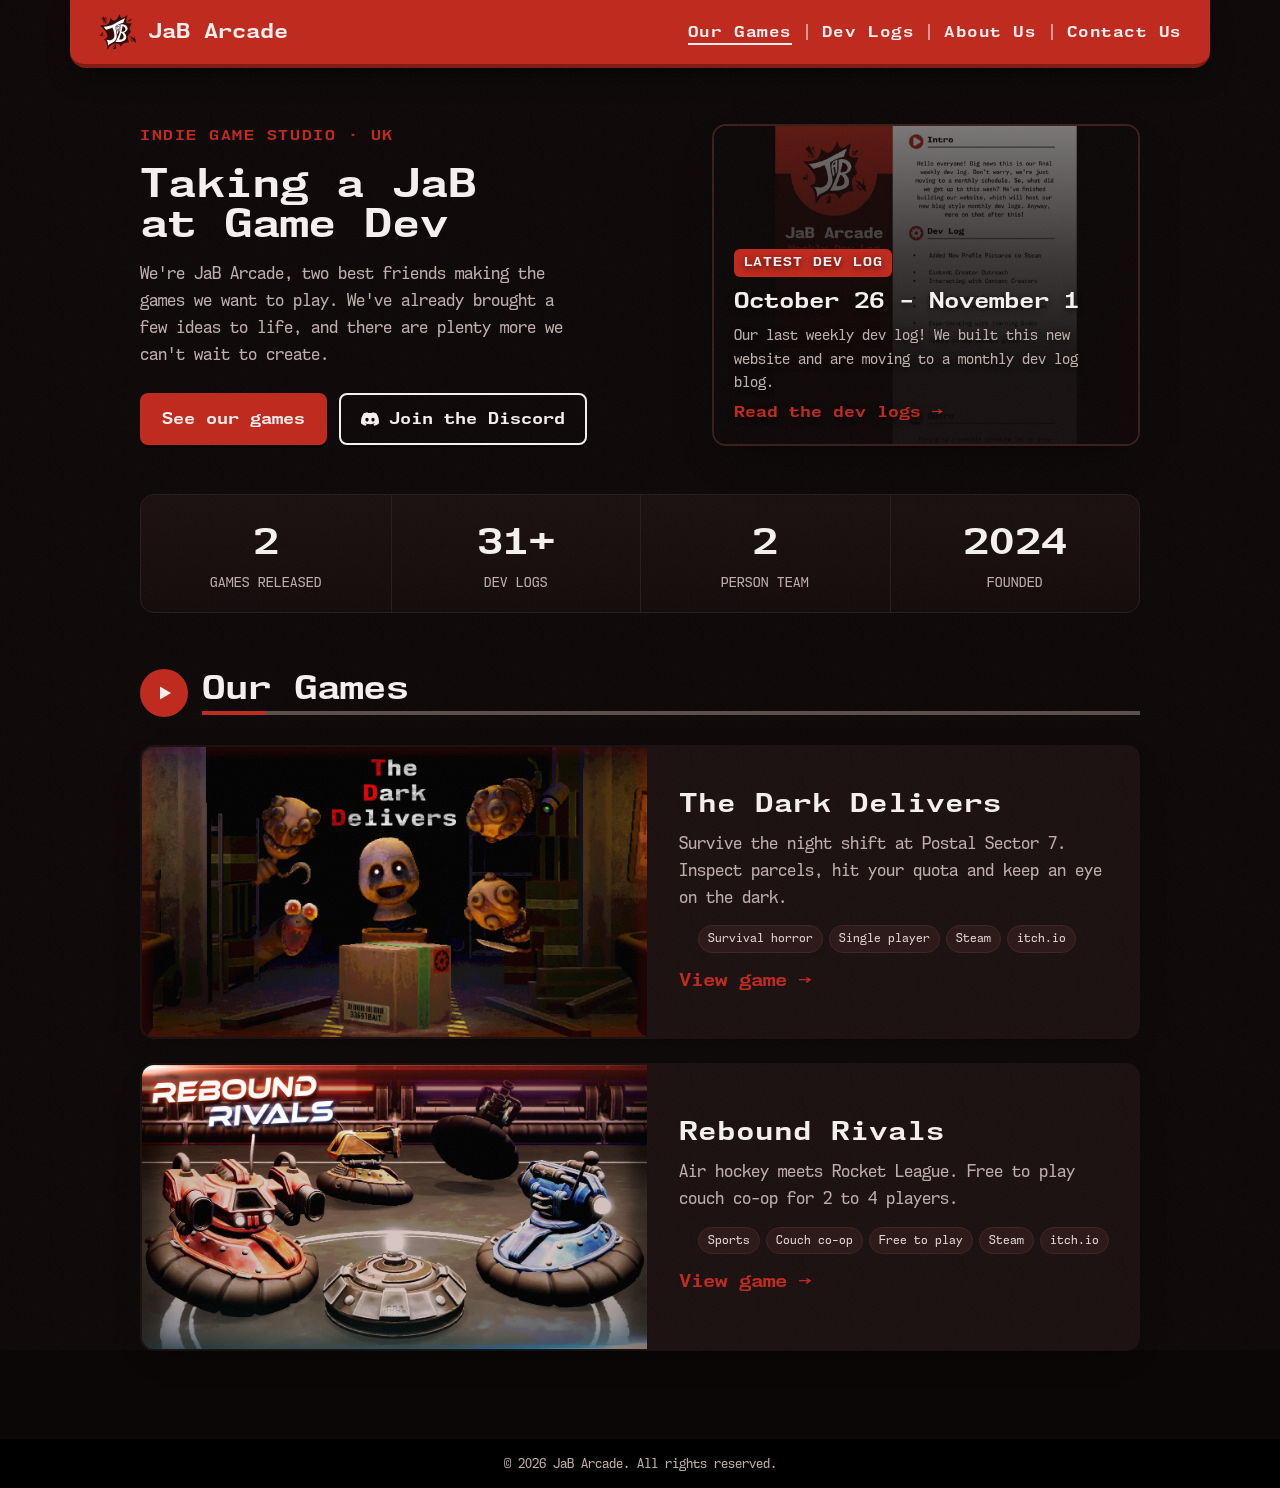
<file: index.html>
<!doctype html>
<html lang="en">
<head>
<meta charset="utf-8">
<meta name="viewport" content="width=device-width, initial-scale=1, viewport-fit=cover">
<title>JaB Arcade | Indie Game Studio</title>
<meta name="description" content="JaB Arcade is a two-person indie game studio from the UK. Creators of The Dark Delivers.">
<link rel="canonical" href="https://jabarcade.com/">
<link rel="icon" href="/img/favicon-32.png" sizes="32x32" type="image/png">
<link rel="apple-touch-icon" href="/img/apple-touch-icon.png">
<meta name="theme-color" content="#c0281c">
<meta property="og:type" content="website">
<meta property="og:site_name" content="JaB Arcade">
<meta property="og:title" content="JaB Arcade">
<meta property="og:description" content="JaB Arcade is a two-person indie game studio from the UK. Creators of The Dark Delivers.">
<meta property="og:url" content="https://jabarcade.com/">
<meta property="og:image" content="https://jabarcade.com/img/og-jab.jpg">
<meta property="og:image:width" content="1200">
<meta property="og:image:height" content="630">
<meta name="twitter:card" content="summary_large_image">
<link rel="stylesheet" href="/style.css">
<style>html{padding-block:env(safe-area-inset-top,0px) env(safe-area-inset-bottom,0px);background:#0c0707;color:#f6f1f0;font-family:Consolas,"Courier New",monospace}body{margin:0}a{color:inherit}svg{width:1.25em;height:1.25em}</style>
</head>
<body>
<header>
  <div class="wrap hd">
    <a class="brand" href="/"><img src="/img/logo.svg" alt="" width="40" height="40">JaB Arcade</a>
    <button type="button" class="menu-btn" aria-label="Open menu" aria-expanded="false"><span></span><span></span><span></span></button>
    <nav class="nav" aria-label="Main">
      <a href="/#games" aria-current="page">Our Games</a>
      <a href="/devlogs/">Dev Logs</a>
      <a href="/about/">About Us</a>
      <a href="/contact/">Contact Us</a>
    </nav>
  </div>
</header>

<main class="wrap">
  <section class="home-intro">
    <div class="intro-text">
      <span class="eyebrow">Indie game studio · UK</span>
      <h1>Taking a JaB at Game Dev</h1>
      <p>We're JaB Arcade, two best friends making the games we want to play. We've already brought a few ideas to life, and there are plenty more we can't wait to create.</p>
      <div class="cta">
        <a class="btn" href="#games">See our games</a>
        <a class="btn line" href="https://discord.gg/TVny644Y8V" target="_blank" rel="noopener"><svg class="bi" viewBox="0 0 24 24" aria-hidden="true"><path d="M20.317 4.3698a19.7913 19.7913 0 00-4.8851-1.5152.0741.0741 0 00-.0785.0371c-.211.3753-.4447.8648-.6083 1.2495-1.8447-.2762-3.68-.2762-5.4868 0-.1636-.3933-.4058-.8742-.6177-1.2495a.077.077 0 00-.0785-.037 19.7363 19.7363 0 00-4.8852 1.515.0699.0699 0 00-.0321.0277C.5334 9.0458-.319 13.5799.0992 18.0578a.0824.0824 0 00.0312.0561c2.0528 1.5076 4.0413 2.4228 5.9929 3.0294a.0777.0777 0 00.0842-.0276c.4616-.6304.8731-1.2952 1.226-1.9942a.076.076 0 00-.0416-.1057c-.6528-.2476-1.2743-.5495-1.8722-.8923a.077.077 0 01-.0076-.1277c.1258-.0943.2517-.1923.3718-.2914a.0743.0743 0 01.0776-.0105c3.9278 1.7933 8.18 1.7933 12.0614 0a.0739.0739 0 01.0785.0095c.1202.099.246.1981.3728.2924a.077.077 0 01-.0066.1276 12.2986 12.2986 0 01-1.873.8914.0766.0766 0 00-.0407.1067c.3604.698.7719 1.3628 1.225 1.9932a.076.076 0 00.0842.0286c1.961-.6067 3.9495-1.5219 6.0023-3.0294a.077.077 0 00.0313-.0552c.5004-5.177-.8382-9.6739-3.5485-13.6604a.061.061 0 00-.0312-.0286zM8.02 15.3312c-1.1825 0-2.1569-1.0857-2.1569-2.419 0-1.3332.9555-2.4189 2.157-2.4189 1.2108 0 2.1757 1.0952 2.1568 2.419 0 1.3332-.9555 2.4189-2.1569 2.4189zm7.9748 0c-1.1825 0-2.1569-1.0857-2.1569-2.419 0-1.3332.9554-2.4189 2.1569-2.4189 1.2108 0 2.1757 1.0952 2.1568 2.419 0 1.3332-.946 2.4189-2.1568 2.4189Z"/></svg>Join the Discord</a>
      </div>
    </div>
    <a class="news" href="/devlogs/">
      <img src="/img/devlogs/2026-11-02-t.webp" alt="" width="640" height="640" style="object-position:center 12%">
      <span class="news-body">
        <span class="tag">Latest dev log</span>
        <strong>October 26 - November 1</strong>
        <span class="ds">Our last weekly dev log! We built this new website and are moving to a monthly dev log blog.</span>
        <span class="go">Read the dev logs &rarr;</span>
      </span>
    </a>
  </section>

  <section class="stats" aria-label="JaB Arcade in numbers">
    <div><strong data-count="2">2</strong><span>games released</span></div>
    <div><strong data-count="31" data-suffix="+">31+</strong><span>dev logs</span></div>
    <div><strong data-count="2">2</strong><span>person team</span></div>
    <div><strong data-count="2024">2024</strong><span>founded</span></div>
  </section>

  <section class="section" id="games">
    <div class="sh">
      <span class="ico"><svg viewBox="0 0 24 24"><path d="M8 5.5v13l11-6.5z"/></svg></span>
      <div><h2>Our Games</h2></div>
    </div>

    <a class="game" href="/the-dark-delivers/">
      <div class="media"><img src="/img/tdd-capsule.webp" alt="The Dark Delivers key art" width="1232" height="706"></div>
      <div class="info">
        <h3>The Dark Delivers</h3>
        <p>Survive the night shift at Postal Sector 7. Inspect parcels, hit your quota and keep an eye on the dark.</p>
        <ul class="chips"><li>Survival horror</li><li>Single player</li><li>Steam</li><li>itch.io</li></ul>
        <span class="go">View game &rarr;</span>
      </div>
    </a>

    <a class="game" href="/rebound-rivals/">
      <div class="media"><img src="/img/rr-cover.webp" alt="Rebound Rivals cover art" width="1232" height="693"></div>
      <div class="info">
        <h3>Rebound Rivals</h3>
        <p>Air hockey meets Rocket League. Free to play couch co-op for 2 to 4 players.</p>
        <ul class="chips"><li>Sports</li><li>Couch co-op</li><li>Free to play</li><li>Steam</li><li>itch.io</li></ul>
        <span class="go">View game &rarr;</span>
      </div>
    </a>
  </section>
</main>

<footer>
  <div class="wrap">&copy; 2026 JaB Arcade. All rights reserved.</div>
</footer>
<script src="/site.js"></script>
</body>
</html>
</file>
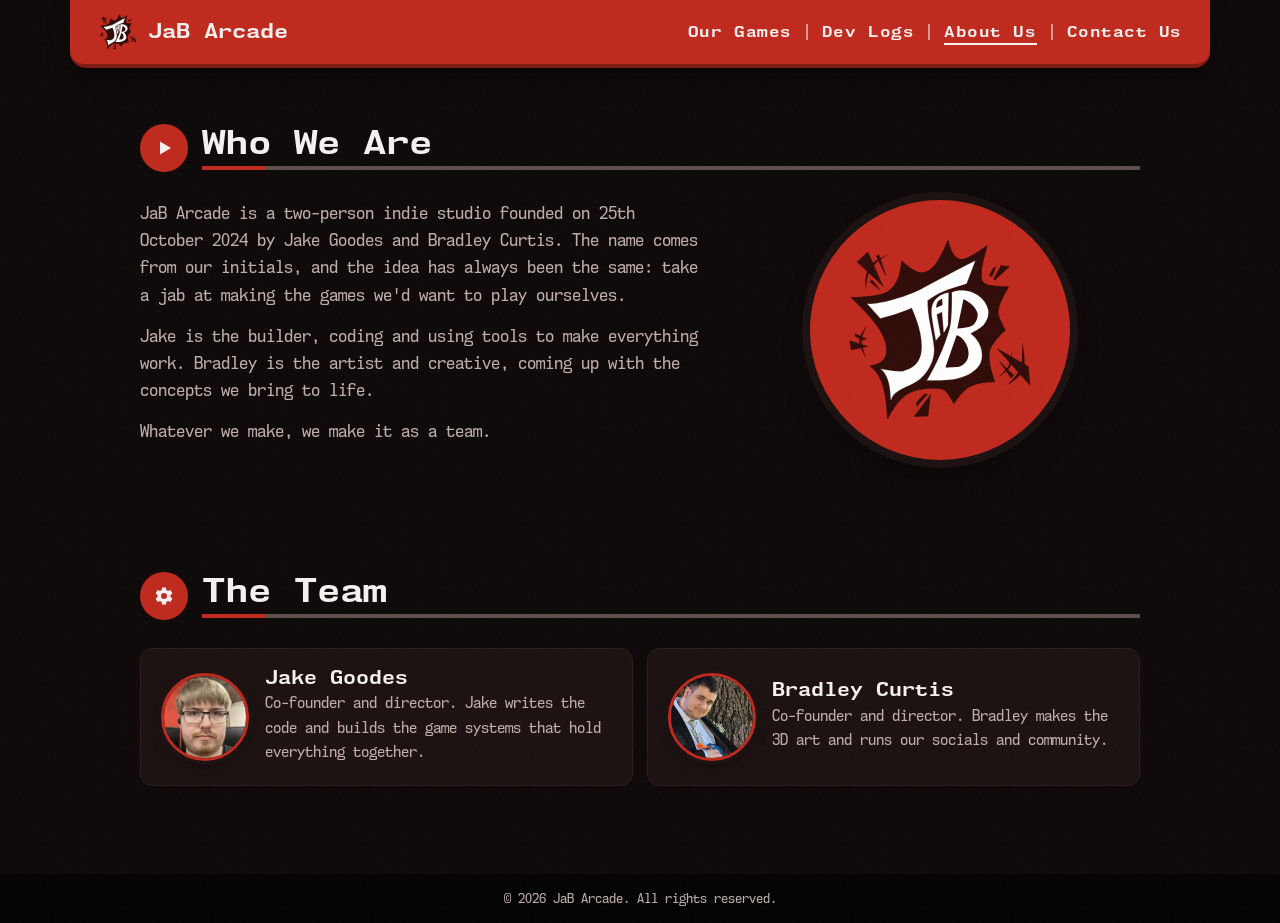
<file: about/index.html>
<!doctype html>
<html lang="en">
<head>
<meta charset="utf-8">
<meta name="viewport" content="width=device-width, initial-scale=1, viewport-fit=cover">
<title>About | JaB Arcade</title>
<meta name="description" content="Meet JaB Arcade, the two-person indie game studio of Jake Goodes and Bradley Curtis.">
<link rel="canonical" href="https://jabarcade.com/about/">
<link rel="icon" href="/img/favicon-32.png" sizes="32x32" type="image/png">
<link rel="apple-touch-icon" href="/img/apple-touch-icon.png">
<meta name="theme-color" content="#c0281c">
<meta property="og:type" content="website">
<meta property="og:site_name" content="JaB Arcade">
<meta property="og:title" content="About JaB Arcade">
<meta property="og:description" content="Meet JaB Arcade, the two-person indie game studio of Jake Goodes and Bradley Curtis.">
<meta property="og:url" content="https://jabarcade.com/about/">
<meta property="og:image" content="https://jabarcade.com/img/og-jab.jpg">
<meta property="og:image:width" content="1200">
<meta property="og:image:height" content="630">
<meta name="twitter:card" content="summary_large_image">
<link rel="stylesheet" href="/style.css">
<style>html{padding-block:env(safe-area-inset-top,0px) env(safe-area-inset-bottom,0px);background:#0c0707;color:#f6f1f0;font-family:Consolas,"Courier New",monospace}body{margin:0}a{color:inherit}svg{width:1.25em;height:1.25em}</style>
</head>
<body>
<header>
  <div class="wrap hd">
    <a class="brand" href="/"><img src="/img/logo.svg" alt="" width="40" height="40">JaB Arcade</a>
    <button type="button" class="menu-btn" aria-label="Open menu" aria-expanded="false"><span></span><span></span><span></span></button>
    <nav class="nav" aria-label="Main">
      <a href="/#games">Our Games</a>
      <a href="/devlogs/">Dev Logs</a>
      <a href="/about/" aria-current="page">About Us</a>
      <a href="/contact/">Contact Us</a>
    </nav>
  </div>
</header>

<main class="wrap">
  <section class="section">
    <div class="sh">
      <span class="ico"><svg viewBox="0 0 24 24"><path d="M8 5.5v13l11-6.5z"/></svg></span>
      <div><h2>Who We Are</h2></div>
    </div>
    <div class="cols">
    <div class="prose">
      <p>JaB Arcade is a two-person indie studio founded on 25th October 2024 by Jake Goodes and Bradley Curtis. The name comes from our initials, and the idea has always been the same: take a jab at making the games we'd want to play ourselves.</p>
      <p>Jake is the builder, coding and using tools to make everything work. Bradley is the artist and creative, coming up with the concepts we bring to life.</p>
      <p>Whatever we make, we make it as a team.</p>
    </div>
    <div class="logo-disc"><img src="/img/logo.svg" alt="JaB Arcade logo" width="400" height="400"></div>
    </div>
  </section>

  <section class="section">
    <div class="sh">
      <span class="ico"><svg viewBox="0 0 24 24"><path d="M19.4 13a7.6 7.6 0 0 0 0-2l2-1.6-2-3.4-2.4 1a7.4 7.4 0 0 0-1.7-1L15 3.5h-4L10.7 6a7.4 7.4 0 0 0-1.7 1l-2.4-1-2 3.4 2 1.6a7.6 7.6 0 0 0 0 2l-2 1.6 2 3.4 2.4-1a7.4 7.4 0 0 0 1.7 1l.3 2.5h4l.3-2.5a7.4 7.4 0 0 0 1.7-1l2.4 1 2-3.4zM13 15a3 3 0 1 1 0-6 3 3 0 0 1 0 6z" transform="translate(-1 0)"/></svg></span>
      <div><h2>The Team</h2></div>
    </div>
    <div class="team">
      <div class="person"><img class="avimg" src="/img/jake.webp" alt="Jake Goodes" width="240" height="240"><div><h3>Jake Goodes</h3><p>Co-founder and director. Jake writes the code and builds the game systems that hold everything together.</p></div></div>
      <div class="person"><img class="avimg" src="/img/bradley.webp" alt="Bradley Curtis" width="240" height="240"><div><h3>Bradley Curtis</h3><p>Co-founder and director. Bradley makes the 3D art and runs our socials and community.</p></div></div>
    </div>
  </section>
</main>

<footer>
  <div class="wrap">&copy; 2026 JaB Arcade. All rights reserved.</div>
</footer>
<script src="/site.js"></script>
</body>
</html>
</file>
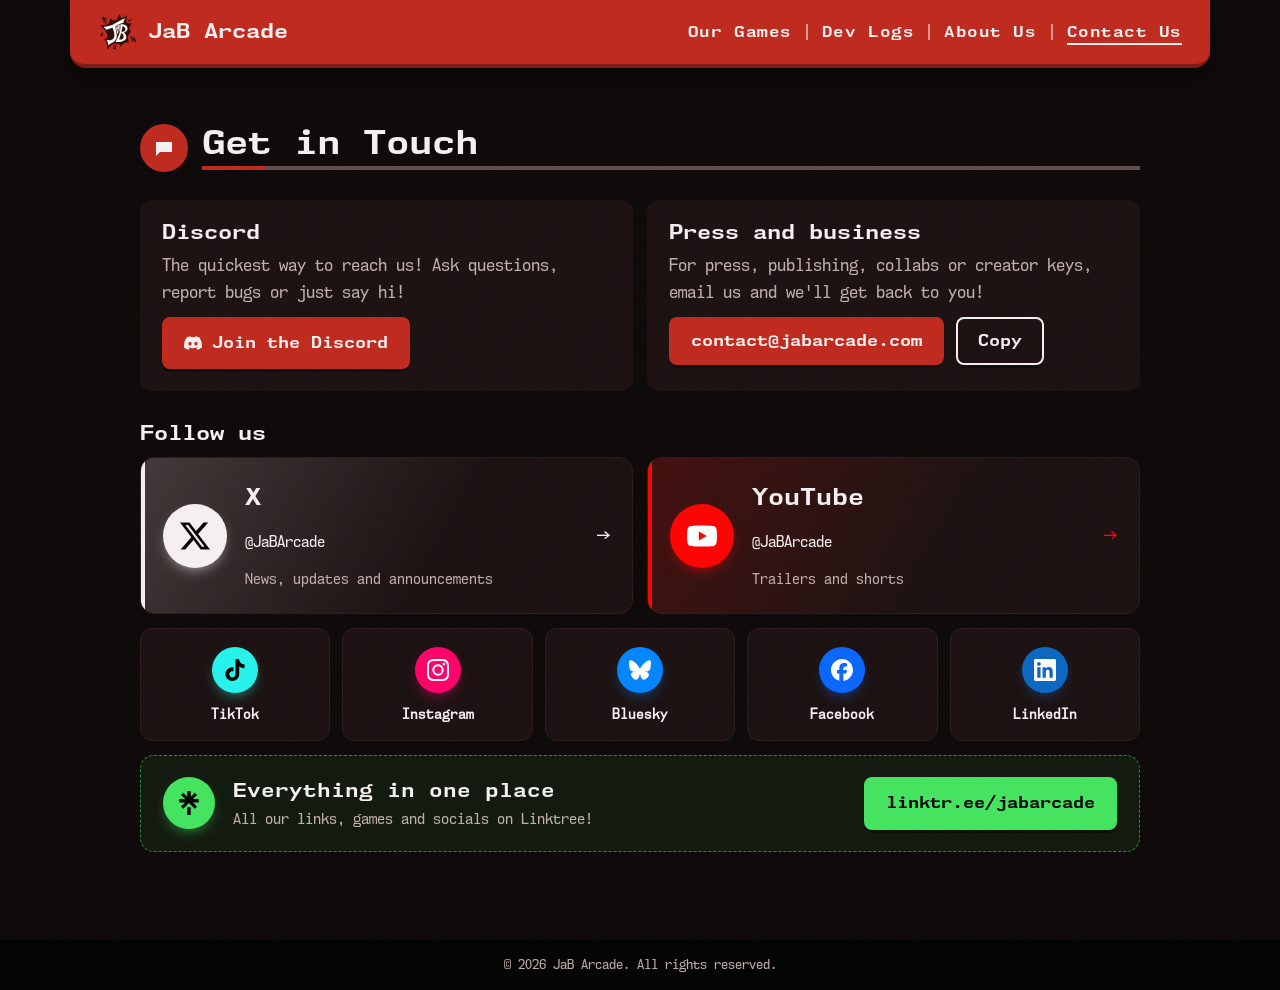
<file: contact/index.html>
<!doctype html>
<html lang="en">
<head>
<meta charset="utf-8">
<meta name="viewport" content="width=device-width, initial-scale=1, viewport-fit=cover">
<title>Contact Us | JaB Arcade</title>
<meta name="description" content="Join the JaB Arcade Discord, email contact@jabarcade.com for press and business, or follow us on socials.">
<link rel="canonical" href="https://jabarcade.com/contact/">
<link rel="icon" href="/img/favicon-32.png" sizes="32x32" type="image/png">
<link rel="apple-touch-icon" href="/img/apple-touch-icon.png">
<meta name="theme-color" content="#c0281c">
<meta property="og:type" content="website">
<meta property="og:site_name" content="JaB Arcade">
<meta property="og:title" content="Contact JaB Arcade">
<meta property="og:description" content="Join the JaB Arcade Discord, email contact@jabarcade.com for press and business, or follow us on socials.">
<meta property="og:url" content="https://jabarcade.com/contact/">
<meta property="og:image" content="https://jabarcade.com/img/og-jab.jpg">
<meta property="og:image:width" content="1200">
<meta property="og:image:height" content="630">
<meta name="twitter:card" content="summary_large_image">
<link rel="stylesheet" href="/style.css">
<style>html{padding-block:env(safe-area-inset-top,0px) env(safe-area-inset-bottom,0px);background:#0c0707;color:#f6f1f0;font-family:Consolas,"Courier New",monospace}body{margin:0}a{color:inherit}svg{width:1.25em;height:1.25em}
.ways{display:grid;grid-template-columns:repeat(2,1fr);gap:14px}
.way{background:var(--panel);border-radius:12px;padding:22px;display:grid;gap:10px;align-content:start}
.way h3{font-size:1.15rem}
.way p{color:var(--muted)}
.way .btn{justify-self:start}
.mail{display:flex;gap:12px;align-items:stretch;flex-wrap:wrap}
.mail a.btn{user-select:all;word-break:break-all}
.mail .btn{cursor:pointer;font-family:var(--display);font-size:.9rem;line-height:1.4;padding:12px 20px;margin:0}
.follow{font-size:1.15rem;margin-top:32px}
.follow + .socials{margin-top:14px}
@media (max-width:620px){.ways{grid-template-columns:1fr}}
</style>
</head>
<body>
<header>
  <div class="wrap hd">
    <a class="brand" href="/"><img src="/img/logo.svg" alt="" width="40" height="40">JaB Arcade</a>
    <button type="button" class="menu-btn" aria-label="Open menu" aria-expanded="false"><span></span><span></span><span></span></button>
    <nav class="nav" aria-label="Main">
      <a href="/#games">Our Games</a>
      <a href="/devlogs/">Dev Logs</a>
      <a href="/about/">About Us</a>
      <a href="/contact/" aria-current="page">Contact Us</a>
    </nav>
  </div>
</header>

<main class="wrap">
  <section class="section">
    <div class="sh">
      <span class="ico"><svg viewBox="0 0 24 24"><path d="M4 6h16v10H8l-4 4z"/></svg></span>
      <div><h2>Get in Touch</h2></div>
    </div>
    <div class="ways">
      <div class="way">
        <h3>Discord</h3>
        <p>The quickest way to reach us! Ask questions, report bugs or just say hi!</p>
        <a class="btn" href="https://discord.gg/TVny644Y8V" target="_blank" rel="noopener"><svg class="bi" viewBox="0 0 24 24" aria-hidden="true"><path d="M20.317 4.3698a19.7913 19.7913 0 00-4.8851-1.5152.0741.0741 0 00-.0785.0371c-.211.3753-.4447.8648-.6083 1.2495-1.8447-.2762-3.68-.2762-5.4868 0-.1636-.3933-.4058-.8742-.6177-1.2495a.077.077 0 00-.0785-.037 19.7363 19.7363 0 00-4.8852 1.515.0699.0699 0 00-.0321.0277C.5334 9.0458-.319 13.5799.0992 18.0578a.0824.0824 0 00.0312.0561c2.0528 1.5076 4.0413 2.4228 5.9929 3.0294a.0777.0777 0 00.0842-.0276c.4616-.6304.8731-1.2952 1.226-1.9942a.076.076 0 00-.0416-.1057c-.6528-.2476-1.2743-.5495-1.8722-.8923a.077.077 0 01-.0076-.1277c.1258-.0943.2517-.1923.3718-.2914a.0743.0743 0 01.0776-.0105c3.9278 1.7933 8.18 1.7933 12.0614 0a.0739.0739 0 01.0785.0095c.1202.099.246.1981.3728.2924a.077.077 0 01-.0066.1276 12.2986 12.2986 0 01-1.873.8914.0766.0766 0 00-.0407.1067c.3604.698.7719 1.3628 1.225 1.9932a.076.076 0 00.0842.0286c1.961-.6067 3.9495-1.5219 6.0023-3.0294a.077.077 0 00.0313-.0552c.5004-5.177-.8382-9.6739-3.5485-13.6604a.061.061 0 00-.0312-.0286zM8.02 15.3312c-1.1825 0-2.1569-1.0857-2.1569-2.419 0-1.3332.9555-2.4189 2.157-2.4189 1.2108 0 2.1757 1.0952 2.1568 2.419 0 1.3332-.9555 2.4189-2.1569 2.4189zm7.9748 0c-1.1825 0-2.1569-1.0857-2.1569-2.419 0-1.3332.9554-2.4189 2.1569-2.4189 1.2108 0 2.1757 1.0952 2.1568 2.419 0 1.3332-.946 2.4189-2.1568 2.4189Z"/></svg>Join the Discord</a>
      </div>
      <div class="way">
        <h3>Press and business</h3>
        <p>For press, publishing, collabs or creator keys, email us and we'll get back to you!</p>
        <div class="mail"><a class="btn" href="mailto:contact@jabarcade.com" id="mail">contact@jabarcade.com</a><button type="button" class="btn line" id="copy">Copy</button></div>
      </div>
    </div>
    <h3 class="follow">Follow us</h3>
    <div class="soc-feat">
      <a class="sf" href="https://x.com/JaBArcade" target="_blank" rel="noopener" style="--b:#f6f1f0;--bi:#000"><span class="si"><svg viewBox="0 0 24 24" aria-hidden="true"><path d="M18.901 1.153h3.68l-8.04 9.19L24 22.846h-7.406l-5.8-7.584-6.638 7.584H.474l8.6-9.83L0 1.154h7.594l5.243 6.932ZM17.61 20.644h2.039L6.486 3.24H4.298Z"/></svg></span><span class="txt"><strong>X</strong><span class="hd">@JaBArcade</span><span class="ds">News, updates and announcements</span></span><span class="arr">&rarr;</span></a>
      <a class="sf" href="https://youtube.com/@JaBArcade" target="_blank" rel="noopener" style="--b:#FF0000;--bi:#fff"><span class="si"><svg viewBox="0 0 24 24" aria-hidden="true"><path d="M23.498 6.186a3.016 3.016 0 0 0-2.122-2.136C19.505 3.545 12 3.545 12 3.545s-7.505 0-9.377.505A3.017 3.017 0 0 0 .502 6.186C0 8.07 0 12 0 12s0 3.93.502 5.814a3.016 3.016 0 0 0 2.122 2.136c1.871.505 9.376.505 9.376.505s7.505 0 9.377-.505a3.015 3.015 0 0 0 2.122-2.136C24 15.93 24 12 24 12s0-3.93-.502-5.814zM9.545 15.568V8.432L15.818 12l-6.273 3.568z"/></svg></span><span class="txt"><strong>YouTube</strong><span class="hd">@JaBArcade</span><span class="ds">Trailers and shorts</span></span><span class="arr">&rarr;</span></a>
    </div>
    <div class="soc-small">
      <a href="https://www.tiktok.com/@jab_arcade" target="_blank" rel="noopener" style="--b:#25F4EE;--bi:#000"><span class="si"><svg viewBox="0 0 24 24" aria-hidden="true"><path d="M12.525.02c1.31-.02 2.61-.01 3.91-.02.08 1.53.63 3.09 1.75 4.17 1.12 1.11 2.7 1.62 4.24 1.79v4.03c-1.44-.05-2.89-.35-4.2-.97-.57-.26-1.1-.59-1.62-.93-.01 2.92.01 5.84-.02 8.75-.08 1.4-.54 2.79-1.35 3.94-1.31 1.92-3.58 3.17-5.91 3.21-1.43.08-2.86-.31-4.08-1.03-2.02-1.19-3.44-3.37-3.65-5.71-.02-.5-.03-1-.01-1.49.18-1.9 1.12-3.72 2.58-4.96 1.66-1.44 3.98-2.13 6.15-1.72.02 1.48-.04 2.96-.04 4.44-.99-.32-2.15-.23-3.02.37-.63.41-1.11 1.04-1.36 1.75-.21.51-.15 1.07-.14 1.61.24 1.64 1.82 3.02 3.5 2.87 1.12-.01 2.19-.66 2.77-1.61.19-.33.4-.67.41-1.06.1-1.79.06-3.57.07-5.36.01-4.03-.01-8.05.02-12.07z"/></svg></span>TikTok</a>
      <a href="https://instagram.com/jab_arcade" target="_blank" rel="noopener" style="--b:#FF0069;--bi:#fff"><span class="si"><svg viewBox="0 0 24 24" aria-hidden="true"><path d="M7.0301.084c-1.2768.0602-2.1487.264-2.911.5634-.7888.3075-1.4575.72-2.1228 1.3877-.6652.6677-1.075 1.3368-1.3802 2.127-.2954.7638-.4956 1.6365-.552 2.914-.0564 1.2775-.0689 1.6882-.0626 4.947.0062 3.2586.0206 3.6671.0825 4.9473.061 1.2765.264 2.1482.5635 2.9107.308.7889.72 1.4573 1.388 2.1228.6679.6655 1.3365 1.0743 2.1285 1.38.7632.295 1.6361.4961 2.9134.552 1.2773.056 1.6884.069 4.9462.0627 3.2578-.0062 3.668-.0207 4.9478-.0814 1.28-.0607 2.147-.2652 2.9098-.5633.7889-.3086 1.4578-.72 2.1228-1.3881.665-.6682 1.0745-1.3378 1.3795-2.1284.2957-.7632.4966-1.636.552-2.9124.056-1.2809.0692-1.6898.063-4.948-.0063-3.2583-.021-3.6668-.0817-4.9465-.0607-1.2797-.264-2.1487-.5633-2.9117-.3084-.7889-.72-1.4568-1.3876-2.1228C21.2982 1.33 20.628.9208 19.8378.6165 19.074.321 18.2017.1197 16.9244.0645 15.6471.0093 15.236-.005 11.977.0014 8.718.0076 8.31.0215 7.0301.0839m.1402 21.6932c-1.17-.0509-1.8053-.2453-2.2287-.408-.5606-.216-.96-.4771-1.3819-.895-.422-.4178-.6811-.8186-.9-1.378-.1644-.4234-.3624-1.058-.4171-2.228-.0595-1.2645-.072-1.6442-.079-4.848-.007-3.2037.0053-3.583.0607-4.848.05-1.169.2456-1.805.408-2.2282.216-.5613.4762-.96.895-1.3816.4188-.4217.8184-.6814 1.3783-.9003.423-.1651 1.0575-.3614 2.227-.4171 1.2655-.06 1.6447-.072 4.848-.079 3.2033-.007 3.5835.005 4.8495.0608 1.169.0508 1.8053.2445 2.228.408.5608.216.96.4754 1.3816.895.4217.4194.6816.8176.9005 1.3787.1653.4217.3617 1.056.4169 2.2263.0602 1.2655.0739 1.645.0796 4.848.0058 3.203-.0055 3.5834-.061 4.848-.051 1.17-.245 1.8055-.408 2.2294-.216.5604-.4763.96-.8954 1.3814-.419.4215-.8181.6811-1.3783.9-.4224.1649-1.0577.3617-2.2262.4174-1.2656.0595-1.6448.072-4.8493.079-3.2045.007-3.5825-.006-4.848-.0608M16.953 5.5864A1.44 1.44 0 1 0 18.39 4.144a1.44 1.44 0 0 0-1.437 1.4424M5.8385 12.012c.0067 3.4032 2.7706 6.1557 6.173 6.1493 3.4026-.0065 6.157-2.7701 6.1506-6.1733-.0065-3.4032-2.771-6.1565-6.174-6.1498-3.403.0067-6.156 2.771-6.1496 6.1738M8 12.0077a4 4 0 1 1 4.008 3.9921A3.9996 3.9996 0 0 1 8 12.0077"/></svg></span>Instagram</a>
      <a href="https://bsky.app/profile/jabarcade.bsky.social" target="_blank" rel="noopener" style="--b:#0285FF;--bi:#fff"><span class="si"><svg viewBox="0 0 24 24" aria-hidden="true"><path d="M12 10.8c-1.087-2.114-4.046-6.053-6.798-7.995C2.566.944 1.561 1.266.902 1.565.139 1.908 0 3.08 0 3.768c0 .69.378 5.65.624 6.479.815 2.736 3.713 3.66 6.383 3.364.136-.02.275-.039.415-.056-.138.022-.276.04-.415.056-3.912.58-7.387 2.005-2.83 7.078 5.013 5.19 6.87-1.113 7.823-4.308.953 3.195 2.05 9.271 7.733 4.308 4.267-4.308 1.172-6.498-2.74-7.078a8.741 8.741 0 0 1-.415-.056c.14.017.279.036.415.056 2.67.297 5.568-.628 6.383-3.364.246-.828.624-5.79.624-6.478 0-.69-.139-1.861-.902-2.206-.659-.298-1.664-.62-4.3 1.24C16.046 4.748 13.087 8.687 12 10.8Z"/></svg></span>Bluesky</a>
      <a href="https://facebook.com/JaBArcade" target="_blank" rel="noopener" style="--b:#0866FF;--bi:#fff"><span class="si"><svg viewBox="0 0 24 24" aria-hidden="true"><path d="M9.101 23.691v-7.98H6.627v-3.667h2.474v-1.58c0-4.085 1.848-5.978 5.858-5.978.401 0 .955.042 1.468.103a8.68 8.68 0 0 1 1.141.195v3.325a8.623 8.623 0 0 0-.653-.036 26.805 26.805 0 0 0-.733-.009c-.707 0-1.259.096-1.675.309a1.686 1.686 0 0 0-.679.622c-.258.42-.374.995-.374 1.752v1.297h3.919l-.386 2.103-.287 1.564h-3.246v8.245C19.396 23.238 24 18.179 24 12.044c0-6.627-5.373-12-12-12s-12 5.373-12 12c0 5.628 3.874 10.35 9.101 11.647Z"/></svg></span>Facebook</a>
      <a href="https://www.linkedin.com/company/jab-arcade" target="_blank" rel="noopener" style="--b:#0A66C2;--bi:#fff"><span class="si"><svg viewBox="0 0 24 24" aria-hidden="true"><path d="M20.447 20.452h-3.554v-5.569c0-1.328-.027-3.037-1.852-3.037-1.853 0-2.136 1.445-2.136 2.939v5.667H9.351V9h3.414v1.561h.046c.477-.9 1.637-1.85 3.37-1.85 3.601 0 4.267 2.37 4.267 5.455v6.286zM5.337 7.433c-1.144 0-2.063-.926-2.063-2.065 0-1.138.92-2.063 2.063-2.063 1.14 0 2.064.925 2.064 2.063 0 1.139-.925 2.065-2.064 2.065zm1.782 13.019H3.555V9h3.564v11.452zM22.225 0H1.771C.792 0 0 .774 0 1.729v20.542C0 23.227.792 24 1.771 24h20.451C23.2 24 24 23.227 24 22.271V1.729C24 .774 23.2 0 22.222 0h.003z"/></svg></span>LinkedIn</a>
    </div>
    <a class="soc-tree" href="https://linktr.ee/jabarcade" target="_blank" rel="noopener" style="--b:#43E55E;--bi:#000">
      <span class="si"><svg viewBox="0 0 24 24" aria-hidden="true"><path d="m13.73635 5.85251 4.00467-4.11665 2.3248 2.3808-4.20064 4.00466h5.9085v3.30473h-5.9365l4.22865 4.10766-2.3248 2.3338L12.0005 12.099l-5.74052 5.76852-2.3248-2.3248 4.22864-4.10766h-5.9375V8.12132h5.9085L3.93417 4.11666l2.3248-2.3808 4.00468 4.11665V0h3.4727zm-3.4727 10.30614h3.4727V24h-3.4727z"/></svg></span>
      <span class="txt"><strong>Everything in one place</strong><span class="ds">All our links, games and socials on Linktree!</span></span>
      <span class="btn">linktr.ee/jabarcade</span>
    </a>
  </section>
</main>

<footer>
  <div class="wrap">&copy; 2026 JaB Arcade. All rights reserved.</div>
</footer>
<script>
document.getElementById('copy').addEventListener('click',function(){
  var b=this,t='contact@jabarcade.com';
  function done(){b.textContent='Copied';setTimeout(function(){b.textContent='Copy'},1500);}
  try{navigator.clipboard.writeText(t).then(done,function(){sel();});}catch(e){sel();}
  function sel(){var r=document.createRange();r.selectNodeContents(document.getElementById('mail'));var g=getSelection();g.removeAllRanges();g.addRange(r);}
});
</script>
<script src="/site.js"></script>
</body>
</html>
</file>
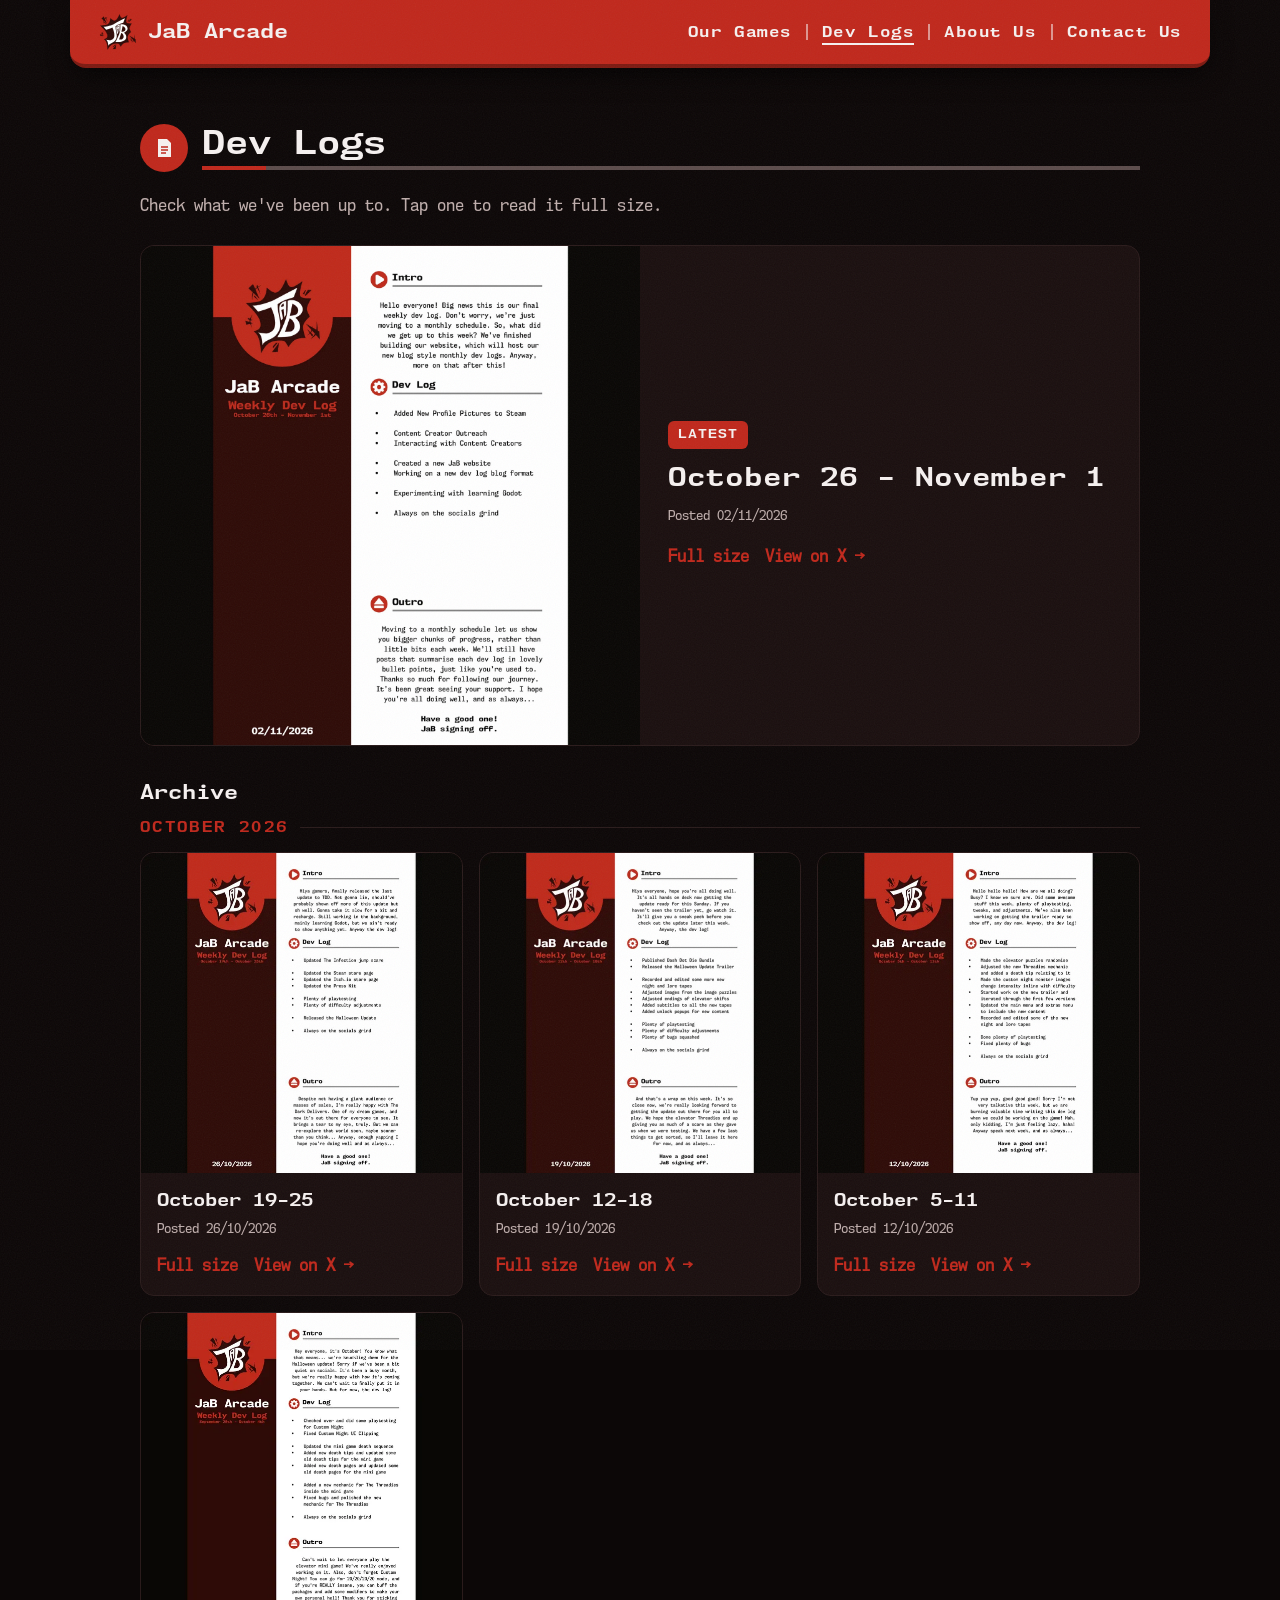
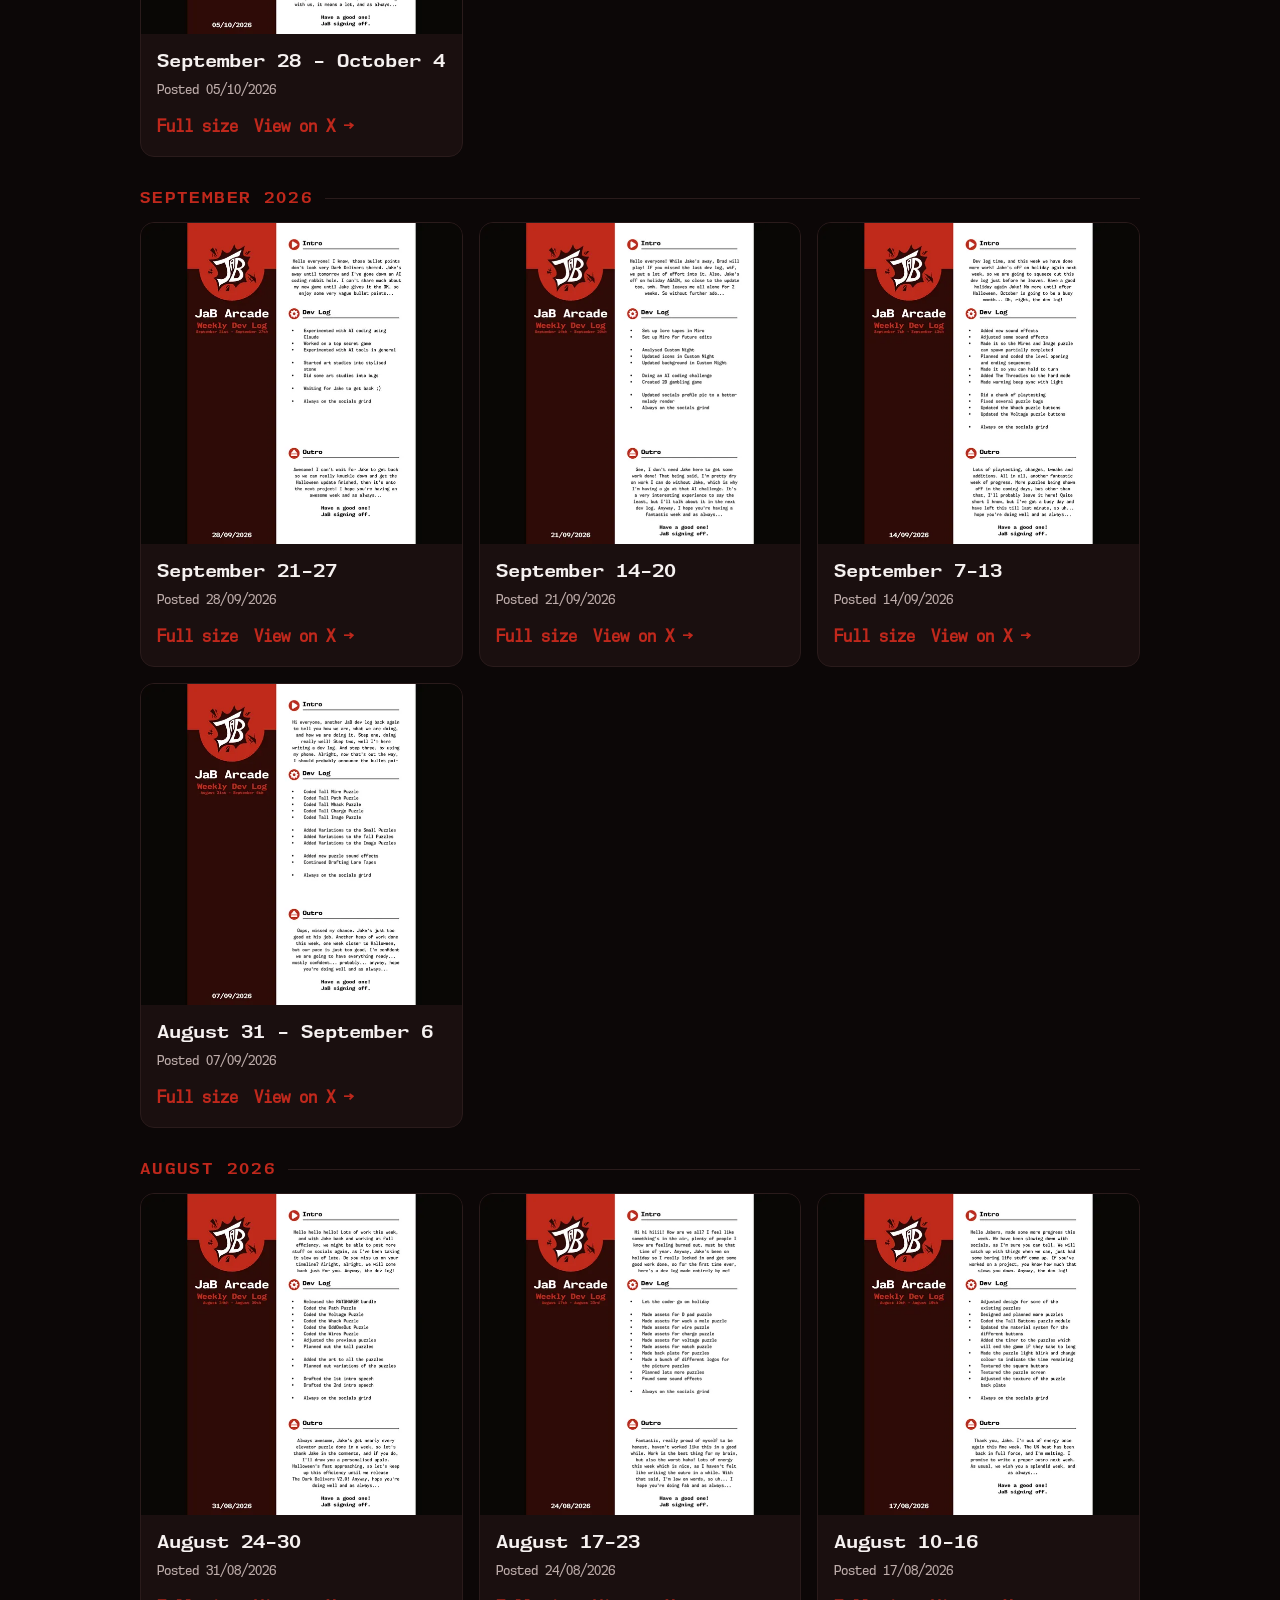
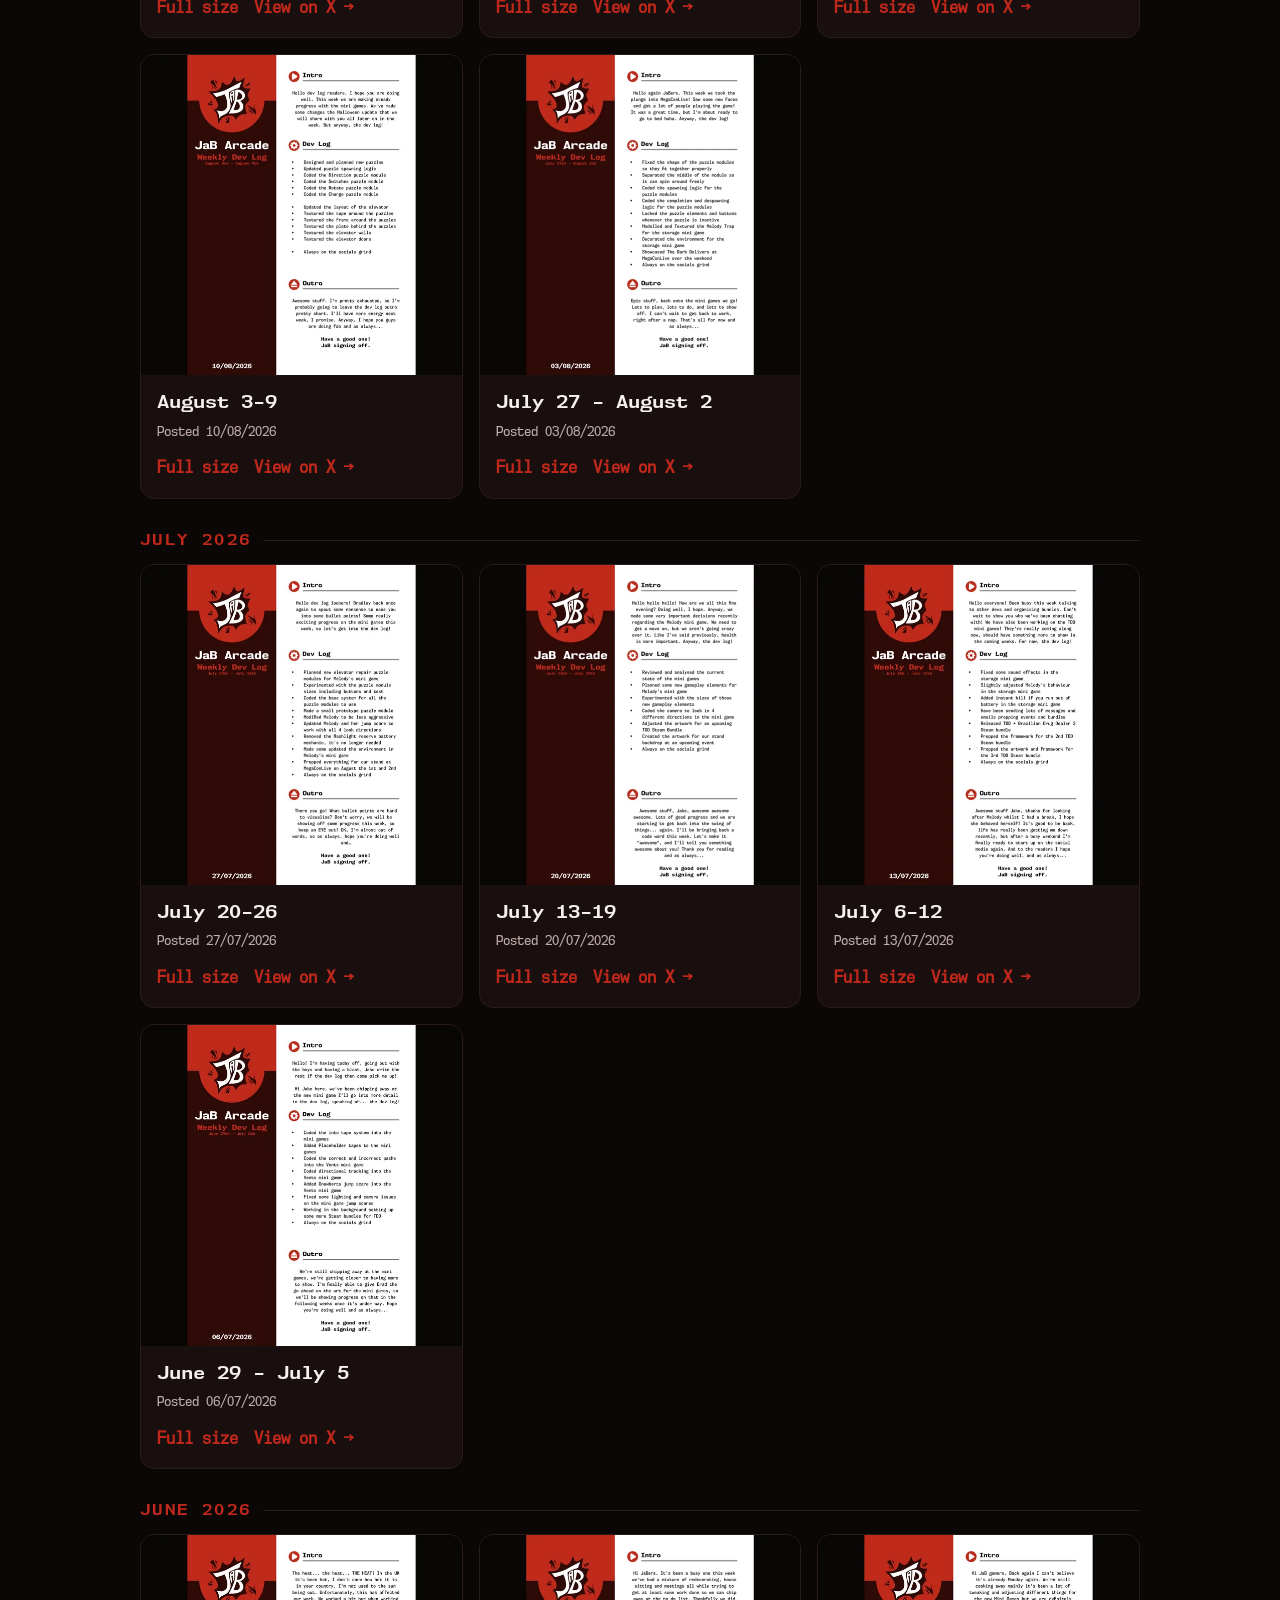
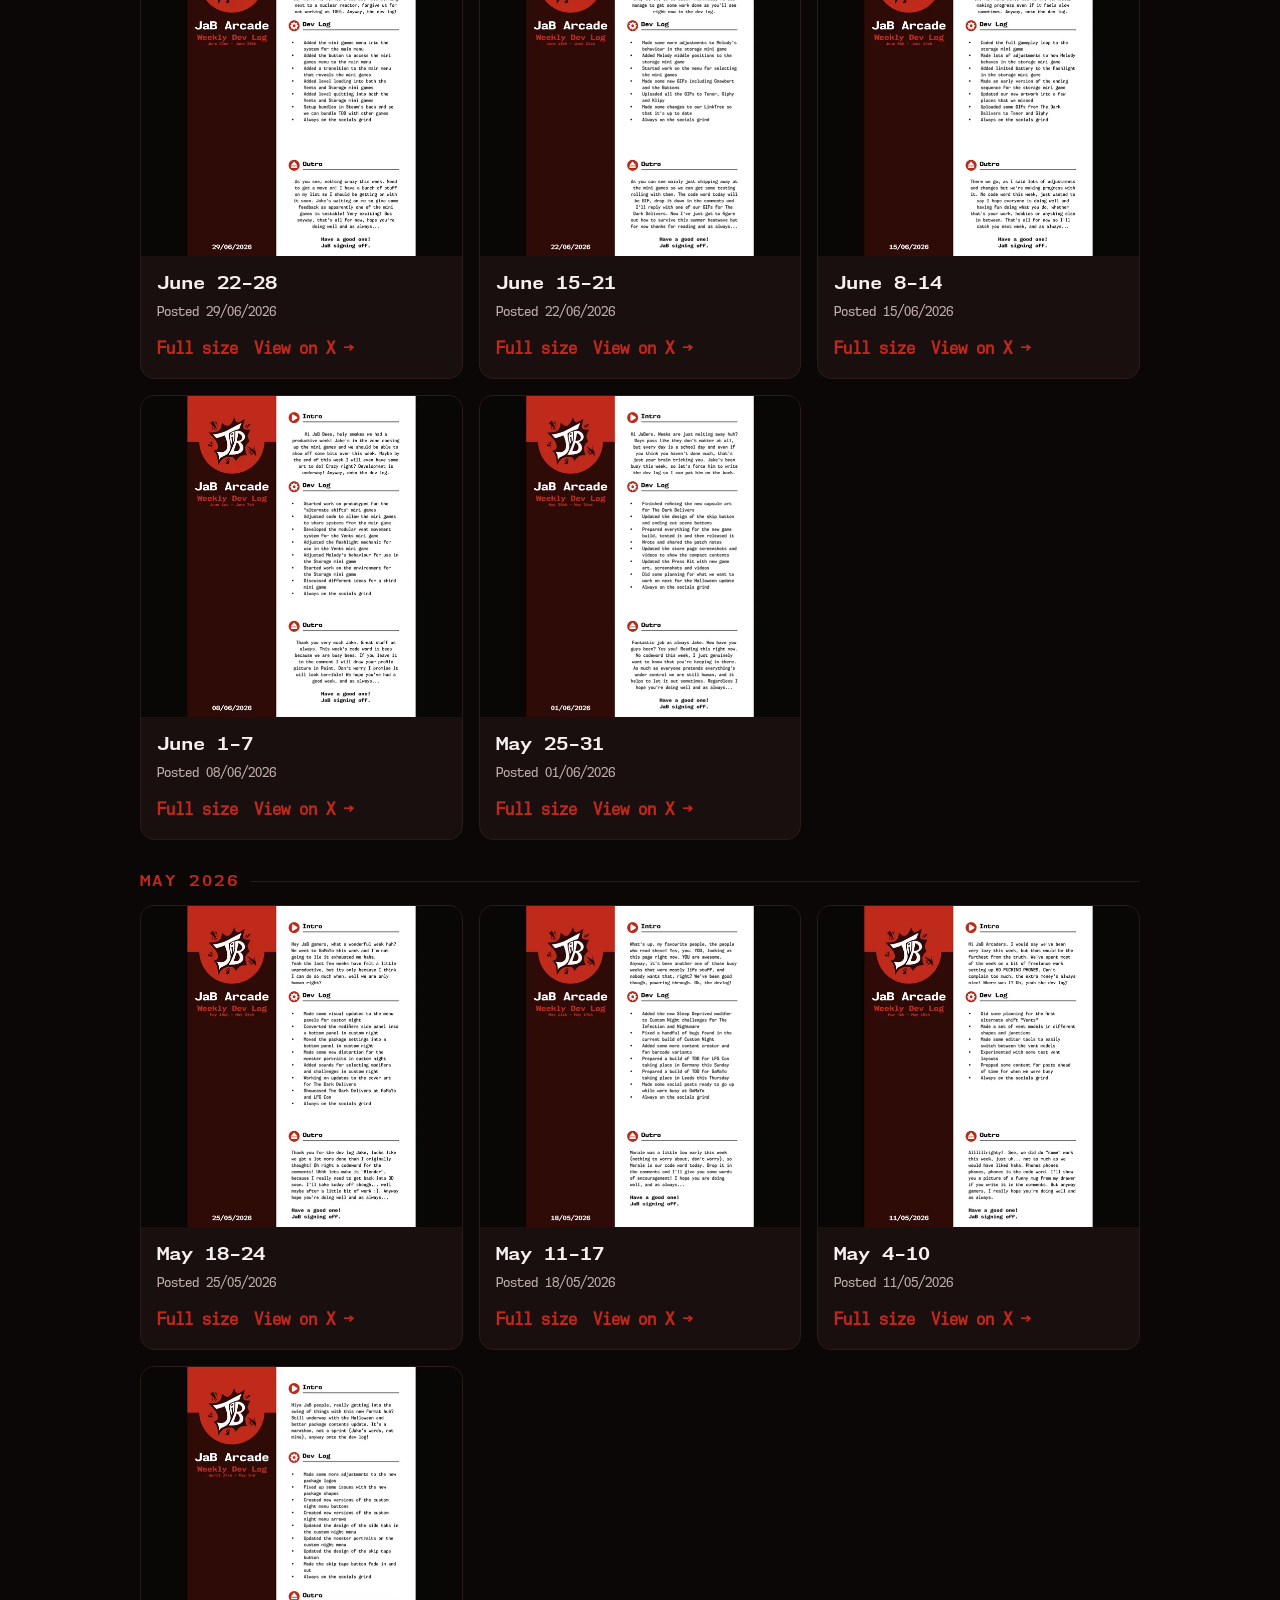
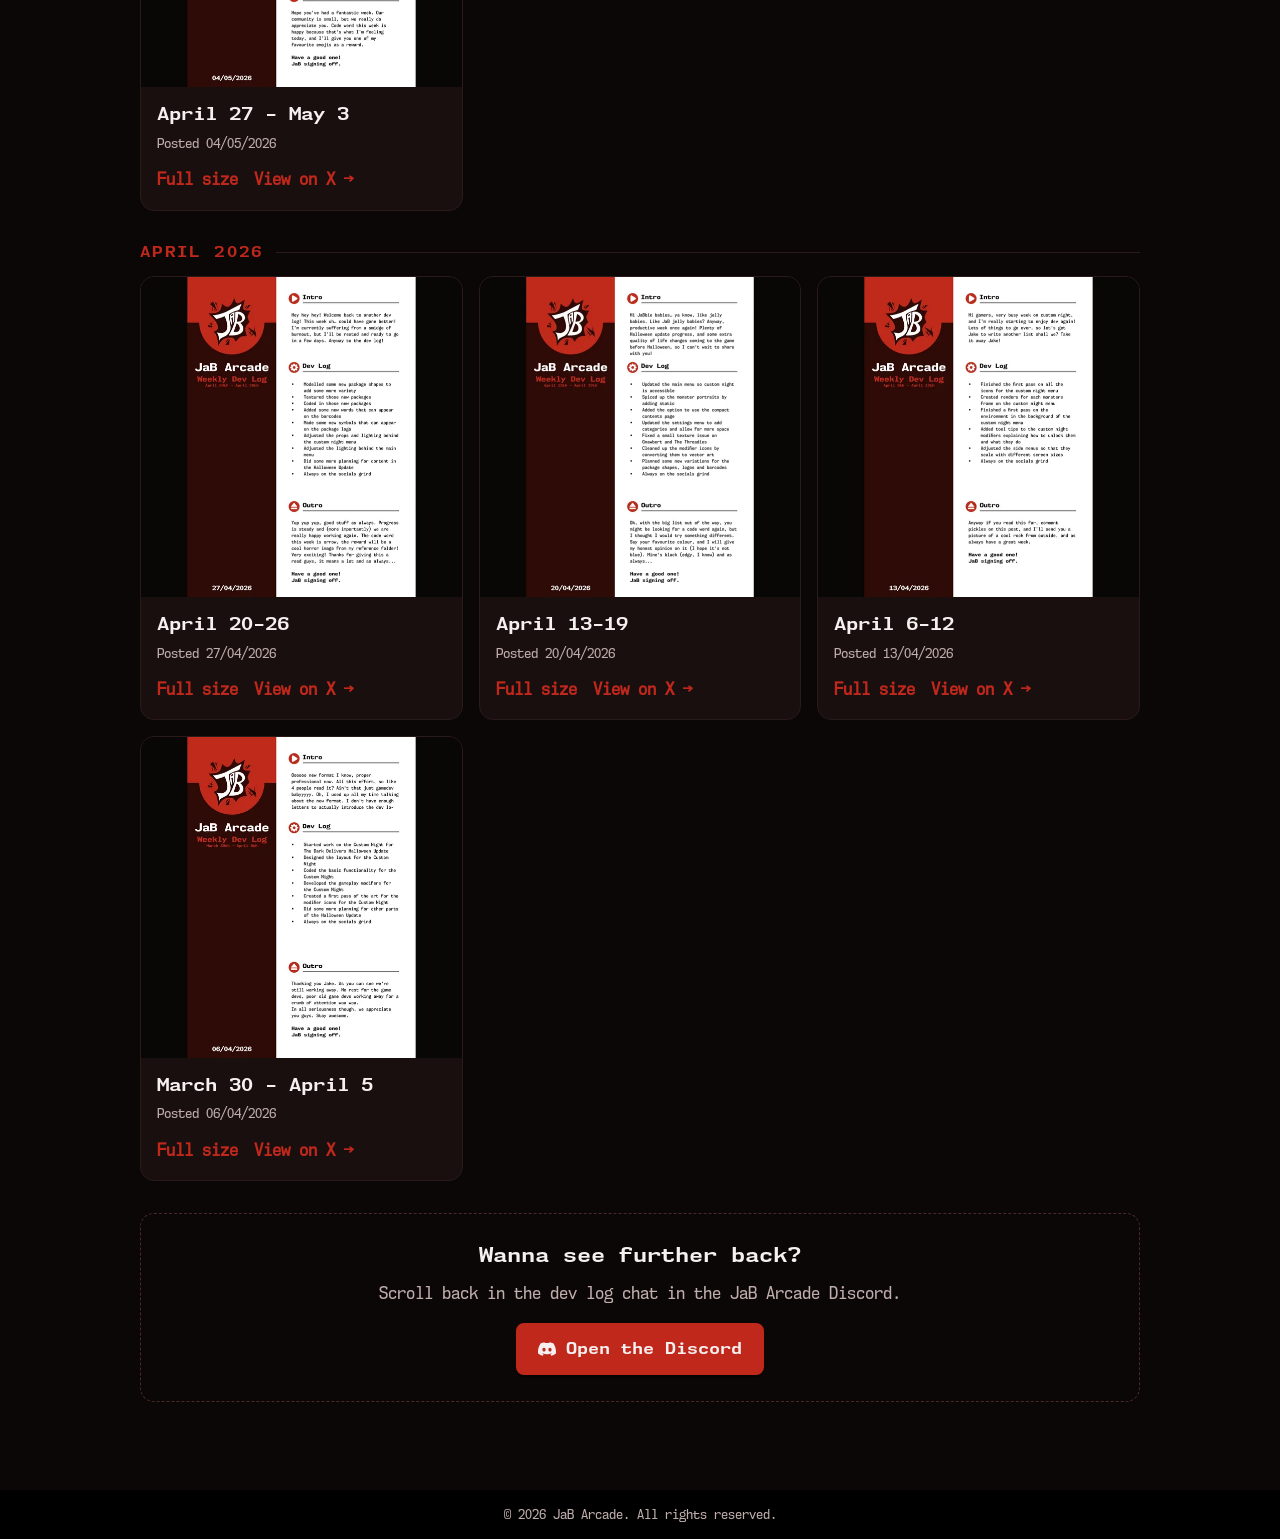
<file: devlogs/index.html>
<!doctype html>
<html lang="en">
<head>
<meta charset="utf-8">
<meta name="viewport" content="width=device-width, initial-scale=1, viewport-fit=cover">
<title>Dev Logs | JaB Arcade</title>
<meta name="description" content="Read our Dev Logs and see what we've been up to.">
<link rel="canonical" href="https://jabarcade.com/devlogs/">
<link rel="icon" href="/img/favicon-32.png" sizes="32x32" type="image/png">
<link rel="apple-touch-icon" href="/img/apple-touch-icon.png">
<meta name="theme-color" content="#c0281c">
<meta property="og:type" content="website">
<meta property="og:site_name" content="JaB Arcade">
<meta property="og:title" content="JaB Arcade Dev Logs">
<meta property="og:description" content="Read our Dev Logs and see what we've been up to.">
<meta property="og:url" content="https://jabarcade.com/devlogs/">
<meta property="og:image" content="https://jabarcade.com/img/og-jab.jpg">
<meta property="og:image:width" content="1200">
<meta property="og:image:height" content="630">
<meta name="twitter:card" content="summary_large_image">
<link rel="stylesheet" href="/style.css">
<style>html{padding-block:env(safe-area-inset-top,0px) env(safe-area-inset-bottom,0px);background:#0c0707;color:#f6f1f0;font-family:Consolas,"Courier New",monospace}body{margin:0}a{color:inherit}svg{width:1.25em;height:1.25em}</style>
</head>
<body>
<header>
  <div class="wrap hd">
    <a class="brand" href="/"><img src="/img/logo.svg" alt="" width="40" height="40">JaB Arcade</a>
    <button type="button" class="menu-btn" aria-label="Open menu" aria-expanded="false"><span></span><span></span><span></span></button>
    <nav class="nav" aria-label="Main">
      <a href="/#games">Our Games</a>
      <a href="/devlogs/" aria-current="page">Dev Logs</a>
      <a href="/about/">About Us</a>
      <a href="/contact/">Contact Us</a>
    </nav>
  </div>
</header>

<main class="wrap">
  <section class="section">
    <div class="sh">
      <span class="ico"><svg viewBox="0 0 24 24"><path d="M6 3h9l4 4v14H6z"/><path d="M9 11h7M9 14h7M9 17h5" stroke="#c0281c" stroke-width="1.6"/></svg></span>
      <div><h2>Dev Logs</h2></div>
    </div>
    <p class="lead-in">Check what we've been up to. Tap one to read it full size.</p>
    <div id="latest"></div>
    <h3 class="dl-archive">Archive</h3>
    <div class="dl-grid" id="grid"></div>
    <div class="dl-more">
      <strong>Wanna see further back?</strong>
      <span>Scroll back in the dev log chat in the JaB Arcade Discord.</span>
      <a class="btn" href="https://discord.gg/TVny644Y8V" target="_blank" rel="noopener"><svg class="bi" viewBox="0 0 24 24" aria-hidden="true"><path d="M20.317 4.3698a19.7913 19.7913 0 00-4.8851-1.5152.0741.0741 0 00-.0785.0371c-.211.3753-.4447.8648-.6083 1.2495-1.8447-.2762-3.68-.2762-5.4868 0-.1636-.3933-.4058-.8742-.6177-1.2495a.077.077 0 00-.0785-.037 19.7363 19.7363 0 00-4.8852 1.515.0699.0699 0 00-.0321.0277C.5334 9.0458-.319 13.5799.0992 18.0578a.0824.0824 0 00.0312.0561c2.0528 1.5076 4.0413 2.4228 5.9929 3.0294a.0777.0777 0 00.0842-.0276c.4616-.6304.8731-1.2952 1.226-1.9942a.076.076 0 00-.0416-.1057c-.6528-.2476-1.2743-.5495-1.8722-.8923a.077.077 0 01-.0076-.1277c.1258-.0943.2517-.1923.3718-.2914a.0743.0743 0 01.0776-.0105c3.9278 1.7933 8.18 1.7933 12.0614 0a.0739.0739 0 01.0785.0095c.1202.099.246.1981.3728.2924a.077.077 0 01-.0066.1276 12.2986 12.2986 0 01-1.873.8914.0766.0766 0 00-.0407.1067c.3604.698.7719 1.3628 1.225 1.9932a.076.076 0 00.0842.0286c1.961-.6067 3.9495-1.5219 6.0023-3.0294a.077.077 0 00.0313-.0552c.5004-5.177-.8382-9.6739-3.5485-13.6604a.061.061 0 00-.0312-.0286zM8.02 15.3312c-1.1825 0-2.1569-1.0857-2.1569-2.419 0-1.3332.9555-2.4189 2.157-2.4189 1.2108 0 2.1757 1.0952 2.1568 2.419 0 1.3332-.9555 2.4189-2.1569 2.4189zm7.9748 0c-1.1825 0-2.1569-1.0857-2.1569-2.419 0-1.3332.9554-2.4189 2.1569-2.4189 1.2108 0 2.1757 1.0952 2.1568 2.419 0 1.3332-.946 2.4189-2.1568 2.4189Z"/></svg>Open the Discord</a>
    </div>
  </section>
</main>

<footer>
  <div class="wrap">&copy; 2026 JaB Arcade. All rights reserved.</div>
</footer>

<script>
var LOGS=[{"d": "2026-11-02", "x": "2117346480843284806", "w": "October 26 - November 1"}, {"d": "2026-10-26", "x": "2114809395489968387", "w": "October 19-25"}, {"d": "2026-10-19", "x": "2112257675257942292", "w": "October 12-18"}, {"d": "2026-10-12", "x": "2109720979802910817", "w": "October 5-11"}, {"d": "2026-10-05", "x": "2107184256325759094", "w": "September 28 - October 4"}, {"d": "2026-09-28", "x": "2104647426673893850", "w": "September 21-27"}, {"d": "2026-09-21", "x": "2102110737736831262", "w": "September 14-20"}, {"d": "2026-09-14", "x": "2099574062850744512", "w": "September 7-13"}, {"d": "2026-09-07", "x": "2097037403735113862", "w": "August 31 - September 6"}, {"d": "2026-08-31", "x": "2094500578579583201", "w": "August 24-30"}, {"d": "2026-08-24", "x": "2091948683298226425", "w": "August 17-23"}, {"d": "2026-08-17", "x": "2089427302085992783", "w": "August 10-16"}, {"d": "2026-08-10", "x": "2086890354813374530", "w": "August 3-9"}, {"d": "2026-08-03", "x": "2084353780707905544", "w": "July 27 - August 2"}, {"d": "2026-07-27", "x": "2081816922727895454", "w": "July 20-26"}, {"d": "2026-07-20", "x": "2079280308201943330", "w": "July 13-19"}, {"d": "2026-07-13", "x": "2076743508992397533", "w": "July 6-12"}, {"d": "2026-07-06", "x": "2074206803601076268", "w": "June 29 - July 5"}, {"d": "2026-06-29", "x": "2071670150596588021", "w": "June 22-28"}, {"d": "2026-06-22", "x": "2069133440432136509", "w": "June 15-21"}, {"d": "2026-06-15", "x": "2066596698751746233", "w": "June 8-14"}, {"d": "2026-06-08", "x": "2064059988981497882", "w": "June 1-7"}, {"d": "2026-06-01", "x": "2061523921908670935", "w": "May 25-31"}, {"d": "2026-05-25", "x": "2058986579675254821", "w": "May 18-24"}, {"d": "2026-05-18", "x": "2056450380427411899", "w": "May 11-17"}, {"d": "2026-05-11", "x": "2053913070506811450", "w": "May 4-10"}, {"d": "2026-05-04", "x": "2051376460602954096", "w": "April 27 - May 3"}, {"d": "2026-04-27", "x": "2048839618355744939", "w": "April 20-26"}, {"d": "2026-04-20", "x": "2046302947970015636", "w": "April 13-19"}, {"d": "2026-04-13", "x": "2043766209913459165", "w": "April 6-12"}, {"d": "2026-04-06", "x": "2041225285543121034", "w": "March 30 - April 5"}];
(function(){
  function fmt(d){var p=d.split('-');return p[2]+'/'+p[1]+'/'+p[0];}
  function esc(s){return s.replace(/[&<>]/g,function(c){return{'&':'&amp;','<':'&lt;','>':'&gt;'}[c]});}
  function card(l,i,big){
    var t=l.t?'<details class="dl-text"><summary>Read the dev log</summary><div>'+esc(l.t).replace(/\n/g,'<br>')+'</div></details>':'';
    return '<article class="dl-card'+(big?' dl-big':'')+'"><button type="button" class="dl-thumb" data-i="'+i+'" aria-label="Open the '+l.w+' dev log full size"><img src="/img/devlogs/'+l.d+(big?'':'-t')+'.webp" alt="Weekly dev log, '+l.w+'" loading="'+(big?'eager':'lazy')+'" width="640" height="640"></button>'+
      '<div class="dl-info">'+(big?'<span class="tag">Latest</span>':'')+'<h4>'+l.w+'</h4><span class="dl-posted">Posted '+fmt(l.d)+'</span>'+t+
      '<div class="dl-links"><button type="button" class="more dl-open" data-i="'+i+'">Full size</button><a class="more" href="https://x.com/JaBArcade/status/'+l.x+'" target="_blank" rel="noopener">View on X &rarr;</a></div></div></article>';
  }
  document.getElementById('latest').innerHTML=card(LOGS[0],0,true);
  var MONTHS=['January','February','March','April','May','June','July','August','September','October','November','December'];
  var out='',last='';
  LOGS.slice(1).forEach(function(l,k){var p=l.d.split('-'),m=MONTHS[+p[1]-1]+' '+p[0];if(m!==last){out+='<h4 class="dl-month">'+m+'</h4>';last=m;}out+=card(l,k+1,false);});
  document.getElementById('grid').innerHTML=out;
  var lb=document.createElement('div');lb.className='lb';lb.hidden=true;
  lb.innerHTML='<img alt=""><button type="button" class="x" aria-label="Close">Close</button><button type="button" class="pv" aria-label="Newer">&larr;</button><button type="button" class="nx" aria-label="Older">&rarr;</button>';
  document.body.appendChild(lb);var big=lb.querySelector('img'),cur=0;
  function show(n){cur=(n+LOGS.length)%LOGS.length;big.src='/img/devlogs/'+LOGS[cur].d+'.webp';big.alt='Weekly dev log, '+LOGS[cur].w;lb.hidden=false;}
  document.addEventListener('click',function(e){var b=e.target.closest('[data-i]');if(b&&!lb.contains(b))show(+b.dataset.i);});
  lb.addEventListener('click',function(e){if(e.target.classList.contains('nx'))show(cur+1);else if(e.target.classList.contains('pv'))show(cur-1);else lb.hidden=true;});
  document.addEventListener('keydown',function(e){if(lb.hidden)return;if(e.key==='Escape')lb.hidden=true;if(e.key==='ArrowRight')show(cur+1);if(e.key==='ArrowLeft')show(cur-1);});
})();
</script>
<script src="/site.js"></script>
</body>
</html>
</file>
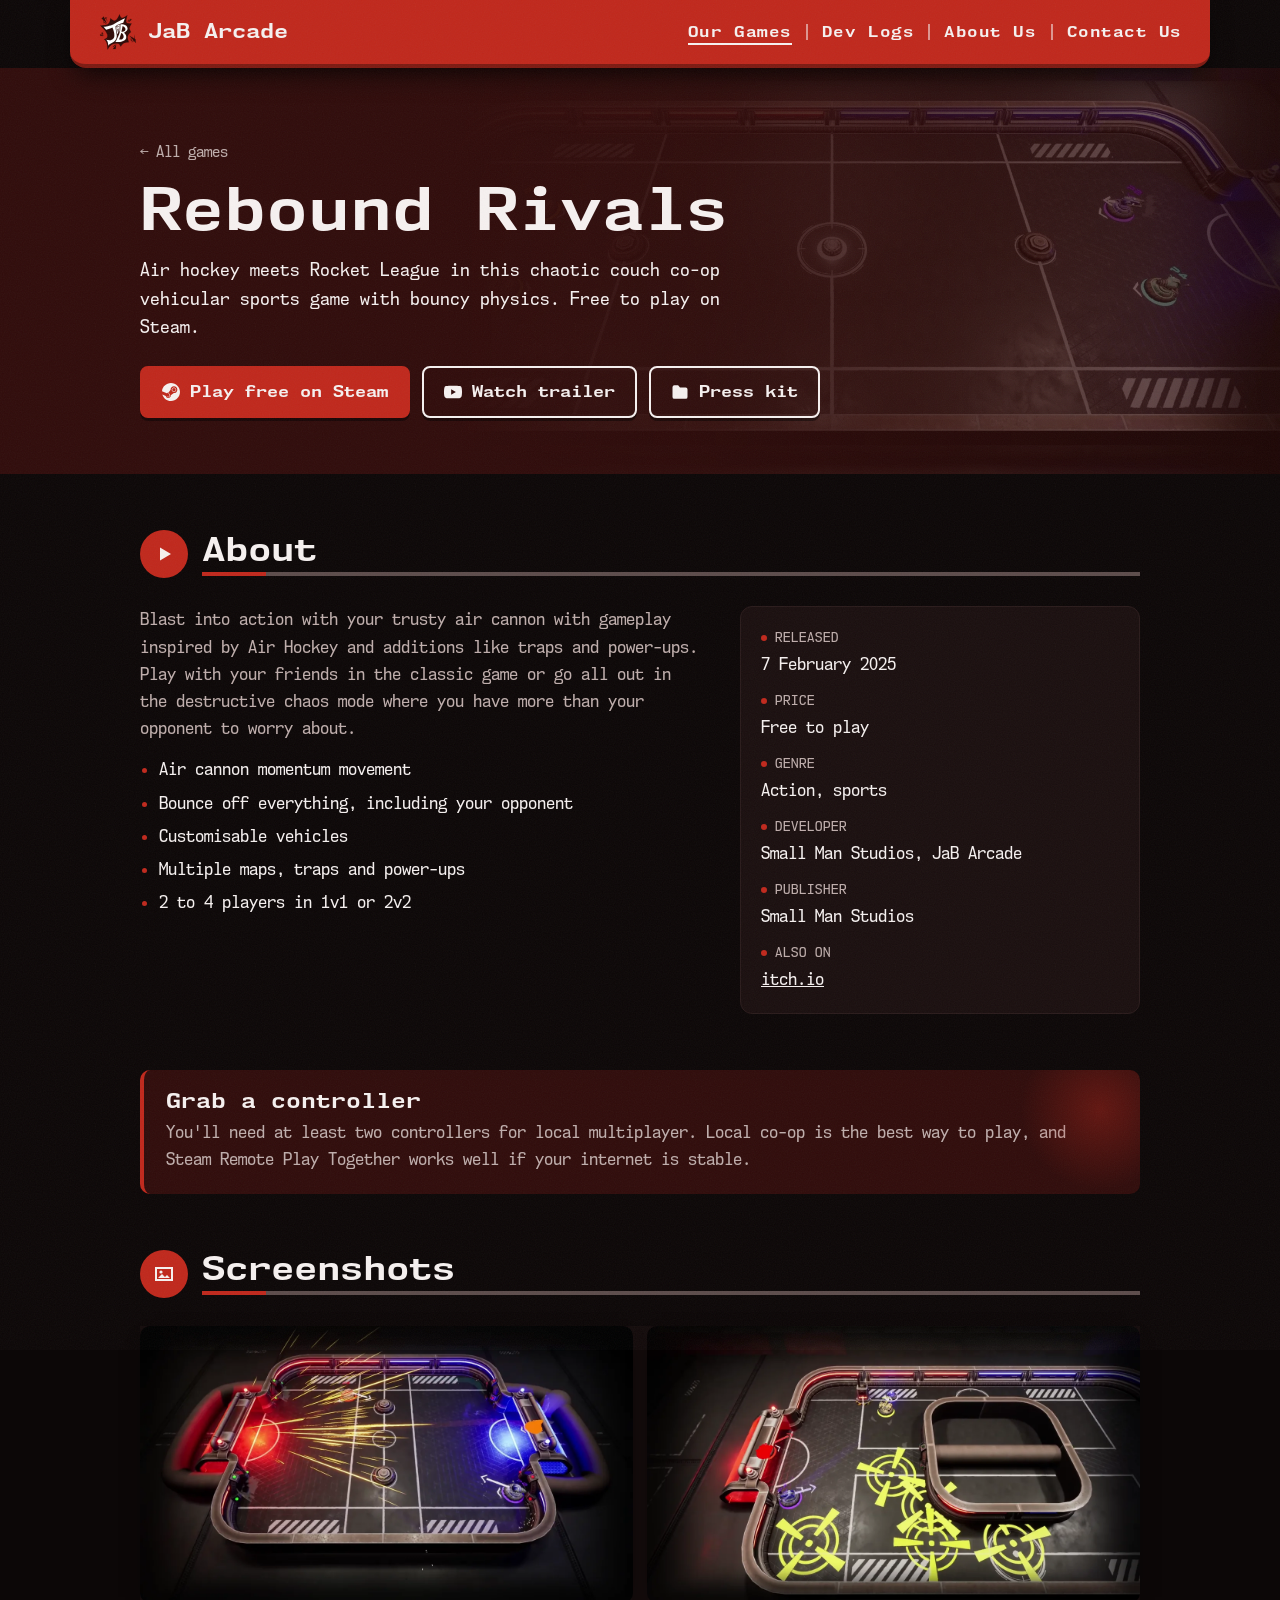
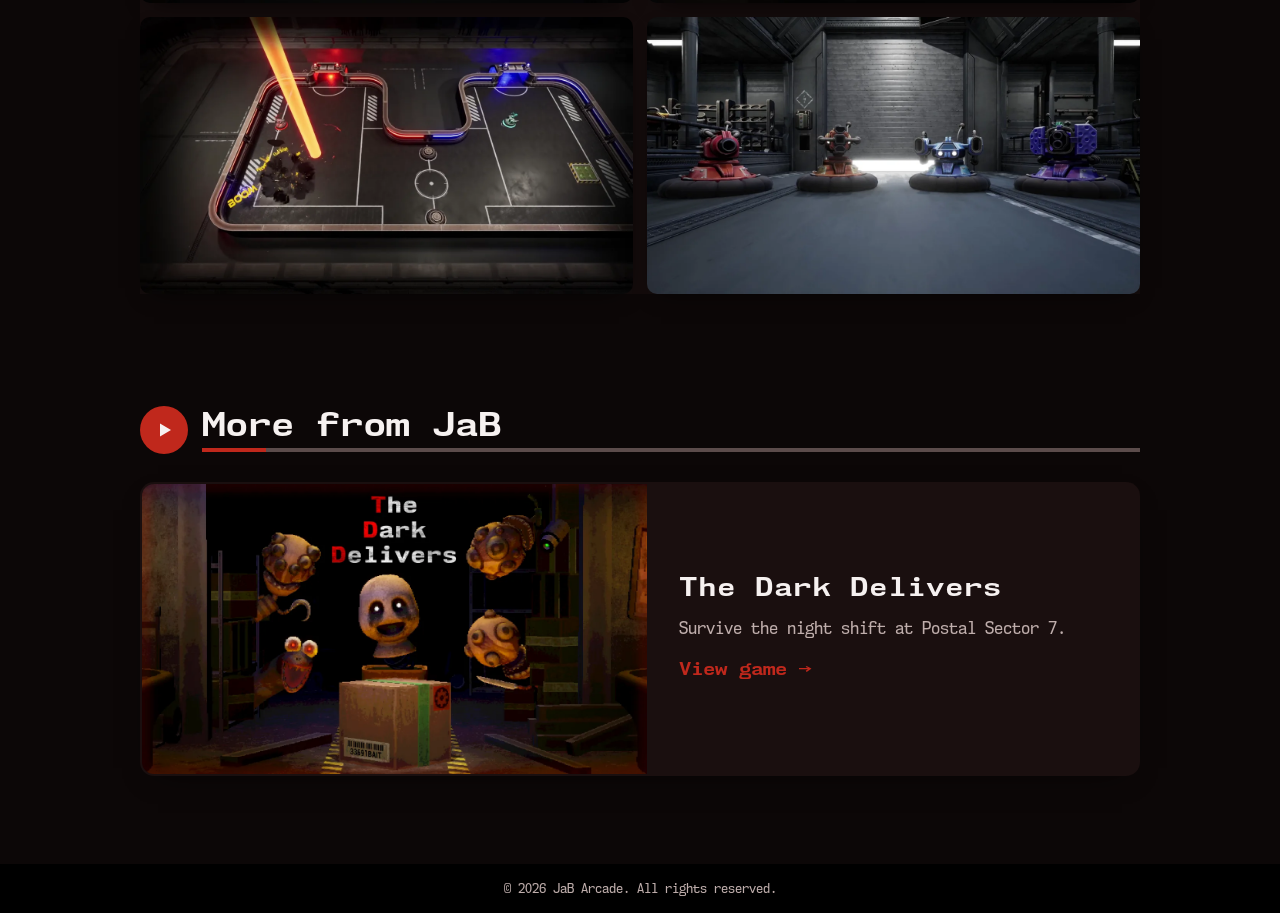
<file: rebound-rivals/index.html>
<!doctype html>
<html lang="en">
<head>
<meta charset="utf-8">
<meta name="viewport" content="width=device-width, initial-scale=1, viewport-fit=cover">
<title>Rebound Rivals | JaB Arcade</title>
<meta name="description" content="Air hockey meets Rocket League. Free to play couch co-op for 2 to 4 players on Steam.">
<link rel="canonical" href="https://jabarcade.com/rebound-rivals/">
<link rel="icon" href="/img/favicon-32.png" sizes="32x32" type="image/png">
<link rel="apple-touch-icon" href="/img/apple-touch-icon.png">
<meta name="theme-color" content="#c0281c">
<meta property="og:type" content="website">
<meta property="og:site_name" content="JaB Arcade">
<meta property="og:title" content="Rebound Rivals">
<meta property="og:description" content="Air hockey meets Rocket League. Free to play couch co-op for 2 to 4 players on Steam.">
<meta property="og:url" content="https://jabarcade.com/rebound-rivals/">
<meta property="og:image" content="https://jabarcade.com/img/og-rr.jpg">
<meta property="og:image:width" content="1200">
<meta property="og:image:height" content="630">
<meta name="twitter:card" content="summary_large_image">
<link rel="stylesheet" href="/style.css">
<style>html{padding-block:env(safe-area-inset-top,0px) env(safe-area-inset-bottom,0px);background:#0c0707;color:#f6f1f0;font-family:Consolas,"Courier New",monospace}body{margin:0}a{color:inherit}svg{width:1.25em;height:1.25em}</style>
</head>
<body>
<header>
  <div class="wrap hd">
    <a class="brand" href="/"><img src="/img/logo.svg" alt="" width="40" height="40">JaB Arcade</a>
    <button type="button" class="menu-btn" aria-label="Open menu" aria-expanded="false"><span></span><span></span><span></span></button>
    <nav class="nav" aria-label="Main">
      <a href="/#games" aria-current="page">Our Games</a>
      <a href="/devlogs/">Dev Logs</a>
      <a href="/about/">About Us</a>
      <a href="/contact/">Contact Us</a>
    </nav>
  </div>
</header>

<section class="ghero">
  <img class="bgimg" src="/img/rr-bg.webp" alt="" width="1600" height="900">
  <div class="wrap">
    <div class="in">
      <a class="back" href="/">&larr; All games</a>
      <h1>Rebound Rivals</h1>
      <p>Air hockey meets Rocket League in this chaotic couch co-op vehicular sports game with bouncy physics. Free to play on Steam.</p>
      <div class="cta">
        <a class="btn" href="https://store.steampowered.com/app/2851130/Rebound_Rivals/" target="_blank" rel="noopener"><svg class="bi" viewBox="0 0 24 24" aria-hidden="true"><path d="M11.979 0C5.678 0 .511 4.86.022 11.037l6.432 2.658c.545-.371 1.203-.59 1.912-.59.063 0 .125.004.188.006l2.861-4.142V8.91c0-2.495 2.028-4.524 4.524-4.524 2.494 0 4.524 2.031 4.524 4.527s-2.03 4.525-4.524 4.525h-.105l-4.076 2.911c0 .052.004.105.004.159 0 1.875-1.515 3.396-3.39 3.396-1.635 0-3.016-1.173-3.331-2.727L.436 15.27C1.862 20.307 6.486 24 11.979 24c6.627 0 11.999-5.373 11.999-12S18.605 0 11.979 0zM7.54 18.21l-1.473-.61c.262.543.714.999 1.314 1.25 1.297.539 2.793-.076 3.332-1.375.263-.63.264-1.319.005-1.949s-.75-1.121-1.377-1.383c-.624-.26-1.29-.249-1.878-.03l1.523.63c.956.4 1.409 1.5 1.009 2.455-.397.957-1.497 1.41-2.454 1.012H7.54zm11.415-9.303c0-1.662-1.353-3.015-3.015-3.015-1.665 0-3.015 1.353-3.015 3.015 0 1.665 1.35 3.015 3.015 3.015 1.663 0 3.015-1.35 3.015-3.015zm-5.273-.005c0-1.252 1.013-2.266 2.265-2.266 1.249 0 2.266 1.014 2.266 2.266 0 1.251-1.017 2.265-2.266 2.265-1.253 0-2.265-1.014-2.265-2.265z"/></svg>Play free on Steam</a>
        <a class="btn line" href="https://www.youtube.com/watch?v=BPr0ISeP--c" target="_blank" rel="noopener"><svg class="bi" viewBox="0 0 24 24" aria-hidden="true"><path d="M23.498 6.186a3.016 3.016 0 0 0-2.122-2.136C19.505 3.545 12 3.545 12 3.545s-7.505 0-9.377.505A3.017 3.017 0 0 0 .502 6.186C0 8.07 0 12 0 12s0 3.93.502 5.814a3.016 3.016 0 0 0 2.122 2.136c1.871.505 9.376.505 9.376.505s7.505 0 9.377-.505a3.015 3.015 0 0 0 2.122-2.136C24 15.93 24 12 24 12s0-3.93-.502-5.814zM9.545 15.568V8.432L15.818 12l-6.273 3.568z"/></svg>Watch trailer</a>
        <a class="btn line" href="https://drive.google.com/drive/folders/1l7qCchbdmN0zvsykEzsFP3VMy963IFYa" target="_blank" rel="noopener"><svg class="bi" viewBox="0 0 24 24" aria-hidden="true"><path d="M2 5.5A2.5 2.5 0 0 1 4.5 3h5l2.5 3h7.5A2.5 2.5 0 0 1 22 8.5v10a2.5 2.5 0 0 1-2.5 2.5h-15A2.5 2.5 0 0 1 2 18.5z"/></svg>Press kit</a>
      </div>
    </div>
  </div>
</section>

<main class="wrap">
  <section class="section">
    <div class="sh">
      <span class="ico"><svg viewBox="0 0 24 24"><path d="M8 5.5v13l11-6.5z"/></svg></span>
      <div><h2>About</h2></div>
    </div>
    <div class="cols">
      <div class="prose">
        <p>Blast into action with your trusty air cannon with gameplay inspired by Air Hockey and additions like traps and power-ups. Play with your friends in the classic game or go all out in the destructive chaos mode where you have more than your opponent to worry about.</p>
        <ul class="feat">
          <li>Air cannon momentum movement</li>
          <li>Bounce off everything, including your opponent</li>
          <li>Customisable vehicles</li>
          <li>Multiple maps, traps and power-ups</li>
          <li>2 to 4 players in 1v1 or 2v2</li>
        </ul>
      </div>
      <dl class="facts">
        <div><dt>Released</dt><dd>7 February 2025</dd></div>
        <div><dt>Price</dt><dd>Free to play</dd></div>
        <div><dt>Genre</dt><dd>Action, sports</dd></div>
        <div><dt>Developer</dt><dd>Small Man Studios, JaB Arcade</dd></div>
        <div><dt>Publisher</dt><dd>Small Man Studios</dd></div>
        <div><dt>Also on</dt><dd><a href="https://jabarcade.itch.io/rebound-rivals" target="_blank" rel="noopener">itch.io</a></dd></div>
      </dl>
    </div>
  </section>

  <section class="callout">
    <h3>Grab a controller</h3>
    <p>You'll need at least two controllers for local multiplayer. Local co-op is the best way to play, and Steam Remote Play Together works well if your internet is stable.</p>
  </section>

  <section class="section">
    <div class="sh">
      <span class="ico"><svg viewBox="0 0 24 24"><path d="M4 6h16v12H4z" fill="none" stroke="#f6f1f0" stroke-width="2"/><circle cx="9" cy="10" r="1.6"/><path d="M6 16l4-4 3 3 2-2 3 3z"/></svg></span>
      <div><h2>Screenshots</h2></div>
    </div>
    <div class="shots">
      <img src="/img/rr-shot-1.webp" alt="A goal explodes in sparks between red and blue ends" width="1280" height="720" loading="lazy">
      <img src="/img/rr-shot-2.webp" alt="Target traps on an arena with a centre obstacle" width="1280" height="720" loading="lazy">
      <img src="/img/rr-shot-3.webp" alt="A laser hazard sweeping a winding arena" width="1280" height="720" loading="lazy">
      <img src="/img/rr-shot-4.webp" alt="Four hover vehicles lined up in the garage" width="1280" height="720" loading="lazy">
    </div>
  </section>

  <section class="section">
    <div class="sh">
      <span class="ico"><svg viewBox="0 0 24 24"><path d="M8 5.5v13l11-6.5z"/></svg></span>
      <div><h2>More from JaB</h2></div>
    </div>
    <a class="game" href="/the-dark-delivers/">
      <div class="media"><img src="/img/tdd-capsule.webp" alt="The Dark Delivers cover art" width="1232" height="700" loading="lazy"></div>
      <div class="info"><h3>The Dark Delivers</h3><p>Survive the night shift at Postal Sector 7.</p><span class="go">View game &rarr;</span></div>
    </a>
  </section>
</main>

<footer>
  <div class="wrap">&copy; 2026 JaB Arcade. All rights reserved.</div>
</footer>
<script>
(function(){
  var imgs=[].slice.call(document.querySelectorAll('.shots img'));if(!imgs.length)return;
  var lb=document.createElement('div');lb.className='lb';lb.hidden=true;
  lb.innerHTML='<img alt=""><button type="button" class="x" aria-label="Close">Close</button><button type="button" class="pv" aria-label="Previous">&larr;</button><button type="button" class="nx" aria-label="Next">&rarr;</button>';
  document.body.appendChild(lb);var big=lb.querySelector('img'),i=0;
  function show(n){i=(n+imgs.length)%imgs.length;big.src=imgs[i].src;big.alt=imgs[i].alt;lb.hidden=false;}
  imgs.forEach(function(im,n){im.tabIndex=0;im.addEventListener('click',function(){show(n)});im.addEventListener('keydown',function(e){if(e.key==='Enter')show(n)});});
  lb.addEventListener('click',function(e){if(e.target.classList.contains('nx'))show(i+1);else if(e.target.classList.contains('pv'))show(i-1);else lb.hidden=true;});
  document.addEventListener('keydown',function(e){if(lb.hidden)return;if(e.key==='Escape')lb.hidden=true;if(e.key==='ArrowRight')show(i+1);if(e.key==='ArrowLeft')show(i-1);});
})();
</script>
<script src="/site.js"></script>
</body>
</html>
</file>
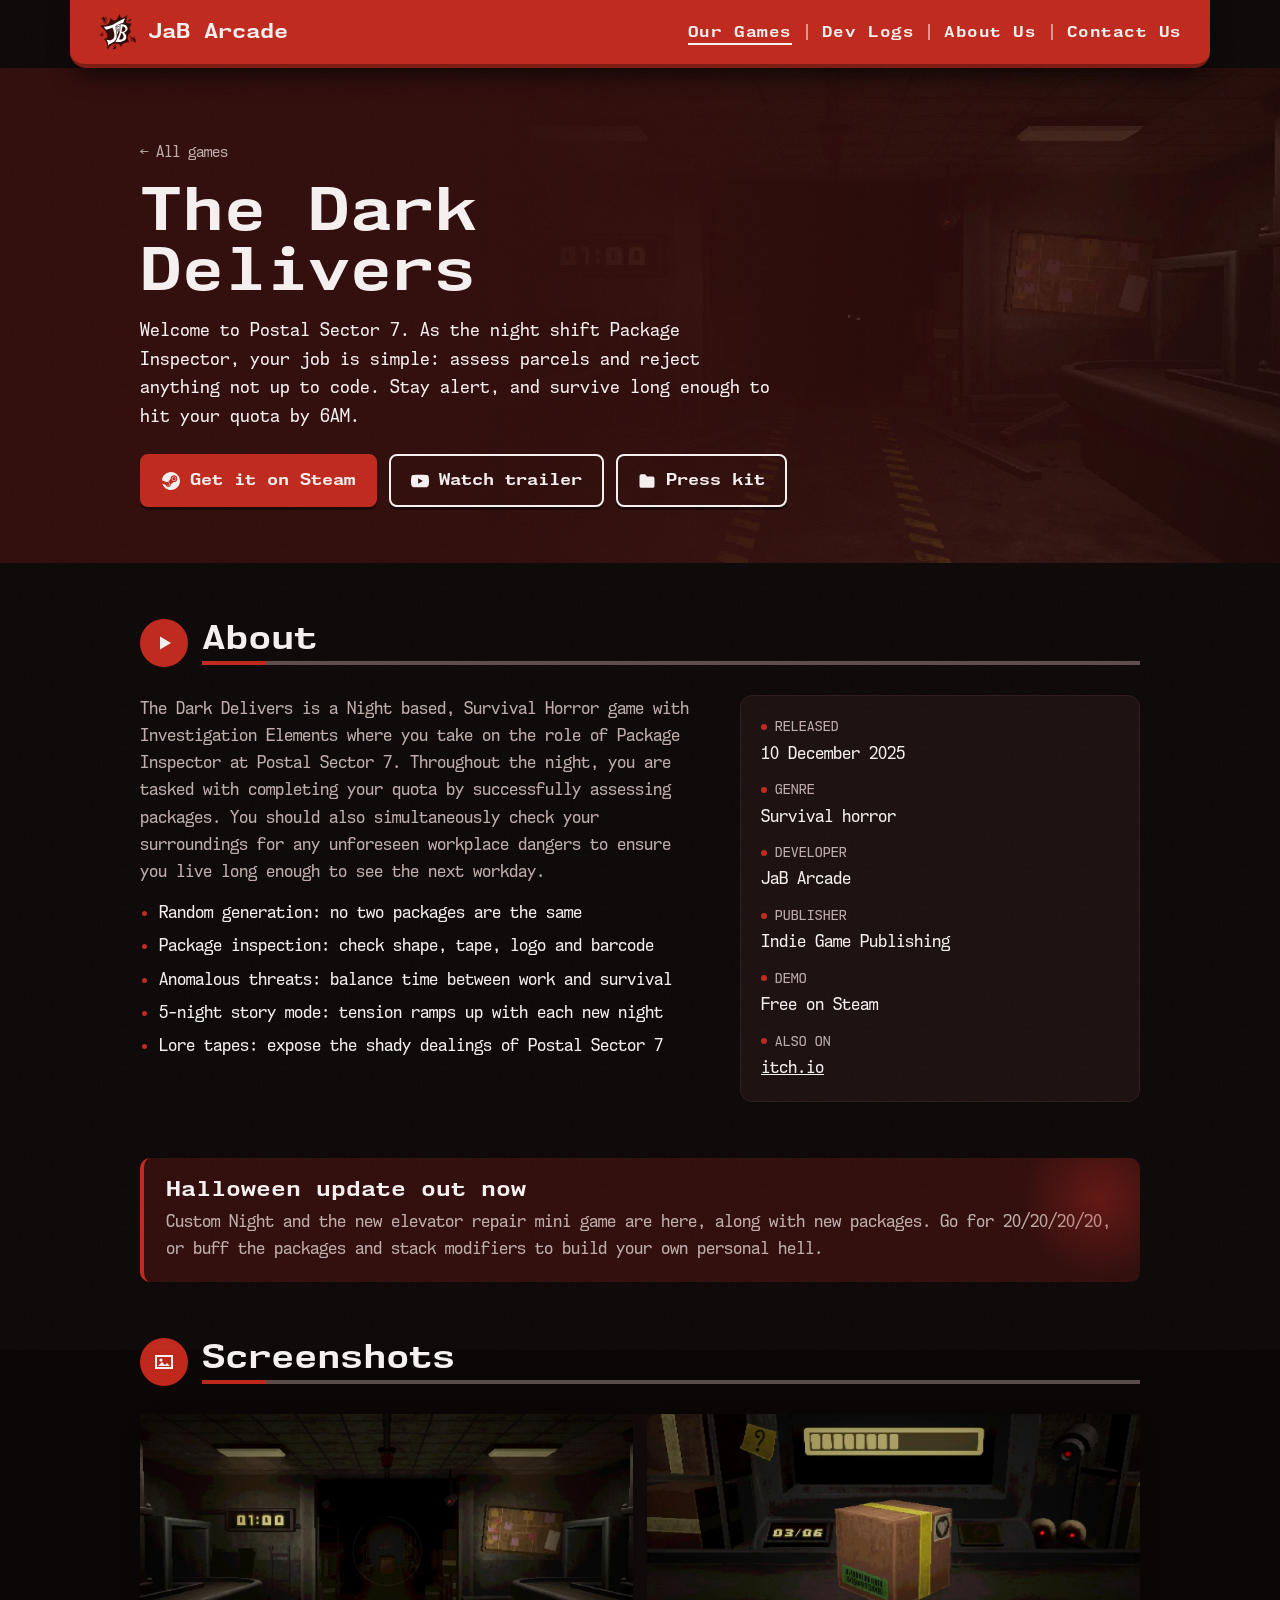
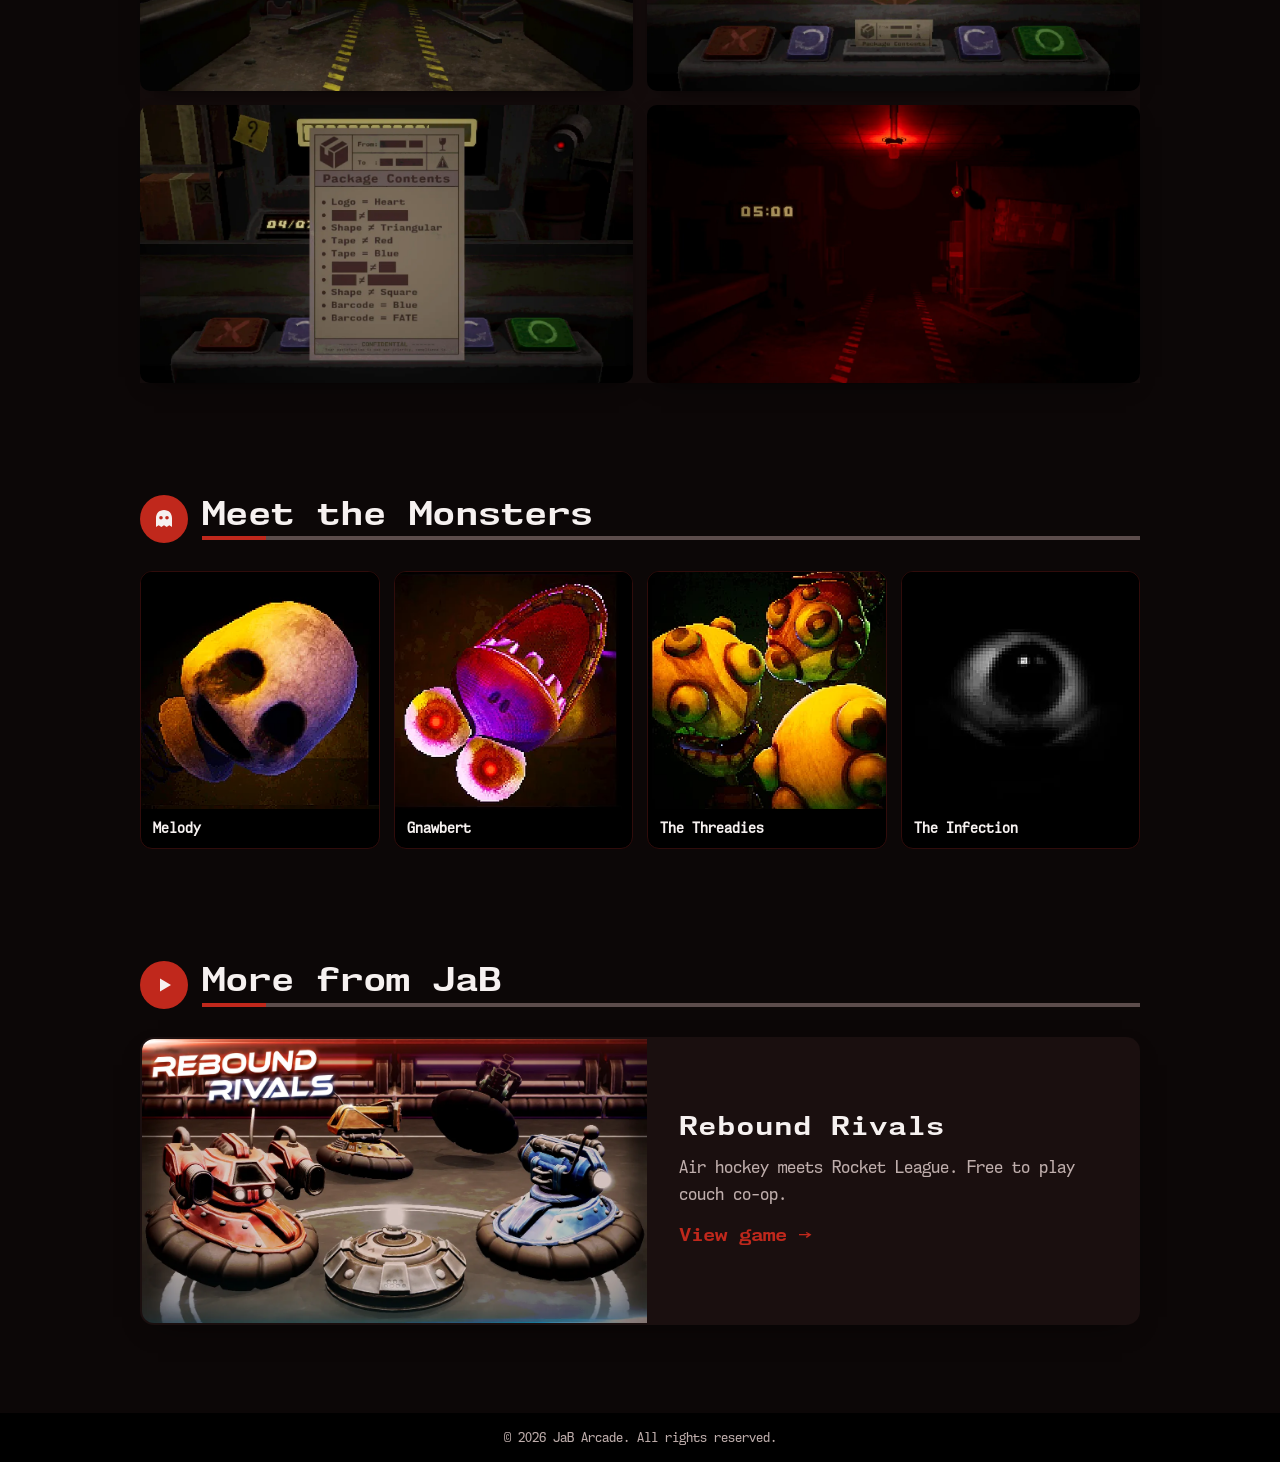
<file: the-dark-delivers/index.html>
<!doctype html>
<html lang="en">
<head>
<meta charset="utf-8">
<meta name="viewport" content="width=device-width, initial-scale=1, viewport-fit=cover">
<title>The Dark Delivers | JaB Arcade</title>
<meta name="description" content="Survive the night shift at Postal Sector 7. A survival horror game by JaB Arcade, out now on Steam.">
<link rel="canonical" href="https://jabarcade.com/the-dark-delivers/">
<link rel="icon" href="/img/favicon-32.png" sizes="32x32" type="image/png">
<link rel="apple-touch-icon" href="/img/apple-touch-icon.png">
<meta name="theme-color" content="#c0281c">
<meta property="og:type" content="website">
<meta property="og:site_name" content="JaB Arcade">
<meta property="og:title" content="The Dark Delivers">
<meta property="og:description" content="Survive the night shift at Postal Sector 7. A survival horror game by JaB Arcade, out now on Steam.">
<meta property="og:url" content="https://jabarcade.com/the-dark-delivers/">
<meta property="og:image" content="https://jabarcade.com/img/og-tdd.jpg">
<meta property="og:image:width" content="1200">
<meta property="og:image:height" content="630">
<meta name="twitter:card" content="summary_large_image">
<link rel="stylesheet" href="/style.css">
<style>html{padding-block:env(safe-area-inset-top,0px) env(safe-area-inset-bottom,0px);background:#0c0707;color:#f6f1f0;font-family:Consolas,"Courier New",monospace}body{margin:0}a{color:inherit}svg{width:1.25em;height:1.25em}</style>
</head>
<body>
<header>
  <div class="wrap hd">
    <a class="brand" href="/"><img src="/img/logo.svg" alt="" width="40" height="40">JaB Arcade</a>
    <button type="button" class="menu-btn" aria-label="Open menu" aria-expanded="false"><span></span><span></span><span></span></button>
    <nav class="nav" aria-label="Main">
      <a href="/#games" aria-current="page">Our Games</a>
      <a href="/devlogs/">Dev Logs</a>
      <a href="/about/">About Us</a>
      <a href="/contact/">Contact Us</a>
    </nav>
  </div>
</header>

<section class="ghero">
  <img class="bgimg" src="/img/tdd-bg.webp" alt="" width="1600" height="900">
  <div class="wrap">
    <div class="in">
      <a class="back" href="/">&larr; All games</a>
      <h1>The Dark Delivers</h1>
      <p>Welcome to Postal Sector 7. As the night shift Package Inspector, your job is simple: assess parcels and reject anything not up to code. Stay alert, and survive long enough to hit your quota by 6AM.</p>
      <div class="cta">
        <a class="btn" href="https://store.steampowered.com/app/3547920/The_Dark_Delivers/" target="_blank" rel="noopener"><svg class="bi" viewBox="0 0 24 24" aria-hidden="true"><path d="M11.979 0C5.678 0 .511 4.86.022 11.037l6.432 2.658c.545-.371 1.203-.59 1.912-.59.063 0 .125.004.188.006l2.861-4.142V8.91c0-2.495 2.028-4.524 4.524-4.524 2.494 0 4.524 2.031 4.524 4.527s-2.03 4.525-4.524 4.525h-.105l-4.076 2.911c0 .052.004.105.004.159 0 1.875-1.515 3.396-3.39 3.396-1.635 0-3.016-1.173-3.331-2.727L.436 15.27C1.862 20.307 6.486 24 11.979 24c6.627 0 11.999-5.373 11.999-12S18.605 0 11.979 0zM7.54 18.21l-1.473-.61c.262.543.714.999 1.314 1.25 1.297.539 2.793-.076 3.332-1.375.263-.63.264-1.319.005-1.949s-.75-1.121-1.377-1.383c-.624-.26-1.29-.249-1.878-.03l1.523.63c.956.4 1.409 1.5 1.009 2.455-.397.957-1.497 1.41-2.454 1.012H7.54zm11.415-9.303c0-1.662-1.353-3.015-3.015-3.015-1.665 0-3.015 1.353-3.015 3.015 0 1.665 1.35 3.015 3.015 3.015 1.663 0 3.015-1.35 3.015-3.015zm-5.273-.005c0-1.252 1.013-2.266 2.265-2.266 1.249 0 2.266 1.014 2.266 2.266 0 1.251-1.017 2.265-2.266 2.265-1.253 0-2.265-1.014-2.265-2.265z"/></svg>Get it on Steam</a>
        <a class="btn line" href="https://www.youtube.com/watch?v=IwOAu67JezM" target="_blank" rel="noopener"><svg class="bi" viewBox="0 0 24 24" aria-hidden="true"><path d="M23.498 6.186a3.016 3.016 0 0 0-2.122-2.136C19.505 3.545 12 3.545 12 3.545s-7.505 0-9.377.505A3.017 3.017 0 0 0 .502 6.186C0 8.07 0 12 0 12s0 3.93.502 5.814a3.016 3.016 0 0 0 2.122 2.136c1.871.505 9.376.505 9.376.505s7.505 0 9.377-.505a3.015 3.015 0 0 0 2.122-2.136C24 15.93 24 12 24 12s0-3.93-.502-5.814zM9.545 15.568V8.432L15.818 12l-6.273 3.568z"/></svg>Watch trailer</a>
        <a class="btn line" href="https://drive.google.com/drive/folders/1mkdpJlnF2erN9bVBU86TAHqxOWkykpZs" target="_blank" rel="noopener"><svg class="bi" viewBox="0 0 24 24" aria-hidden="true"><path d="M2 5.5A2.5 2.5 0 0 1 4.5 3h5l2.5 3h7.5A2.5 2.5 0 0 1 22 8.5v10a2.5 2.5 0 0 1-2.5 2.5h-15A2.5 2.5 0 0 1 2 18.5z"/></svg>Press kit</a>
      </div>
    </div>
  </div>
</section>

<main class="wrap">
  <section class="section">
    <div class="sh">
      <span class="ico"><svg viewBox="0 0 24 24"><path d="M8 5.5v13l11-6.5z"/></svg></span>
      <div><h2>About</h2></div>
    </div>
    <div class="cols">
      <div class="prose">
        <p>The Dark Delivers is a Night based, Survival Horror game with Investigation Elements where you take on the role of Package Inspector at Postal Sector 7. Throughout the night, you are tasked with completing your quota by successfully assessing packages. You should also simultaneously check your surroundings for any unforeseen workplace dangers to ensure you live long enough to see the next workday.</p>
        <ul class="feat">
          <li>Random generation: no two packages are the same</li>
          <li>Package inspection: check shape, tape, logo and barcode</li>
          <li>Anomalous threats: balance time between work and survival</li>
          <li>5-night story mode: tension ramps up with each new night</li>
          <li>Lore tapes: expose the shady dealings of Postal Sector 7</li>
        </ul>
      </div>
      <dl class="facts">
        <div><dt>Released</dt><dd>10 December 2025</dd></div>
        <div><dt>Genre</dt><dd>Survival horror</dd></div>
        <div><dt>Developer</dt><dd>JaB Arcade</dd></div>
        <div><dt>Publisher</dt><dd>Indie Game Publishing</dd></div>
        <div><dt>Demo</dt><dd>Free on Steam</dd></div>
        <div><dt>Also on</dt><dd><a href="https://jabarcade.itch.io/the-dark-delivers" target="_blank" rel="noopener">itch.io</a></dd></div>
      </dl>
    </div>
  </section>

  <section class="callout">
    <h3>Halloween update out now</h3>
    <p>Custom Night and the new elevator repair mini game are here, along with new packages. Go for 20/20/20/20, or buff the packages and stack modifiers to build your own personal hell.</p>
  </section>

  <section class="section">
    <div class="sh">
      <span class="ico"><svg viewBox="0 0 24 24"><path d="M4 6h16v12H4z" fill="none" stroke="#f6f1f0" stroke-width="2"/><circle cx="9" cy="10" r="1.6"/><path d="M6 16l4-4 3 3 2-2 3 3z"/></svg></span>
      <div><h2>Screenshots</h2></div>
    </div>
    <div class="shots">
      <img src="/img/shot-hall.webp" alt="The dark corridor at midnight" width="1280" height="720" loading="lazy">
      <img src="/img/shot-inspect.webp" alt="Inspecting a parcel at the desk" width="1280" height="720" loading="lazy">
      <img src="/img/shot-contents.webp" alt="Checking a package contents list" width="1280" height="720" loading="lazy">
      <img src="/img/shot-red.webp" alt="Red alarm lighting at 5AM" width="1280" height="720" loading="lazy">
    </div>
  </section>

  <section class="section">
    <div class="sh">
      <span class="ico"><svg viewBox="0 0 24 24"><path d="M12 3C7 3 4 6.6 4 11v9l2.7-1.8L9.3 20 12 18.2 14.7 20l2.6-1.8L20 20v-9c0-4.4-3-8-8-8zm-3 9.5a1.8 1.8 0 1 1 0-3.6 1.8 1.8 0 0 1 0 3.6zm6 0a1.8 1.8 0 1 1 0-3.6 1.8 1.8 0 0 1 0 3.6z"/></svg></span>
      <div><h2>Meet the Monsters</h2></div>
    </div>
    <div class="monsters">
      <figure><img src="/img/m-melody.webp" alt="Melody" width="240" height="240" loading="lazy"><figcaption>Melody</figcaption></figure>
      <figure><img src="/img/m-gnawbert.webp" alt="Gnawbert" width="240" height="240" loading="lazy"><figcaption>Gnawbert</figcaption></figure>
      <figure><img src="/img/m-threadies.webp" alt="The Threadies" width="240" height="240" loading="lazy"><figcaption>The Threadies</figcaption></figure>
      <figure><img src="/img/m-infection.webp" alt="The Infection" width="240" height="240" loading="lazy"><figcaption>The Infection</figcaption></figure>
    </div>
  </section>

  <section class="section">
    <div class="sh">
      <span class="ico"><svg viewBox="0 0 24 24"><path d="M8 5.5v13l11-6.5z"/></svg></span>
      <div><h2>More from JaB</h2></div>
    </div>
    <a class="game" href="/rebound-rivals/">
      <div class="media"><img src="/img/rr-cover.webp" alt="Rebound Rivals cover art" width="1232" height="700" loading="lazy"></div>
      <div class="info"><h3>Rebound Rivals</h3><p>Air hockey meets Rocket League. Free to play couch co-op.</p><span class="go">View game &rarr;</span></div>
    </a>
  </section>
</main>

<footer>
  <div class="wrap">&copy; 2026 JaB Arcade. All rights reserved.</div>
</footer>
<script>
(function(){
  var imgs=[].slice.call(document.querySelectorAll('.shots img'));if(!imgs.length)return;
  var lb=document.createElement('div');lb.className='lb';lb.hidden=true;
  lb.innerHTML='<img alt=""><button type="button" class="x" aria-label="Close">Close</button><button type="button" class="pv" aria-label="Previous">&larr;</button><button type="button" class="nx" aria-label="Next">&rarr;</button>';
  document.body.appendChild(lb);var big=lb.querySelector('img'),i=0;
  function show(n){i=(n+imgs.length)%imgs.length;big.src=imgs[i].src;big.alt=imgs[i].alt;lb.hidden=false;}
  imgs.forEach(function(im,n){im.tabIndex=0;im.addEventListener('click',function(){show(n)});im.addEventListener('keydown',function(e){if(e.key==='Enter')show(n)});});
  lb.addEventListener('click',function(e){if(e.target.classList.contains('nx'))show(i+1);else if(e.target.classList.contains('pv'))show(i-1);else lb.hidden=true;});
  document.addEventListener('keydown',function(e){if(lb.hidden)return;if(e.key==='Escape')lb.hidden=true;if(e.key==='ArrowRight')show(i+1);if(e.key==='ArrowLeft')show(i-1);});
})();
</script>
<script src="/site.js"></script>
</body>
</html>
</file>
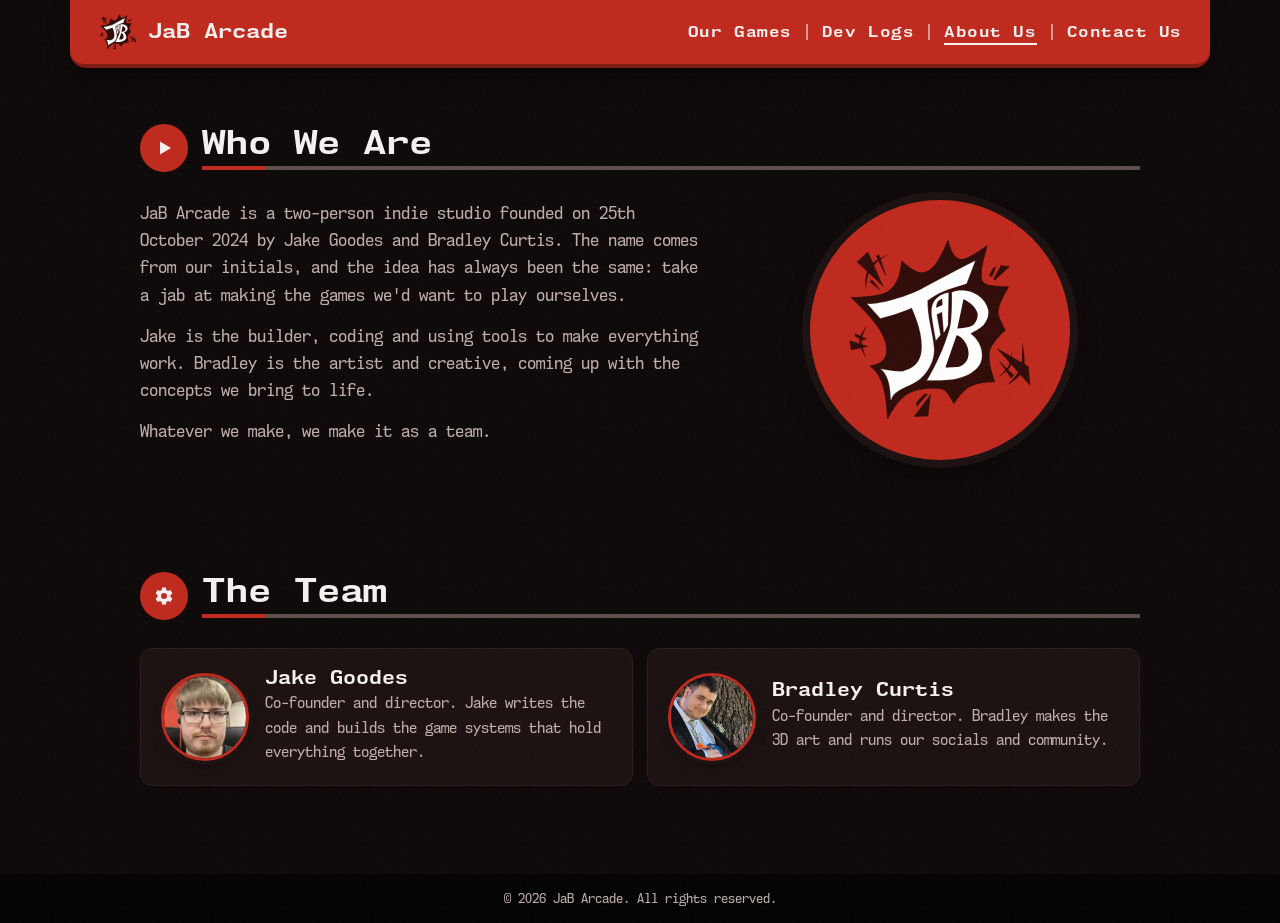
<file: about.html>
<!doctype html>
<html lang="en">
<head>
<meta charset="utf-8">
<meta name="viewport" content="width=device-width, initial-scale=1, viewport-fit=cover">
<title>About | JaB Arcade</title>
<meta name="description" content="Meet JaB Arcade, the two-person indie game studio of Jake Goodes and Bradley Curtis.">
<link rel="canonical" href="https://jabarcade.com/about.html">
<link rel="icon" href="img/favicon-32.png" sizes="32x32" type="image/png">
<link rel="apple-touch-icon" href="img/apple-touch-icon.png">
<meta name="theme-color" content="#c0281c">
<meta property="og:type" content="website">
<meta property="og:site_name" content="JaB Arcade">
<meta property="og:title" content="About JaB Arcade">
<meta property="og:description" content="Meet JaB Arcade, the two-person indie game studio of Jake Goodes and Bradley Curtis.">
<meta property="og:url" content="https://jabarcade.com/about.html">
<meta property="og:image" content="https://jabarcade.com/img/og-jab.jpg">
<meta property="og:image:width" content="1200">
<meta property="og:image:height" content="630">
<meta name="twitter:card" content="summary_large_image">
<link rel="stylesheet" href="style.css">
<style>html{padding-block:env(safe-area-inset-top,0px) env(safe-area-inset-bottom,0px)}body{margin:0}</style>
</head>
<body>
<header>
  <div class="wrap hd">
    <a class="brand" href="index.html"><img src="img/logo.svg" alt="" width="40" height="40">JaB Arcade</a>
    <button type="button" class="menu-btn" aria-label="Open menu" aria-expanded="false"><span></span><span></span><span></span></button>
    <nav class="nav" aria-label="Main">
      <a href="index.html#games">Our Games</a>
      <a href="devlogs.html">Dev Logs</a>
      <a href="about.html" aria-current="page">About Us</a>
      <a href="contact.html">Contact Us</a>
    </nav>
  </div>
</header>

<main class="wrap">
  <section class="section">
    <div class="sh">
      <span class="ico"><svg viewBox="0 0 24 24"><path d="M8 5.5v13l11-6.5z"/></svg></span>
      <div><h2>Who We Are</h2></div>
    </div>
    <div class="cols">
    <div class="prose">
      <p>JaB Arcade is a two-person indie studio founded on 25th October 2024 by Jake Goodes and Bradley Curtis. The name comes from our initials, and the idea has always been the same: take a jab at making the games we'd want to play ourselves.</p>
      <p>Jake is the builder, coding and using tools to make everything work. Bradley is the artist and creative, coming up with the concepts we bring to life.</p>
      <p>Whatever we make, we make it as a team.</p>
    </div>
    <div class="logo-disc"><img src="img/logo.svg" alt="JaB Arcade logo" width="400" height="400"></div>
    </div>
  </section>

  <section class="section">
    <div class="sh">
      <span class="ico"><svg viewBox="0 0 24 24"><path d="M19.4 13a7.6 7.6 0 0 0 0-2l2-1.6-2-3.4-2.4 1a7.4 7.4 0 0 0-1.7-1L15 3.5h-4L10.7 6a7.4 7.4 0 0 0-1.7 1l-2.4-1-2 3.4 2 1.6a7.6 7.6 0 0 0 0 2l-2 1.6 2 3.4 2.4-1a7.4 7.4 0 0 0 1.7 1l.3 2.5h4l.3-2.5a7.4 7.4 0 0 0 1.7-1l2.4 1 2-3.4zM13 15a3 3 0 1 1 0-6 3 3 0 0 1 0 6z" transform="translate(-1 0)"/></svg></span>
      <div><h2>The Team</h2></div>
    </div>
    <div class="team">
      <div class="person"><img class="avimg" src="img/jake.webp" alt="Jake Goodes" width="240" height="240"><div><h3>Jake Goodes</h3><p>Co-founder and director. Jake writes the code and builds the game systems that hold everything together.</p></div></div>
      <div class="person"><img class="avimg" src="img/bradley.webp" alt="Bradley Curtis" width="240" height="240"><div><h3>Bradley Curtis</h3><p>Co-founder and director. Bradley makes the 3D art and runs our socials and community.</p></div></div>
    </div>
  </section>
</main>

<footer>
  <div class="wrap">&copy; 2026 JaB Arcade. All rights reserved.</div>
</footer>
<script src="site.js"></script>
</body>
</html>
</file>
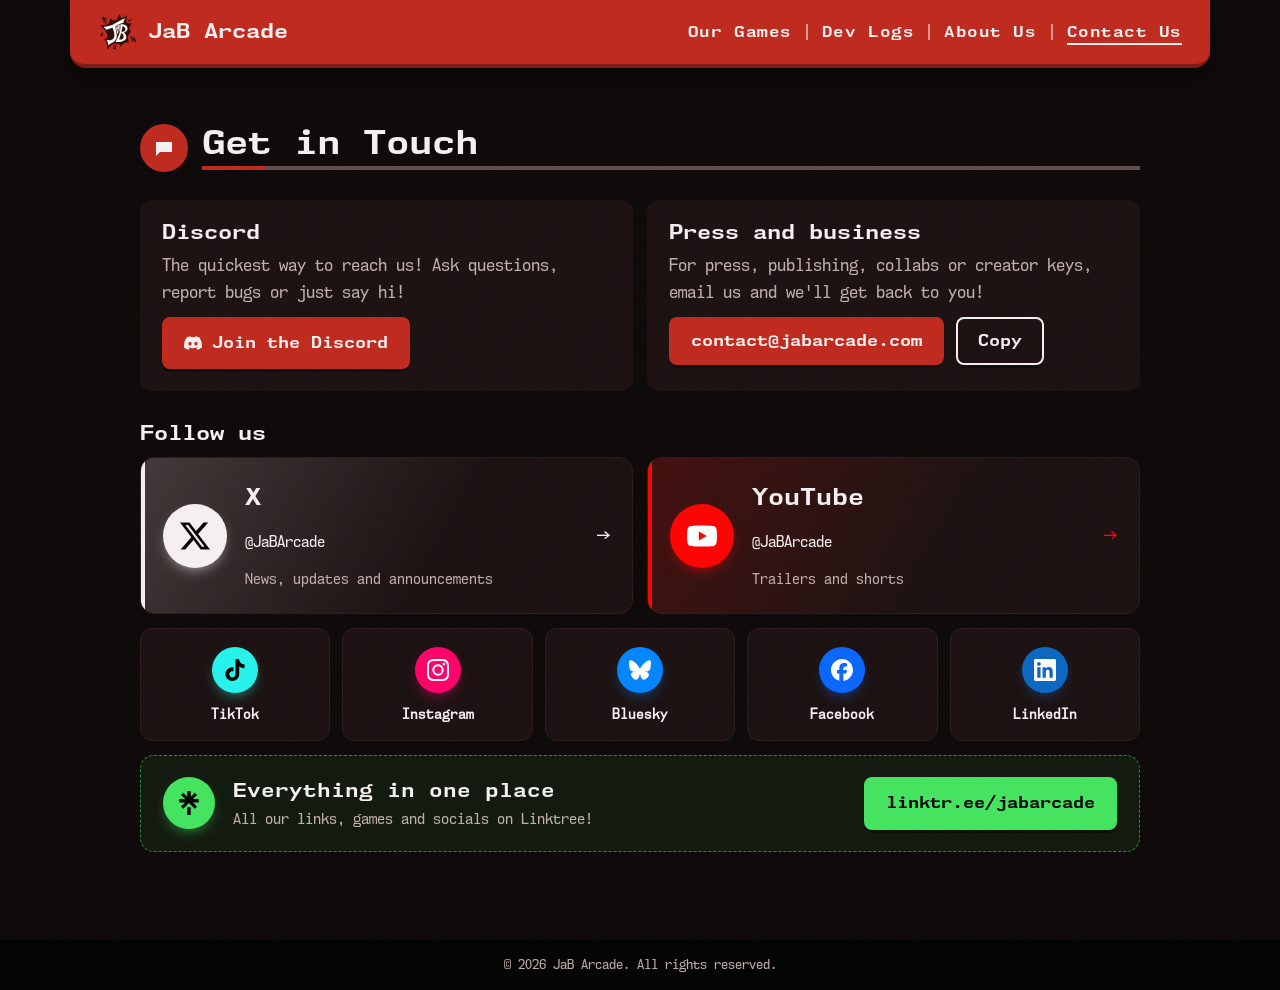
<file: contact.html>
<!doctype html>
<html lang="en">
<head>
<meta charset="utf-8">
<meta name="viewport" content="width=device-width, initial-scale=1, viewport-fit=cover">
<title>Contact Us | JaB Arcade</title>
<meta name="description" content="Join the JaB Arcade Discord, email contact@jabarcade.com for press and business, or follow us on socials.">
<link rel="canonical" href="https://jabarcade.com/contact.html">
<link rel="icon" href="img/favicon-32.png" sizes="32x32" type="image/png">
<link rel="apple-touch-icon" href="img/apple-touch-icon.png">
<meta name="theme-color" content="#c0281c">
<meta property="og:type" content="website">
<meta property="og:site_name" content="JaB Arcade">
<meta property="og:title" content="Contact JaB Arcade">
<meta property="og:description" content="Join the JaB Arcade Discord, email contact@jabarcade.com for press and business, or follow us on socials.">
<meta property="og:url" content="https://jabarcade.com/contact.html">
<meta property="og:image" content="https://jabarcade.com/img/og-jab.jpg">
<meta property="og:image:width" content="1200">
<meta property="og:image:height" content="630">
<meta name="twitter:card" content="summary_large_image">
<link rel="stylesheet" href="style.css">
<style>html{padding-block:env(safe-area-inset-top,0px) env(safe-area-inset-bottom,0px)}body{margin:0}
.ways{display:grid;grid-template-columns:repeat(2,1fr);gap:14px}
.way{background:var(--panel);border-radius:12px;padding:22px;display:grid;gap:10px;align-content:start}
.way h3{font-size:1.15rem}
.way p{color:var(--muted)}
.way .btn{justify-self:start}
.mail{display:flex;gap:12px;align-items:stretch;flex-wrap:wrap}
.mail a.btn{user-select:all;word-break:break-all}
.mail .btn{cursor:pointer;font-family:var(--display);font-size:.9rem;line-height:1.4;padding:12px 20px;margin:0}
.follow{font-size:1.15rem;margin-top:32px}
.follow + .socials{margin-top:14px}
@media (max-width:620px){.ways{grid-template-columns:1fr}}
</style>
</head>
<body>
<header>
  <div class="wrap hd">
    <a class="brand" href="index.html"><img src="img/logo.svg" alt="" width="40" height="40">JaB Arcade</a>
    <button type="button" class="menu-btn" aria-label="Open menu" aria-expanded="false"><span></span><span></span><span></span></button>
    <nav class="nav" aria-label="Main">
      <a href="index.html#games">Our Games</a>
      <a href="devlogs.html">Dev Logs</a>
      <a href="about.html">About Us</a>
      <a href="contact.html" aria-current="page">Contact Us</a>
    </nav>
  </div>
</header>

<main class="wrap">
  <section class="section">
    <div class="sh">
      <span class="ico"><svg viewBox="0 0 24 24"><path d="M4 6h16v10H8l-4 4z"/></svg></span>
      <div><h2>Get in Touch</h2></div>
    </div>
    <div class="ways">
      <div class="way">
        <h3>Discord</h3>
        <p>The quickest way to reach us! Ask questions, report bugs or just say hi!</p>
        <a class="btn" href="https://discord.gg/TVny644Y8V" target="_blank" rel="noopener"><svg class="bi" viewBox="0 0 24 24" aria-hidden="true"><path d="M20.317 4.3698a19.7913 19.7913 0 00-4.8851-1.5152.0741.0741 0 00-.0785.0371c-.211.3753-.4447.8648-.6083 1.2495-1.8447-.2762-3.68-.2762-5.4868 0-.1636-.3933-.4058-.8742-.6177-1.2495a.077.077 0 00-.0785-.037 19.7363 19.7363 0 00-4.8852 1.515.0699.0699 0 00-.0321.0277C.5334 9.0458-.319 13.5799.0992 18.0578a.0824.0824 0 00.0312.0561c2.0528 1.5076 4.0413 2.4228 5.9929 3.0294a.0777.0777 0 00.0842-.0276c.4616-.6304.8731-1.2952 1.226-1.9942a.076.076 0 00-.0416-.1057c-.6528-.2476-1.2743-.5495-1.8722-.8923a.077.077 0 01-.0076-.1277c.1258-.0943.2517-.1923.3718-.2914a.0743.0743 0 01.0776-.0105c3.9278 1.7933 8.18 1.7933 12.0614 0a.0739.0739 0 01.0785.0095c.1202.099.246.1981.3728.2924a.077.077 0 01-.0066.1276 12.2986 12.2986 0 01-1.873.8914.0766.0766 0 00-.0407.1067c.3604.698.7719 1.3628 1.225 1.9932a.076.076 0 00.0842.0286c1.961-.6067 3.9495-1.5219 6.0023-3.0294a.077.077 0 00.0313-.0552c.5004-5.177-.8382-9.6739-3.5485-13.6604a.061.061 0 00-.0312-.0286zM8.02 15.3312c-1.1825 0-2.1569-1.0857-2.1569-2.419 0-1.3332.9555-2.4189 2.157-2.4189 1.2108 0 2.1757 1.0952 2.1568 2.419 0 1.3332-.9555 2.4189-2.1569 2.4189zm7.9748 0c-1.1825 0-2.1569-1.0857-2.1569-2.419 0-1.3332.9554-2.4189 2.1569-2.4189 1.2108 0 2.1757 1.0952 2.1568 2.419 0 1.3332-.946 2.4189-2.1568 2.4189Z"/></svg>Join the Discord</a>
      </div>
      <div class="way">
        <h3>Press and business</h3>
        <p>For press, publishing, collabs or creator keys, email us and we'll get back to you!</p>
        <div class="mail"><a class="btn" href="mailto:contact@jabarcade.com" id="mail">contact@jabarcade.com</a><button type="button" class="btn line" id="copy">Copy</button></div>
      </div>
    </div>
    <h3 class="follow">Follow us</h3>
    <div class="soc-feat">
      <a class="sf" href="https://x.com/JaBArcade" target="_blank" rel="noopener" style="--b:#f6f1f0;--bi:#000"><span class="si"><svg viewBox="0 0 24 24" aria-hidden="true"><path d="M18.901 1.153h3.68l-8.04 9.19L24 22.846h-7.406l-5.8-7.584-6.638 7.584H.474l8.6-9.83L0 1.154h7.594l5.243 6.932ZM17.61 20.644h2.039L6.486 3.24H4.298Z"/></svg></span><span class="txt"><strong>X</strong><span class="hd">@JaBArcade</span><span class="ds">News, updates and announcements</span></span><span class="arr">&rarr;</span></a>
      <a class="sf" href="https://youtube.com/@JaBArcade" target="_blank" rel="noopener" style="--b:#FF0000;--bi:#fff"><span class="si"><svg viewBox="0 0 24 24" aria-hidden="true"><path d="M23.498 6.186a3.016 3.016 0 0 0-2.122-2.136C19.505 3.545 12 3.545 12 3.545s-7.505 0-9.377.505A3.017 3.017 0 0 0 .502 6.186C0 8.07 0 12 0 12s0 3.93.502 5.814a3.016 3.016 0 0 0 2.122 2.136c1.871.505 9.376.505 9.376.505s7.505 0 9.377-.505a3.015 3.015 0 0 0 2.122-2.136C24 15.93 24 12 24 12s0-3.93-.502-5.814zM9.545 15.568V8.432L15.818 12l-6.273 3.568z"/></svg></span><span class="txt"><strong>YouTube</strong><span class="hd">@JaBArcade</span><span class="ds">Trailers and shorts</span></span><span class="arr">&rarr;</span></a>
    </div>
    <div class="soc-small">
      <a href="https://www.tiktok.com/@jab_arcade" target="_blank" rel="noopener" style="--b:#25F4EE;--bi:#000"><span class="si"><svg viewBox="0 0 24 24" aria-hidden="true"><path d="M12.525.02c1.31-.02 2.61-.01 3.91-.02.08 1.53.63 3.09 1.75 4.17 1.12 1.11 2.7 1.62 4.24 1.79v4.03c-1.44-.05-2.89-.35-4.2-.97-.57-.26-1.1-.59-1.62-.93-.01 2.92.01 5.84-.02 8.75-.08 1.4-.54 2.79-1.35 3.94-1.31 1.92-3.58 3.17-5.91 3.21-1.43.08-2.86-.31-4.08-1.03-2.02-1.19-3.44-3.37-3.65-5.71-.02-.5-.03-1-.01-1.49.18-1.9 1.12-3.72 2.58-4.96 1.66-1.44 3.98-2.13 6.15-1.72.02 1.48-.04 2.96-.04 4.44-.99-.32-2.15-.23-3.02.37-.63.41-1.11 1.04-1.36 1.75-.21.51-.15 1.07-.14 1.61.24 1.64 1.82 3.02 3.5 2.87 1.12-.01 2.19-.66 2.77-1.61.19-.33.4-.67.41-1.06.1-1.79.06-3.57.07-5.36.01-4.03-.01-8.05.02-12.07z"/></svg></span>TikTok</a>
      <a href="https://instagram.com/jab_arcade" target="_blank" rel="noopener" style="--b:#FF0069;--bi:#fff"><span class="si"><svg viewBox="0 0 24 24" aria-hidden="true"><path d="M7.0301.084c-1.2768.0602-2.1487.264-2.911.5634-.7888.3075-1.4575.72-2.1228 1.3877-.6652.6677-1.075 1.3368-1.3802 2.127-.2954.7638-.4956 1.6365-.552 2.914-.0564 1.2775-.0689 1.6882-.0626 4.947.0062 3.2586.0206 3.6671.0825 4.9473.061 1.2765.264 2.1482.5635 2.9107.308.7889.72 1.4573 1.388 2.1228.6679.6655 1.3365 1.0743 2.1285 1.38.7632.295 1.6361.4961 2.9134.552 1.2773.056 1.6884.069 4.9462.0627 3.2578-.0062 3.668-.0207 4.9478-.0814 1.28-.0607 2.147-.2652 2.9098-.5633.7889-.3086 1.4578-.72 2.1228-1.3881.665-.6682 1.0745-1.3378 1.3795-2.1284.2957-.7632.4966-1.636.552-2.9124.056-1.2809.0692-1.6898.063-4.948-.0063-3.2583-.021-3.6668-.0817-4.9465-.0607-1.2797-.264-2.1487-.5633-2.9117-.3084-.7889-.72-1.4568-1.3876-2.1228C21.2982 1.33 20.628.9208 19.8378.6165 19.074.321 18.2017.1197 16.9244.0645 15.6471.0093 15.236-.005 11.977.0014 8.718.0076 8.31.0215 7.0301.0839m.1402 21.6932c-1.17-.0509-1.8053-.2453-2.2287-.408-.5606-.216-.96-.4771-1.3819-.895-.422-.4178-.6811-.8186-.9-1.378-.1644-.4234-.3624-1.058-.4171-2.228-.0595-1.2645-.072-1.6442-.079-4.848-.007-3.2037.0053-3.583.0607-4.848.05-1.169.2456-1.805.408-2.2282.216-.5613.4762-.96.895-1.3816.4188-.4217.8184-.6814 1.3783-.9003.423-.1651 1.0575-.3614 2.227-.4171 1.2655-.06 1.6447-.072 4.848-.079 3.2033-.007 3.5835.005 4.8495.0608 1.169.0508 1.8053.2445 2.228.408.5608.216.96.4754 1.3816.895.4217.4194.6816.8176.9005 1.3787.1653.4217.3617 1.056.4169 2.2263.0602 1.2655.0739 1.645.0796 4.848.0058 3.203-.0055 3.5834-.061 4.848-.051 1.17-.245 1.8055-.408 2.2294-.216.5604-.4763.96-.8954 1.3814-.419.4215-.8181.6811-1.3783.9-.4224.1649-1.0577.3617-2.2262.4174-1.2656.0595-1.6448.072-4.8493.079-3.2045.007-3.5825-.006-4.848-.0608M16.953 5.5864A1.44 1.44 0 1 0 18.39 4.144a1.44 1.44 0 0 0-1.437 1.4424M5.8385 12.012c.0067 3.4032 2.7706 6.1557 6.173 6.1493 3.4026-.0065 6.157-2.7701 6.1506-6.1733-.0065-3.4032-2.771-6.1565-6.174-6.1498-3.403.0067-6.156 2.771-6.1496 6.1738M8 12.0077a4 4 0 1 1 4.008 3.9921A3.9996 3.9996 0 0 1 8 12.0077"/></svg></span>Instagram</a>
      <a href="https://bsky.app/profile/jabarcade.bsky.social" target="_blank" rel="noopener" style="--b:#0285FF;--bi:#fff"><span class="si"><svg viewBox="0 0 24 24" aria-hidden="true"><path d="M12 10.8c-1.087-2.114-4.046-6.053-6.798-7.995C2.566.944 1.561 1.266.902 1.565.139 1.908 0 3.08 0 3.768c0 .69.378 5.65.624 6.479.815 2.736 3.713 3.66 6.383 3.364.136-.02.275-.039.415-.056-.138.022-.276.04-.415.056-3.912.58-7.387 2.005-2.83 7.078 5.013 5.19 6.87-1.113 7.823-4.308.953 3.195 2.05 9.271 7.733 4.308 4.267-4.308 1.172-6.498-2.74-7.078a8.741 8.741 0 0 1-.415-.056c.14.017.279.036.415.056 2.67.297 5.568-.628 6.383-3.364.246-.828.624-5.79.624-6.478 0-.69-.139-1.861-.902-2.206-.659-.298-1.664-.62-4.3 1.24C16.046 4.748 13.087 8.687 12 10.8Z"/></svg></span>Bluesky</a>
      <a href="https://facebook.com/JaBArcade" target="_blank" rel="noopener" style="--b:#0866FF;--bi:#fff"><span class="si"><svg viewBox="0 0 24 24" aria-hidden="true"><path d="M9.101 23.691v-7.98H6.627v-3.667h2.474v-1.58c0-4.085 1.848-5.978 5.858-5.978.401 0 .955.042 1.468.103a8.68 8.68 0 0 1 1.141.195v3.325a8.623 8.623 0 0 0-.653-.036 26.805 26.805 0 0 0-.733-.009c-.707 0-1.259.096-1.675.309a1.686 1.686 0 0 0-.679.622c-.258.42-.374.995-.374 1.752v1.297h3.919l-.386 2.103-.287 1.564h-3.246v8.245C19.396 23.238 24 18.179 24 12.044c0-6.627-5.373-12-12-12s-12 5.373-12 12c0 5.628 3.874 10.35 9.101 11.647Z"/></svg></span>Facebook</a>
      <a href="https://www.linkedin.com/company/jab-arcade" target="_blank" rel="noopener" style="--b:#0A66C2;--bi:#fff"><span class="si"><svg viewBox="0 0 24 24" aria-hidden="true"><path d="M20.447 20.452h-3.554v-5.569c0-1.328-.027-3.037-1.852-3.037-1.853 0-2.136 1.445-2.136 2.939v5.667H9.351V9h3.414v1.561h.046c.477-.9 1.637-1.85 3.37-1.85 3.601 0 4.267 2.37 4.267 5.455v6.286zM5.337 7.433c-1.144 0-2.063-.926-2.063-2.065 0-1.138.92-2.063 2.063-2.063 1.14 0 2.064.925 2.064 2.063 0 1.139-.925 2.065-2.064 2.065zm1.782 13.019H3.555V9h3.564v11.452zM22.225 0H1.771C.792 0 0 .774 0 1.729v20.542C0 23.227.792 24 1.771 24h20.451C23.2 24 24 23.227 24 22.271V1.729C24 .774 23.2 0 22.222 0h.003z"/></svg></span>LinkedIn</a>
    </div>
    <a class="soc-tree" href="https://linktr.ee/jabarcade" target="_blank" rel="noopener" style="--b:#43E55E;--bi:#000">
      <span class="si"><svg viewBox="0 0 24 24" aria-hidden="true"><path d="m13.73635 5.85251 4.00467-4.11665 2.3248 2.3808-4.20064 4.00466h5.9085v3.30473h-5.9365l4.22865 4.10766-2.3248 2.3338L12.0005 12.099l-5.74052 5.76852-2.3248-2.3248 4.22864-4.10766h-5.9375V8.12132h5.9085L3.93417 4.11666l2.3248-2.3808 4.00468 4.11665V0h3.4727zm-3.4727 10.30614h3.4727V24h-3.4727z"/></svg></span>
      <span class="txt"><strong>Everything in one place</strong><span class="ds">All our links, games and socials on Linktree!</span></span>
      <span class="btn">linktr.ee/jabarcade</span>
    </a>
  </section>
</main>

<footer>
  <div class="wrap">&copy; 2026 JaB Arcade. All rights reserved.</div>
</footer>
<script>
document.getElementById('copy').addEventListener('click',function(){
  var b=this,t='contact@jabarcade.com';
  function done(){b.textContent='Copied';setTimeout(function(){b.textContent='Copy'},1500);}
  try{navigator.clipboard.writeText(t).then(done,function(){sel();});}catch(e){sel();}
  function sel(){var r=document.createRange();r.selectNodeContents(document.getElementById('mail'));var g=getSelection();g.removeAllRanges();g.addRange(r);}
});
</script>
<script src="site.js"></script>
</body>
</html>
</file>
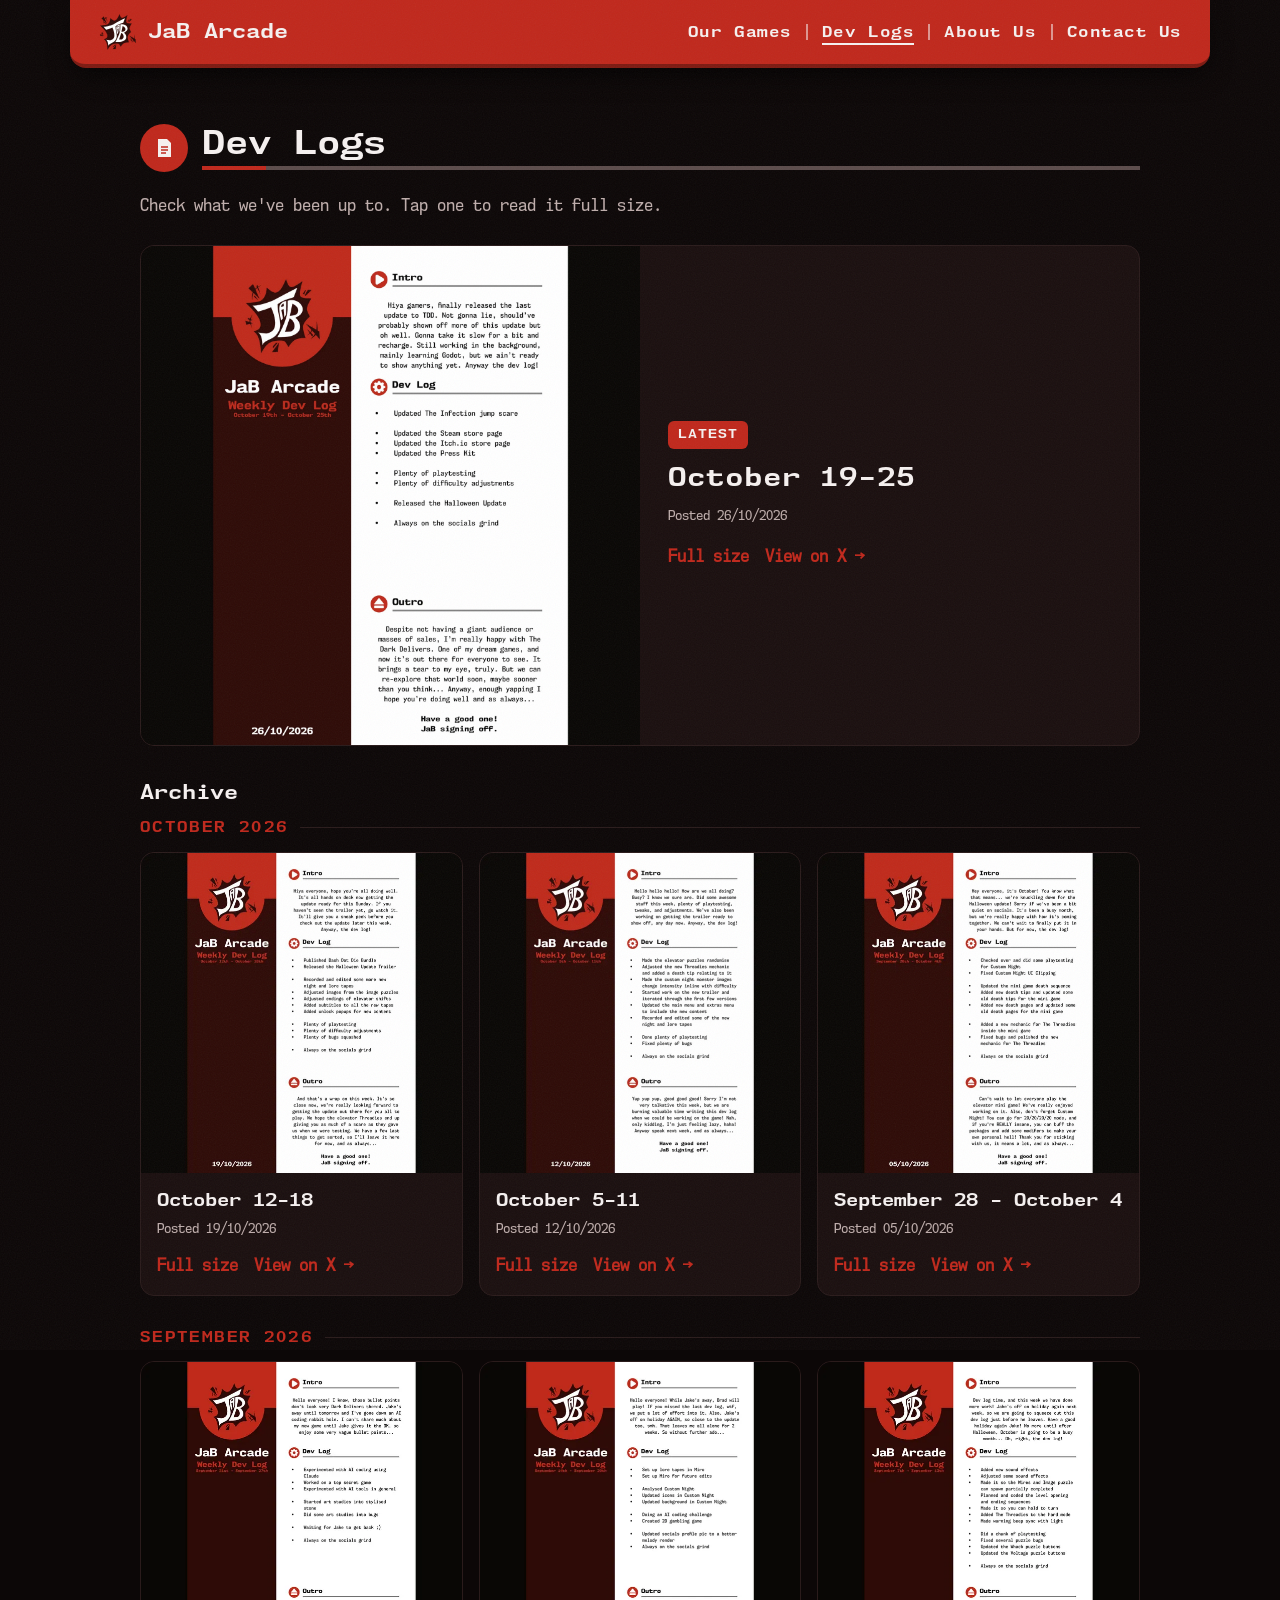
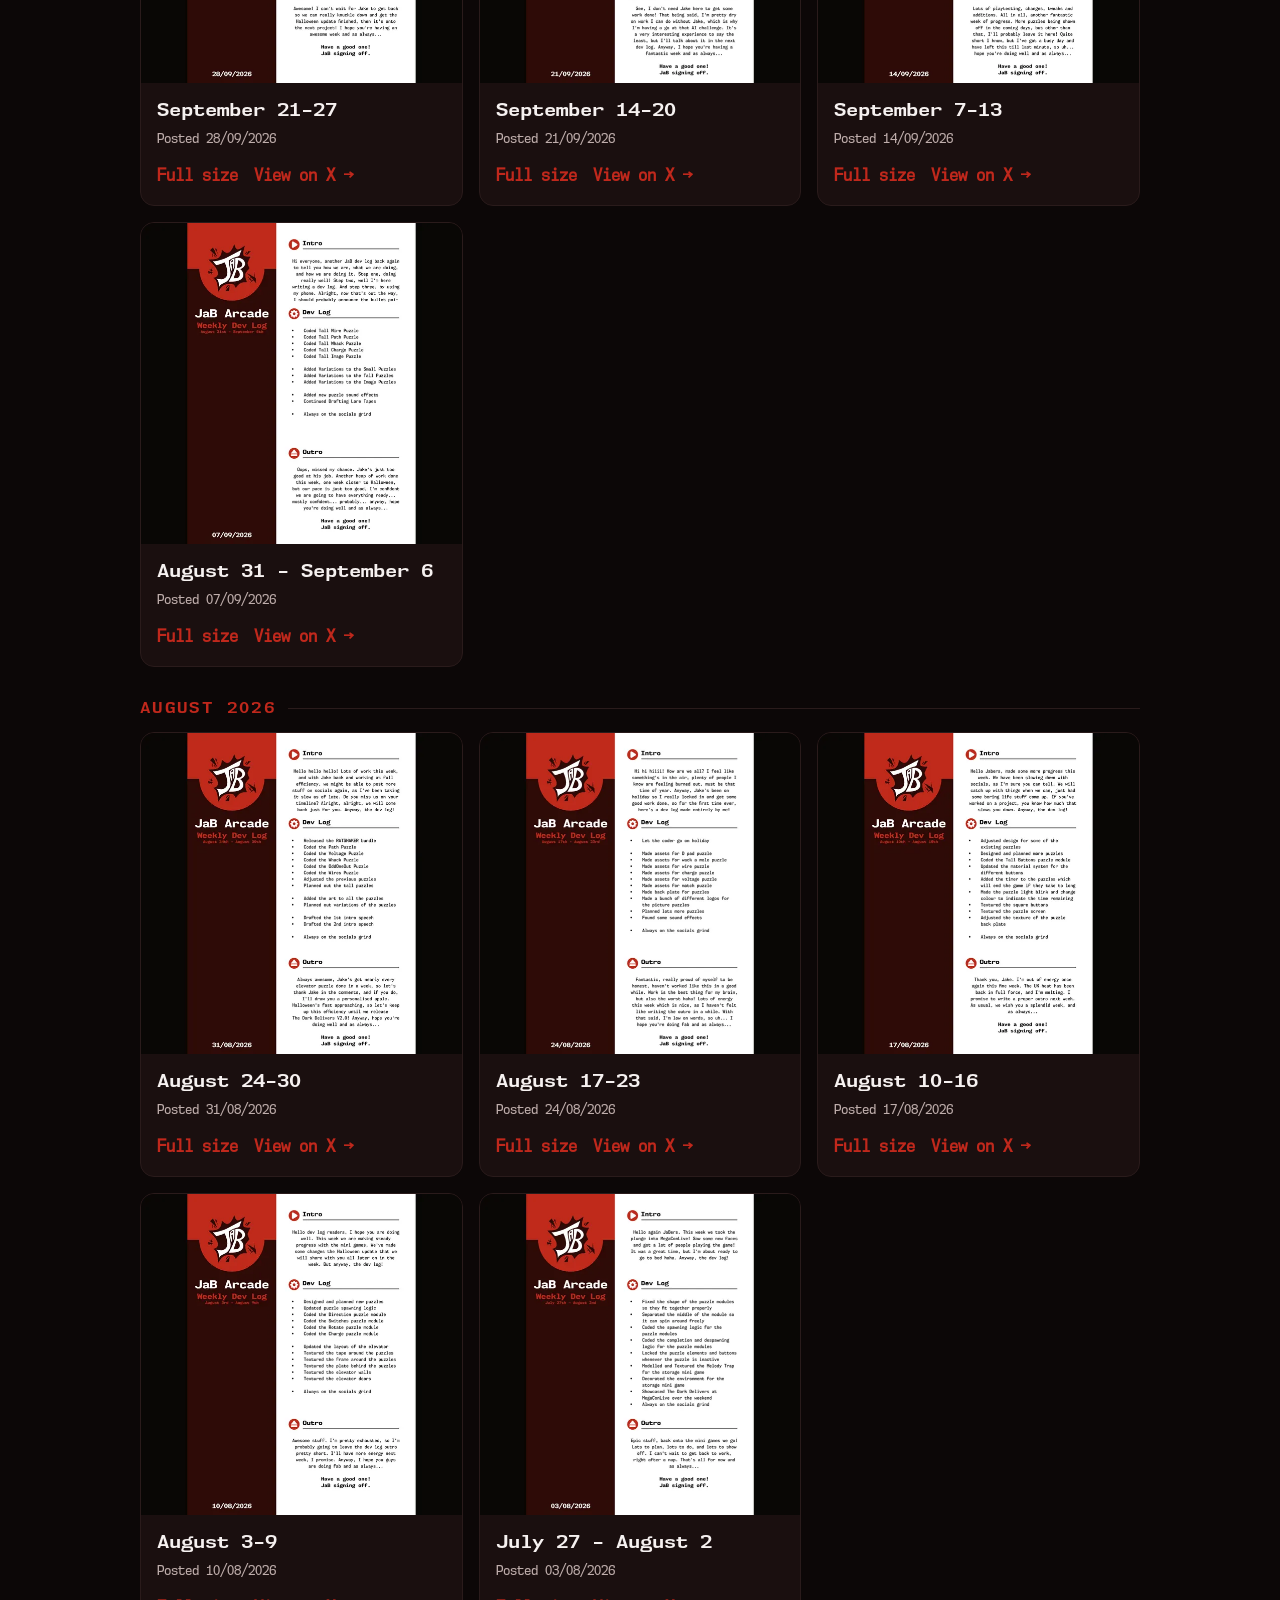
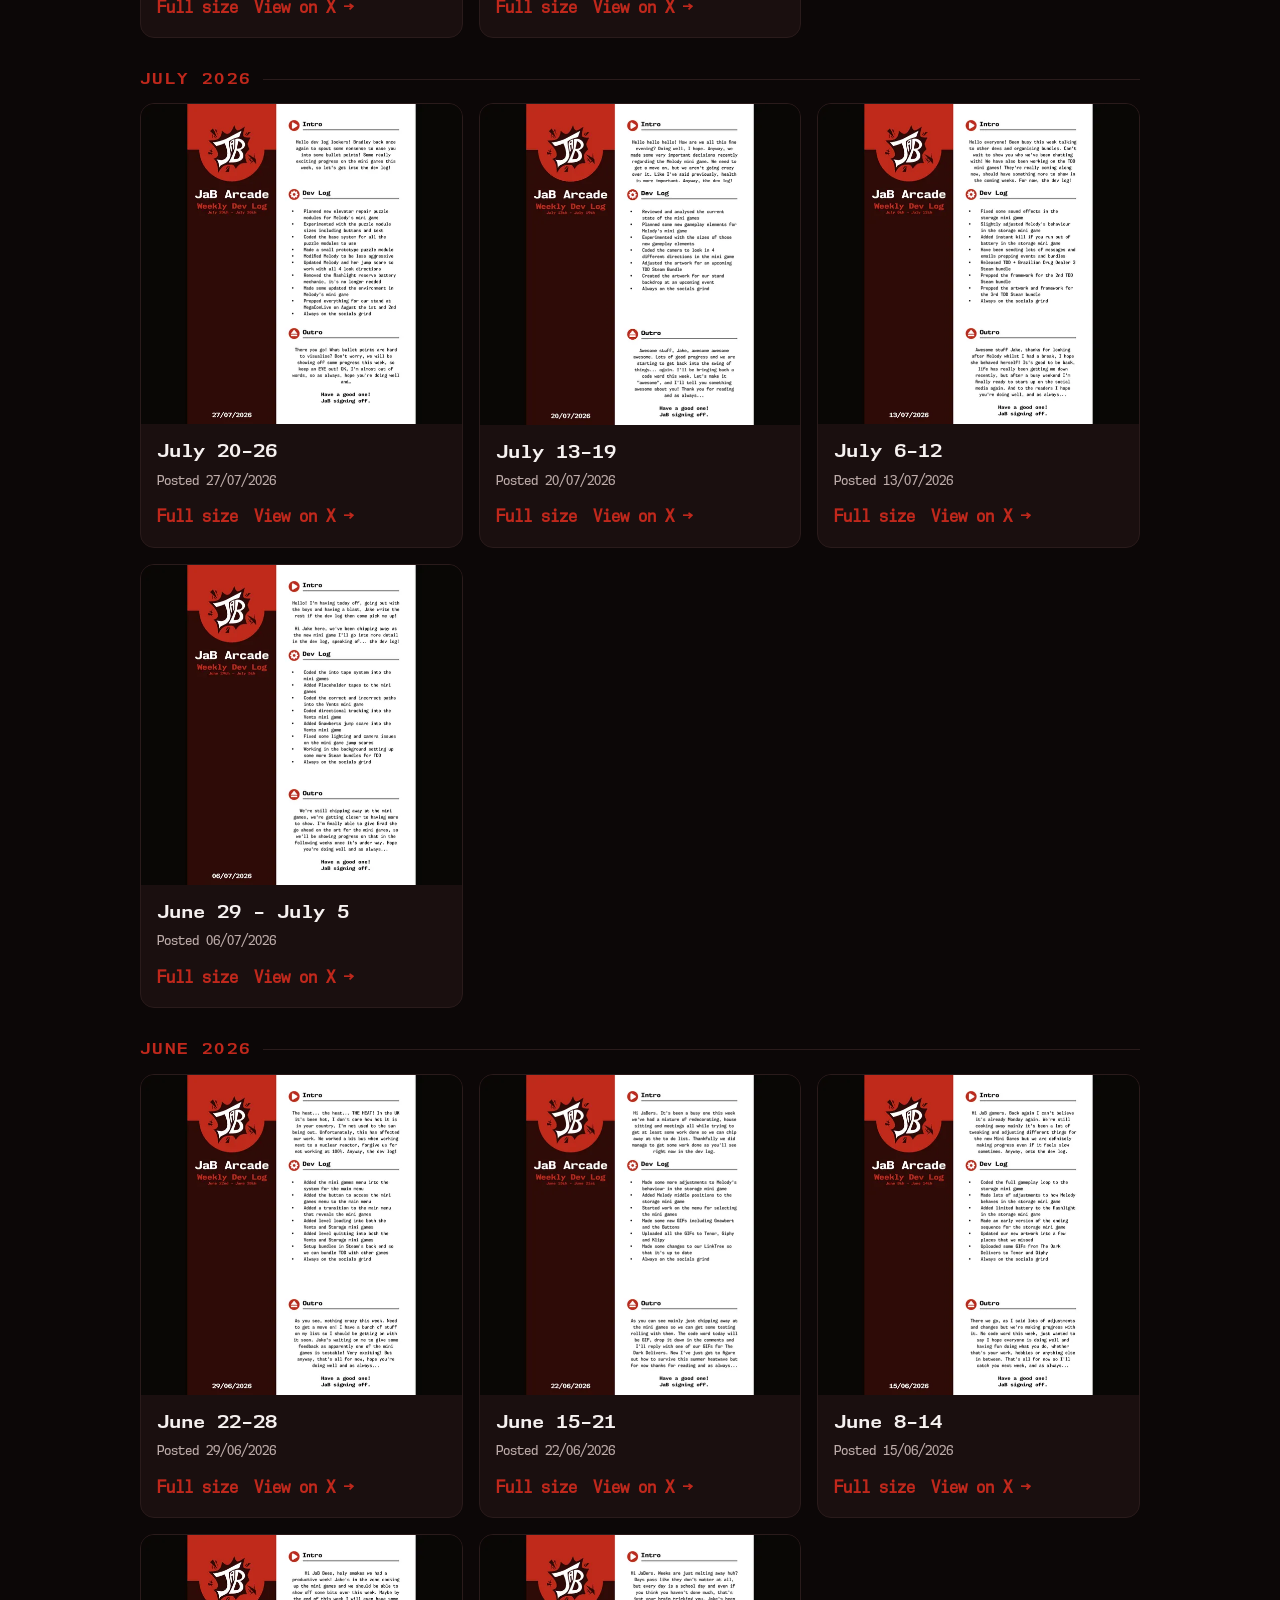
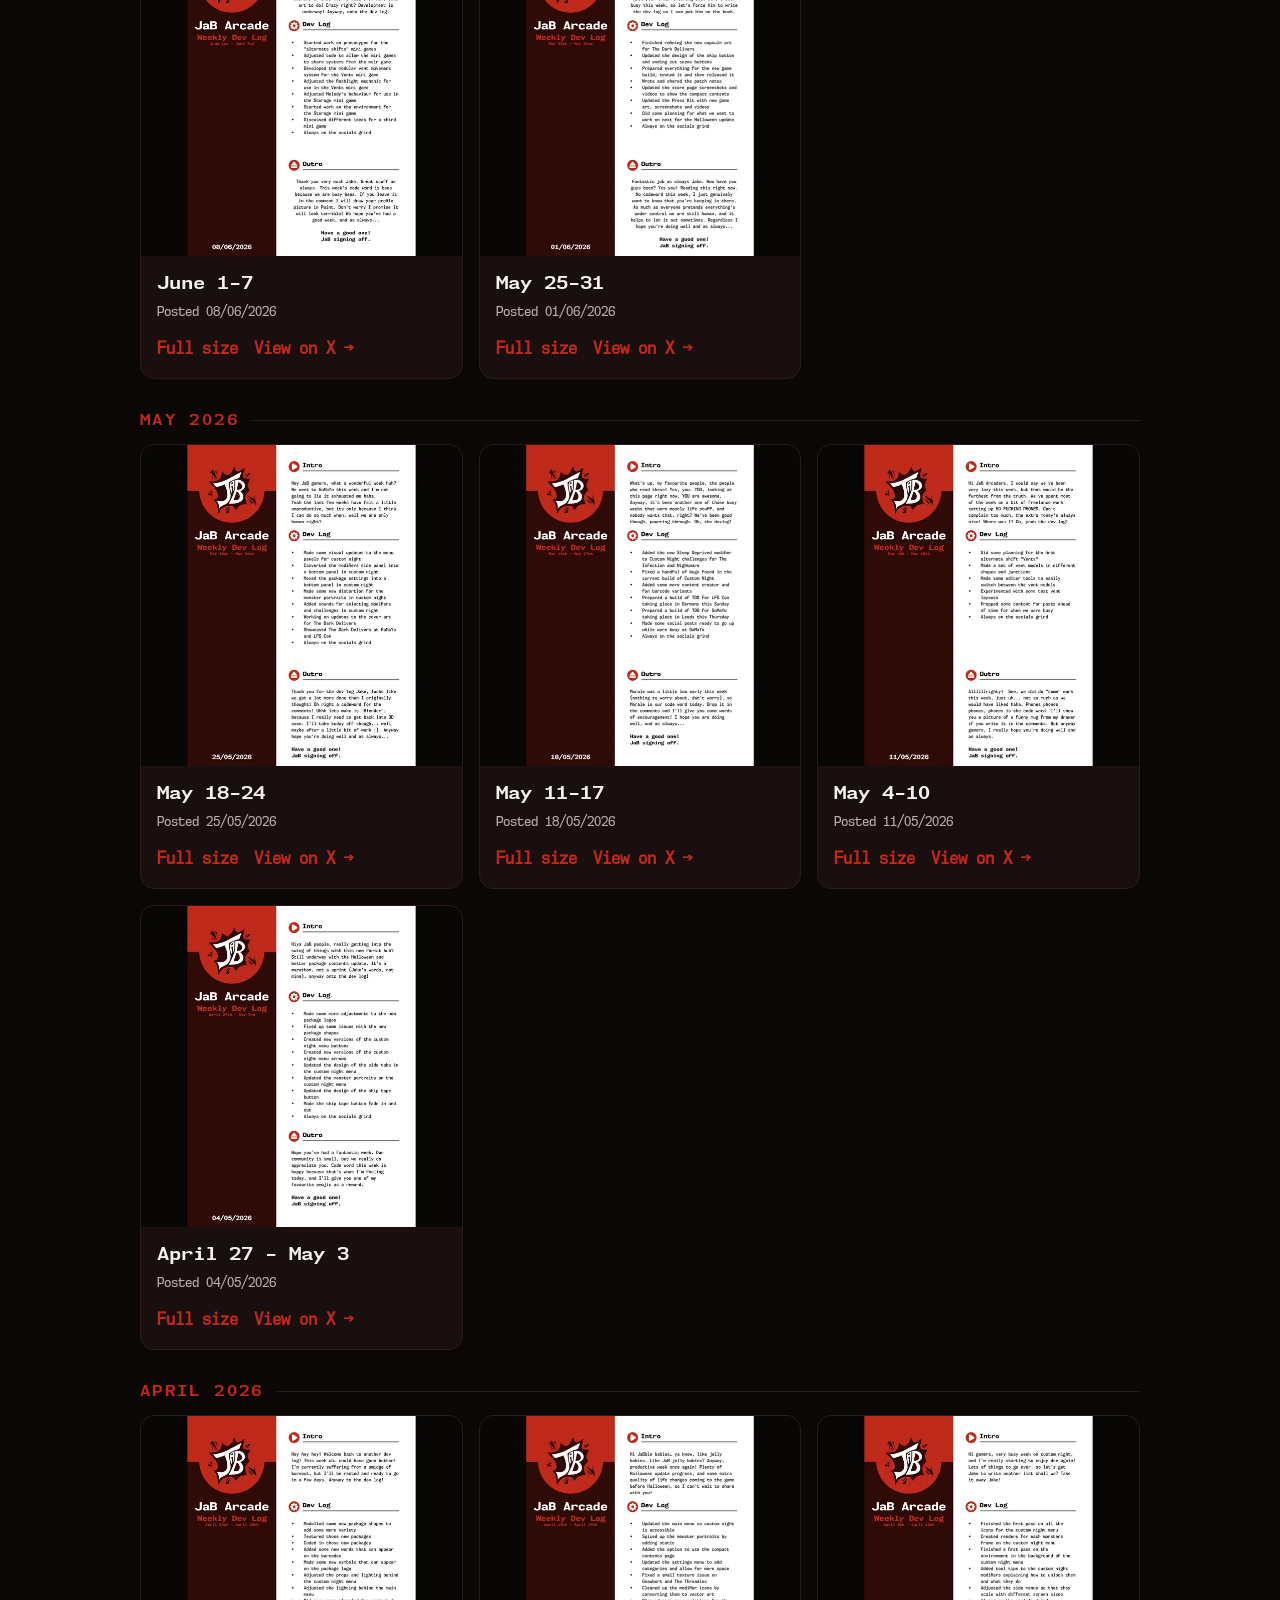
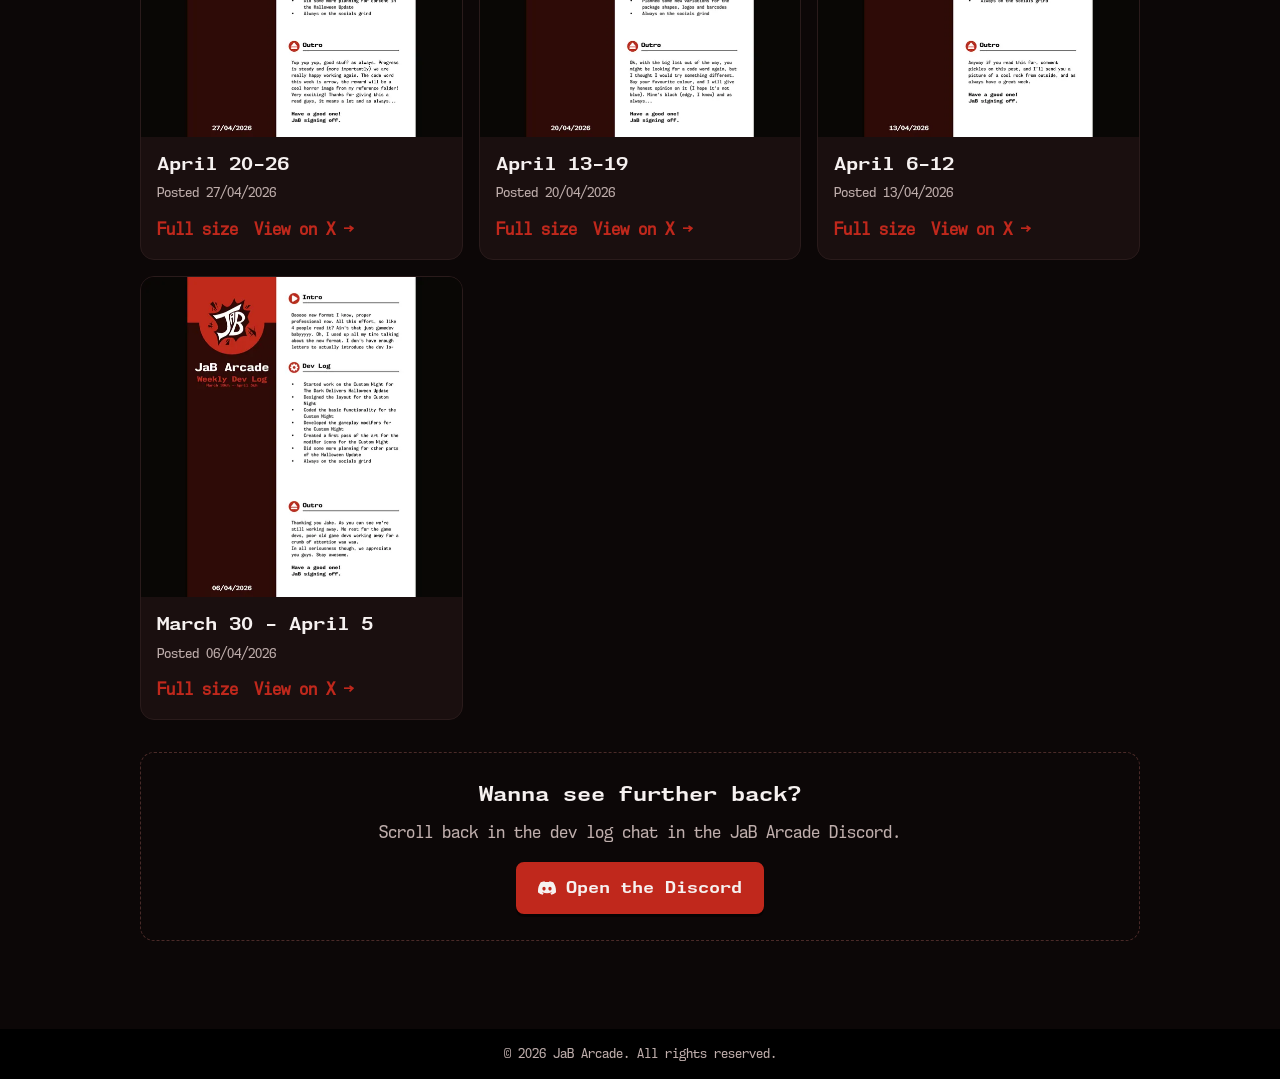
<file: devlogs.html>
<!doctype html>
<html lang="en">
<head>
<meta charset="utf-8">
<meta name="viewport" content="width=device-width, initial-scale=1, viewport-fit=cover">
<title>Dev Logs | JaB Arcade</title>
<meta name="description" content="Weekly development logs from JaB Arcade, posted every Monday.">
<link rel="canonical" href="https://jabarcade.com/devlogs.html">
<link rel="icon" href="img/favicon-32.png" sizes="32x32" type="image/png">
<link rel="apple-touch-icon" href="img/apple-touch-icon.png">
<meta name="theme-color" content="#c0281c">
<meta property="og:type" content="website">
<meta property="og:site_name" content="JaB Arcade">
<meta property="og:title" content="JaB Arcade Dev Logs">
<meta property="og:description" content="Weekly development logs from JaB Arcade, posted every Monday.">
<meta property="og:url" content="https://jabarcade.com/devlogs.html">
<meta property="og:image" content="https://jabarcade.com/img/og-jab.jpg">
<meta property="og:image:width" content="1200">
<meta property="og:image:height" content="630">
<meta name="twitter:card" content="summary_large_image">
<link rel="stylesheet" href="style.css">
<style>html{padding-block:env(safe-area-inset-top,0px) env(safe-area-inset-bottom,0px)}body{margin:0}</style>
</head>
<body>
<header>
  <div class="wrap hd">
    <a class="brand" href="index.html"><img src="img/logo.svg" alt="" width="40" height="40">JaB Arcade</a>
    <button type="button" class="menu-btn" aria-label="Open menu" aria-expanded="false"><span></span><span></span><span></span></button>
    <nav class="nav" aria-label="Main">
      <a href="index.html#games">Our Games</a>
      <a href="devlogs.html" aria-current="page">Dev Logs</a>
      <a href="about.html">About Us</a>
      <a href="contact.html">Contact Us</a>
    </nav>
  </div>
</header>

<main class="wrap">
  <section class="section">
    <div class="sh">
      <span class="ico"><svg viewBox="0 0 24 24"><path d="M6 3h9l4 4v14H6z"/><path d="M9 11h7M9 14h7M9 17h5" stroke="#c0281c" stroke-width="1.6"/></svg></span>
      <div><h2>Dev Logs</h2></div>
    </div>
    <p class="lead-in">Check what we've been up to. Tap one to read it full size.</p>
    <div id="latest"></div>
    <h3 class="dl-archive">Archive</h3>
    <div class="dl-grid" id="grid"></div>
    <div class="dl-more">
      <strong>Wanna see further back?</strong>
      <span>Scroll back in the dev log chat in the JaB Arcade Discord.</span>
      <a class="btn" href="https://discord.gg/TVny644Y8V" target="_blank" rel="noopener"><svg class="bi" viewBox="0 0 24 24" aria-hidden="true"><path d="M20.317 4.3698a19.7913 19.7913 0 00-4.8851-1.5152.0741.0741 0 00-.0785.0371c-.211.3753-.4447.8648-.6083 1.2495-1.8447-.2762-3.68-.2762-5.4868 0-.1636-.3933-.4058-.8742-.6177-1.2495a.077.077 0 00-.0785-.037 19.7363 19.7363 0 00-4.8852 1.515.0699.0699 0 00-.0321.0277C.5334 9.0458-.319 13.5799.0992 18.0578a.0824.0824 0 00.0312.0561c2.0528 1.5076 4.0413 2.4228 5.9929 3.0294a.0777.0777 0 00.0842-.0276c.4616-.6304.8731-1.2952 1.226-1.9942a.076.076 0 00-.0416-.1057c-.6528-.2476-1.2743-.5495-1.8722-.8923a.077.077 0 01-.0076-.1277c.1258-.0943.2517-.1923.3718-.2914a.0743.0743 0 01.0776-.0105c3.9278 1.7933 8.18 1.7933 12.0614 0a.0739.0739 0 01.0785.0095c.1202.099.246.1981.3728.2924a.077.077 0 01-.0066.1276 12.2986 12.2986 0 01-1.873.8914.0766.0766 0 00-.0407.1067c.3604.698.7719 1.3628 1.225 1.9932a.076.076 0 00.0842.0286c1.961-.6067 3.9495-1.5219 6.0023-3.0294a.077.077 0 00.0313-.0552c.5004-5.177-.8382-9.6739-3.5485-13.6604a.061.061 0 00-.0312-.0286zM8.02 15.3312c-1.1825 0-2.1569-1.0857-2.1569-2.419 0-1.3332.9555-2.4189 2.157-2.4189 1.2108 0 2.1757 1.0952 2.1568 2.419 0 1.3332-.9555 2.4189-2.1569 2.4189zm7.9748 0c-1.1825 0-2.1569-1.0857-2.1569-2.419 0-1.3332.9554-2.4189 2.1569-2.4189 1.2108 0 2.1757 1.0952 2.1568 2.419 0 1.3332-.946 2.4189-2.1568 2.4189Z"/></svg>Open the Discord</a>
    </div>
  </section>
</main>

<footer>
  <div class="wrap">&copy; 2026 JaB Arcade. All rights reserved.</div>
</footer>

<script>
var LOGS=[{"d": "2026-10-26", "x": "2114809395489968387", "w": "October 19-25"}, {"d": "2026-10-19", "x": "2112257675257942292", "w": "October 12-18"}, {"d": "2026-10-12", "x": "2109720979802910817", "w": "October 5-11"}, {"d": "2026-10-05", "x": "2107184256325759094", "w": "September 28 - October 4"}, {"d": "2026-09-28", "x": "2104647426673893850", "w": "September 21-27"}, {"d": "2026-09-21", "x": "2102110737736831262", "w": "September 14-20"}, {"d": "2026-09-14", "x": "2099574062850744512", "w": "September 7-13"}, {"d": "2026-09-07", "x": "2097037403735113862", "w": "August 31 - September 6"}, {"d": "2026-08-31", "x": "2094500578579583201", "w": "August 24-30"}, {"d": "2026-08-24", "x": "2091948683298226425", "w": "August 17-23"}, {"d": "2026-08-17", "x": "2089427302085992783", "w": "August 10-16"}, {"d": "2026-08-10", "x": "2086890354813374530", "w": "August 3-9"}, {"d": "2026-08-03", "x": "2084353780707905544", "w": "July 27 - August 2"}, {"d": "2026-07-27", "x": "2081816922727895454", "w": "July 20-26"}, {"d": "2026-07-20", "x": "2079280308201943330", "w": "July 13-19"}, {"d": "2026-07-13", "x": "2076743508992397533", "w": "July 6-12"}, {"d": "2026-07-06", "x": "2074206803601076268", "w": "June 29 - July 5"}, {"d": "2026-06-29", "x": "2071670150596588021", "w": "June 22-28"}, {"d": "2026-06-22", "x": "2069133440432136509", "w": "June 15-21"}, {"d": "2026-06-15", "x": "2066596698751746233", "w": "June 8-14"}, {"d": "2026-06-08", "x": "2064059988981497882", "w": "June 1-7"}, {"d": "2026-06-01", "x": "2061523921908670935", "w": "May 25-31"}, {"d": "2026-05-25", "x": "2058986579675254821", "w": "May 18-24"}, {"d": "2026-05-18", "x": "2056450380427411899", "w": "May 11-17"}, {"d": "2026-05-11", "x": "2053913070506811450", "w": "May 4-10"}, {"d": "2026-05-04", "x": "2051376460602954096", "w": "April 27 - May 3"}, {"d": "2026-04-27", "x": "2048839618355744939", "w": "April 20-26"}, {"d": "2026-04-20", "x": "2046302947970015636", "w": "April 13-19"}, {"d": "2026-04-13", "x": "2043766209913459165", "w": "April 6-12"}, {"d": "2026-04-06", "x": "2041225285543121034", "w": "March 30 - April 5"}];
(function(){
  function fmt(d){var p=d.split('-');return p[2]+'/'+p[1]+'/'+p[0];}
  function esc(s){return s.replace(/[&<>]/g,function(c){return{'&':'&amp;','<':'&lt;','>':'&gt;'}[c]});}
  function card(l,i,big){
    var t=l.t?'<details class="dl-text"><summary>Read the dev log</summary><div>'+esc(l.t).replace(/\n/g,'<br>')+'</div></details>':'';
    return '<article class="dl-card'+(big?' dl-big':'')+'"><button type="button" class="dl-thumb" data-i="'+i+'" aria-label="Open the '+l.w+' dev log full size"><img src="img/devlogs/'+l.d+(big?'':'-t')+'.webp" alt="Weekly dev log, '+l.w+'" loading="'+(big?'eager':'lazy')+'" width="640" height="640"></button>'+
      '<div class="dl-info">'+(big?'<span class="tag">Latest</span>':'')+'<h4>'+l.w+'</h4><span class="dl-posted">Posted '+fmt(l.d)+'</span>'+t+
      '<div class="dl-links"><button type="button" class="more dl-open" data-i="'+i+'">Full size</button><a class="more" href="https://x.com/JaBArcade/status/'+l.x+'" target="_blank" rel="noopener">View on X &rarr;</a></div></div></article>';
  }
  document.getElementById('latest').innerHTML=card(LOGS[0],0,true);
  var MONTHS=['January','February','March','April','May','June','July','August','September','October','November','December'];
  var out='',last='';
  LOGS.slice(1).forEach(function(l,k){var p=l.d.split('-'),m=MONTHS[+p[1]-1]+' '+p[0];if(m!==last){out+='<h4 class="dl-month">'+m+'</h4>';last=m;}out+=card(l,k+1,false);});
  document.getElementById('grid').innerHTML=out;
  var lb=document.createElement('div');lb.className='lb';lb.hidden=true;
  lb.innerHTML='<img alt=""><button type="button" class="x" aria-label="Close">Close</button><button type="button" class="pv" aria-label="Newer">&larr;</button><button type="button" class="nx" aria-label="Older">&rarr;</button>';
  document.body.appendChild(lb);var big=lb.querySelector('img'),cur=0;
  function show(n){cur=(n+LOGS.length)%LOGS.length;big.src='img/devlogs/'+LOGS[cur].d+'.webp';big.alt='Weekly dev log, '+LOGS[cur].w;lb.hidden=false;}
  document.addEventListener('click',function(e){var b=e.target.closest('[data-i]');if(b&&!lb.contains(b))show(+b.dataset.i);});
  lb.addEventListener('click',function(e){if(e.target.classList.contains('nx'))show(cur+1);else if(e.target.classList.contains('pv'))show(cur-1);else lb.hidden=true;});
  document.addEventListener('keydown',function(e){if(lb.hidden)return;if(e.key==='Escape')lb.hidden=true;if(e.key==='ArrowRight')show(cur+1);if(e.key==='ArrowLeft')show(cur-1);});
})();
</script>
<script src="site.js"></script>
</body>
</html>
</file>
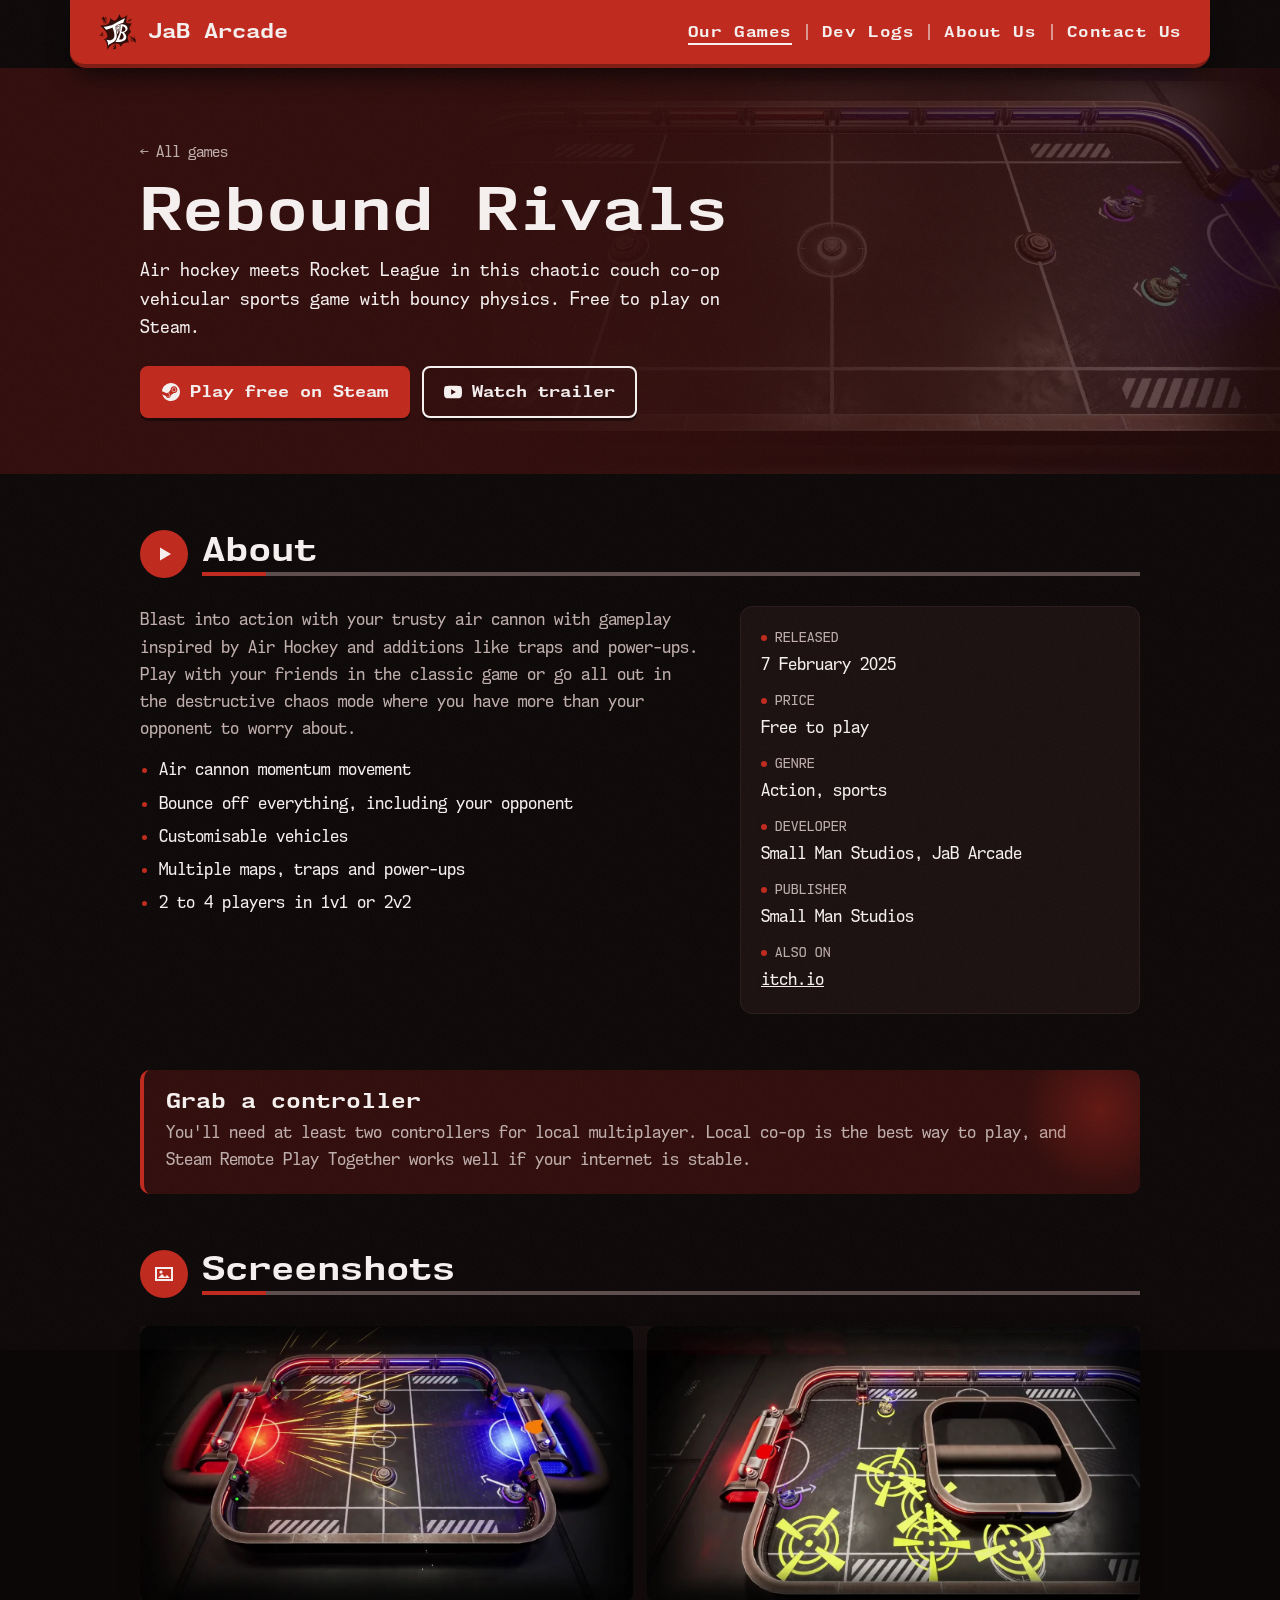
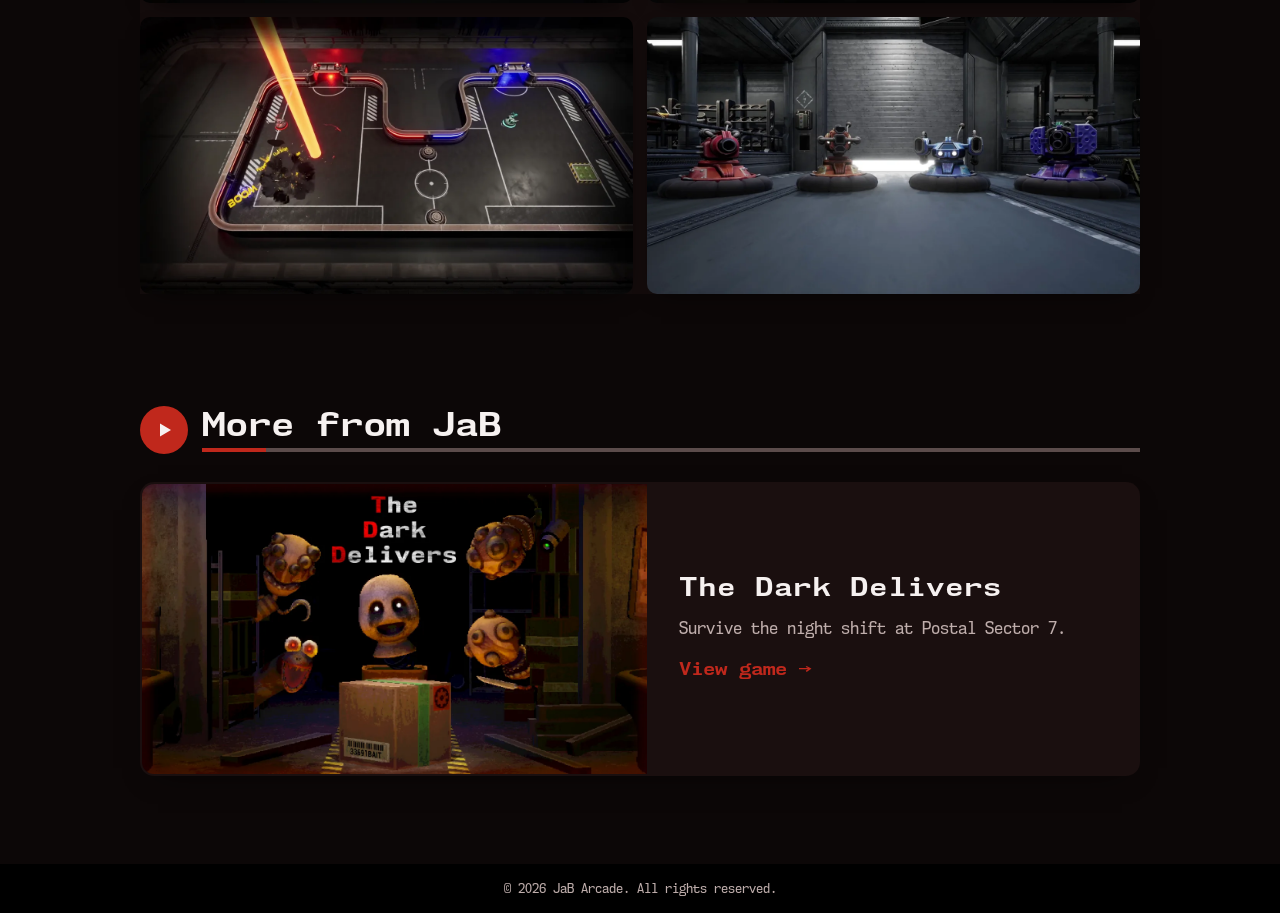
<file: rebound-rivals.html>
<!doctype html>
<html lang="en">
<head>
<meta charset="utf-8">
<meta name="viewport" content="width=device-width, initial-scale=1, viewport-fit=cover">
<title>Rebound Rivals | JaB Arcade</title>
<meta name="description" content="Air hockey meets Rocket League. Free to play couch co-op for 2 to 4 players on Steam.">
<link rel="canonical" href="https://jabarcade.com/rebound-rivals.html">
<link rel="icon" href="img/favicon-32.png" sizes="32x32" type="image/png">
<link rel="apple-touch-icon" href="img/apple-touch-icon.png">
<meta name="theme-color" content="#c0281c">
<meta property="og:type" content="website">
<meta property="og:site_name" content="JaB Arcade">
<meta property="og:title" content="Rebound Rivals">
<meta property="og:description" content="Air hockey meets Rocket League. Free to play couch co-op for 2 to 4 players on Steam.">
<meta property="og:url" content="https://jabarcade.com/rebound-rivals.html">
<meta property="og:image" content="https://jabarcade.com/img/og-rr.jpg">
<meta property="og:image:width" content="1200">
<meta property="og:image:height" content="630">
<meta name="twitter:card" content="summary_large_image">
<link rel="stylesheet" href="style.css">
<style>html{padding-block:env(safe-area-inset-top,0px) env(safe-area-inset-bottom,0px)}body{margin:0}</style>
</head>
<body>
<header>
  <div class="wrap hd">
    <a class="brand" href="index.html"><img src="img/logo.svg" alt="" width="40" height="40">JaB Arcade</a>
    <button type="button" class="menu-btn" aria-label="Open menu" aria-expanded="false"><span></span><span></span><span></span></button>
    <nav class="nav" aria-label="Main">
      <a href="index.html#games" aria-current="page">Our Games</a>
      <a href="devlogs.html">Dev Logs</a>
      <a href="about.html">About Us</a>
      <a href="contact.html">Contact Us</a>
    </nav>
  </div>
</header>

<section class="ghero">
  <img class="bgimg" src="img/rr-bg.webp" alt="" width="1600" height="900">
  <div class="wrap">
    <div class="in">
      <a class="back" href="index.html">&larr; All games</a>
      <h1>Rebound Rivals</h1>
      <p>Air hockey meets Rocket League in this chaotic couch co-op vehicular sports game with bouncy physics. Free to play on Steam.</p>
      <div class="cta">
        <a class="btn" href="https://store.steampowered.com/app/2851130/Rebound_Rivals/" target="_blank" rel="noopener"><svg class="bi" viewBox="0 0 24 24" aria-hidden="true"><path d="M11.979 0C5.678 0 .511 4.86.022 11.037l6.432 2.658c.545-.371 1.203-.59 1.912-.59.063 0 .125.004.188.006l2.861-4.142V8.91c0-2.495 2.028-4.524 4.524-4.524 2.494 0 4.524 2.031 4.524 4.527s-2.03 4.525-4.524 4.525h-.105l-4.076 2.911c0 .052.004.105.004.159 0 1.875-1.515 3.396-3.39 3.396-1.635 0-3.016-1.173-3.331-2.727L.436 15.27C1.862 20.307 6.486 24 11.979 24c6.627 0 11.999-5.373 11.999-12S18.605 0 11.979 0zM7.54 18.21l-1.473-.61c.262.543.714.999 1.314 1.25 1.297.539 2.793-.076 3.332-1.375.263-.63.264-1.319.005-1.949s-.75-1.121-1.377-1.383c-.624-.26-1.29-.249-1.878-.03l1.523.63c.956.4 1.409 1.5 1.009 2.455-.397.957-1.497 1.41-2.454 1.012H7.54zm11.415-9.303c0-1.662-1.353-3.015-3.015-3.015-1.665 0-3.015 1.353-3.015 3.015 0 1.665 1.35 3.015 3.015 3.015 1.663 0 3.015-1.35 3.015-3.015zm-5.273-.005c0-1.252 1.013-2.266 2.265-2.266 1.249 0 2.266 1.014 2.266 2.266 0 1.251-1.017 2.265-2.266 2.265-1.253 0-2.265-1.014-2.265-2.265z"/></svg>Play free on Steam</a>
        <a class="btn line" href="https://www.youtube.com/watch?v=BPr0ISeP--c" target="_blank" rel="noopener"><svg class="bi" viewBox="0 0 24 24" aria-hidden="true"><path d="M23.498 6.186a3.016 3.016 0 0 0-2.122-2.136C19.505 3.545 12 3.545 12 3.545s-7.505 0-9.377.505A3.017 3.017 0 0 0 .502 6.186C0 8.07 0 12 0 12s0 3.93.502 5.814a3.016 3.016 0 0 0 2.122 2.136c1.871.505 9.376.505 9.376.505s7.505 0 9.377-.505a3.015 3.015 0 0 0 2.122-2.136C24 15.93 24 12 24 12s0-3.93-.502-5.814zM9.545 15.568V8.432L15.818 12l-6.273 3.568z"/></svg>Watch trailer</a>
      </div>
    </div>
  </div>
</section>

<main class="wrap">
  <section class="section">
    <div class="sh">
      <span class="ico"><svg viewBox="0 0 24 24"><path d="M8 5.5v13l11-6.5z"/></svg></span>
      <div><h2>About</h2></div>
    </div>
    <div class="cols">
      <div class="prose">
        <p>Blast into action with your trusty air cannon with gameplay inspired by Air Hockey and additions like traps and power-ups. Play with your friends in the classic game or go all out in the destructive chaos mode where you have more than your opponent to worry about.</p>
        <ul class="feat">
          <li>Air cannon momentum movement</li>
          <li>Bounce off everything, including your opponent</li>
          <li>Customisable vehicles</li>
          <li>Multiple maps, traps and power-ups</li>
          <li>2 to 4 players in 1v1 or 2v2</li>
        </ul>
      </div>
      <dl class="facts">
        <div><dt>Released</dt><dd>7 February 2025</dd></div>
        <div><dt>Price</dt><dd>Free to play</dd></div>
        <div><dt>Genre</dt><dd>Action, sports</dd></div>
        <div><dt>Developer</dt><dd>Small Man Studios, JaB Arcade</dd></div>
        <div><dt>Publisher</dt><dd>Small Man Studios</dd></div>
        <div><dt>Also on</dt><dd><a href="https://jabarcade.itch.io/rebound-rivals" target="_blank" rel="noopener">itch.io</a></dd></div>
      </dl>
    </div>
  </section>

  <section class="callout">
    <h3>Grab a controller</h3>
    <p>You'll need at least two controllers for local multiplayer. Local co-op is the best way to play, and Steam Remote Play Together works well if your internet is stable.</p>
  </section>

  <section class="section">
    <div class="sh">
      <span class="ico"><svg viewBox="0 0 24 24"><path d="M4 6h16v12H4z" fill="none" stroke="#f6f1f0" stroke-width="2"/><circle cx="9" cy="10" r="1.6"/><path d="M6 16l4-4 3 3 2-2 3 3z"/></svg></span>
      <div><h2>Screenshots</h2></div>
    </div>
    <div class="shots">
      <img src="img/rr-shot-1.webp" alt="A goal explodes in sparks between red and blue ends" width="1280" height="720" loading="lazy">
      <img src="img/rr-shot-2.webp" alt="Target traps on an arena with a centre obstacle" width="1280" height="720" loading="lazy">
      <img src="img/rr-shot-3.webp" alt="A laser hazard sweeping a winding arena" width="1280" height="720" loading="lazy">
      <img src="img/rr-shot-4.webp" alt="Four hover vehicles lined up in the garage" width="1280" height="720" loading="lazy">
    </div>
  </section>

  <section class="section">
    <div class="sh">
      <span class="ico"><svg viewBox="0 0 24 24"><path d="M8 5.5v13l11-6.5z"/></svg></span>
      <div><h2>More from JaB</h2></div>
    </div>
    <a class="game" href="the-dark-delivers.html">
      <div class="media"><img src="img/tdd-capsule.webp" alt="The Dark Delivers cover art" width="1232" height="700" loading="lazy"></div>
      <div class="info"><h3>The Dark Delivers</h3><p>Survive the night shift at Postal Sector 7.</p><span class="go">View game &rarr;</span></div>
    </a>
  </section>
</main>

<footer>
  <div class="wrap">&copy; 2026 JaB Arcade. All rights reserved.</div>
</footer>
<script>
(function(){
  var imgs=[].slice.call(document.querySelectorAll('.shots img'));if(!imgs.length)return;
  var lb=document.createElement('div');lb.className='lb';lb.hidden=true;
  lb.innerHTML='<img alt=""><button type="button" class="x" aria-label="Close">Close</button><button type="button" class="pv" aria-label="Previous">&larr;</button><button type="button" class="nx" aria-label="Next">&rarr;</button>';
  document.body.appendChild(lb);var big=lb.querySelector('img'),i=0;
  function show(n){i=(n+imgs.length)%imgs.length;big.src=imgs[i].src;big.alt=imgs[i].alt;lb.hidden=false;}
  imgs.forEach(function(im,n){im.tabIndex=0;im.addEventListener('click',function(){show(n)});im.addEventListener('keydown',function(e){if(e.key==='Enter')show(n)});});
  lb.addEventListener('click',function(e){if(e.target.classList.contains('nx'))show(i+1);else if(e.target.classList.contains('pv'))show(i-1);else lb.hidden=true;});
  document.addEventListener('keydown',function(e){if(lb.hidden)return;if(e.key==='Escape')lb.hidden=true;if(e.key==='ArrowRight')show(i+1);if(e.key==='ArrowLeft')show(i-1);});
})();
</script>
<script src="site.js"></script>
</body>
</html>
</file>
<file: style.css>
@font-face{font-family:"NK57 Mono";font-weight:400;font-display:swap;src:url("fonts/nk57-mono.woff2") format("woff2")}
@font-face{font-family:"NK57 Mono Bold";font-weight:700;font-display:swap;src:url("fonts/nk57-mono-bold.woff2") format("woff2")}
/* Layout: devlog style, darkened. Maroon hero band with the logo in a red circle, then sections headed by red circle icons and grey rules. Single dark look by choice. */
:root{
  --bg:#0c0707; --maroon:#300c0b; --panel:#1a0f0f;
  --red:#c0281c; --white:#f6f1f0; --muted:#bfaeac; --rule:#5c4c4b;
  --display:"NK57 Mono Bold","Consolas","Courier New",monospace;
  --mono:"NK57 Mono",ui-monospace,Consolas,"Courier New",monospace;
  color-scheme:dark;
}
*{box-sizing:border-box}
body{background:var(--bg);color:var(--white);font-family:var(--mono);font-size:1rem;line-height:1.7;overflow-x:hidden}
img{display:block;max-width:100%;height:auto}
a{color:inherit}
h1,h2,h3{font-family:var(--display);font-weight:700;line-height:1.1;margin:0;text-wrap:balance}
p{margin:0}
.wrap{max-width:1040px;margin-inline:auto;padding-inline:20px}
:focus-visible{outline:3px solid var(--white);outline-offset:3px;border-radius:4px}

/* header */
header{background:var(--red);position:sticky;top:env(safe-area-inset-top,0px);z-index:10;border-bottom:4px solid #7d1a12;box-shadow:0 8px 24px rgba(0,0,0,.85),0 2px 0 rgba(0,0,0,.6)}
.hd{display:flex;align-items:center;justify-content:space-between;gap:16px;padding-block:12px;flex-wrap:wrap}
.brand{font-family:var(--display);font-weight:700;font-size:1.15rem;text-decoration:none;display:flex;align-items:center;gap:10px}
.brand img{width:40px;height:40px}
.nav{display:flex;gap:6px 0;flex-wrap:wrap;align-items:center}
.nav a{padding-inline:14px;line-height:1.2}
.nav a + a{border-left:2px solid rgba(246,241,240,.55)}
.nav a:last-child{padding-right:0}
.nav a{text-decoration:none;font-weight:700;font-size:.9rem}

.cta{display:flex;gap:12px;justify-content:center;flex-wrap:wrap;margin-top:28px}
.btn{display:inline-block;font-family:var(--display);font-weight:700;font-size:.9rem;text-decoration:none;padding:12px 20px;border-radius:8px;background:var(--red);color:var(--white);border:2px solid var(--red)}
.btn:hover{background:var(--white);color:var(--red);border-color:var(--white)}
.btn.line{background:transparent;border-color:var(--white)}
.btn.line:hover{background:var(--white);color:var(--maroon)}

/* section heads like the devlog */
.section{padding-block:56px}
.sh{display:grid;grid-template-columns:auto 1fr;gap:14px;align-items:center;margin-bottom:28px}
.ico{width:48px;height:48px;border-radius:50%;background:var(--red);display:grid;place-items:center}
.ico svg{width:24px;height:24px;fill:var(--white)}
.sh div{border-bottom:4px solid var(--rule);padding-bottom:6px}
.sh h2{font-size:clamp(1.4rem,4vw,1.9rem)}

/* games */
.game{display:grid;grid-template-columns:1.1fr 1fr;gap:32px;align-items:center;background:var(--panel);border-radius:14px;overflow:hidden}
.game + .game{margin-top:24px}
.game > *{min-width:0}
.game .info{padding:28px 28px 28px 0;display:grid;gap:14px}
.game h3{font-size:1.5rem}
.game h3 .r{color:var(--red)}
.game p{color:var(--muted)}
.game ul{margin:0;padding-left:1.2em;color:var(--white)}
.game li::marker{color:var(--red)}
.links{display:flex;gap:16px;flex-wrap:wrap;align-items:center}
.more{font-weight:700;color:var(--red);text-decoration:none}
.more:hover{text-decoration:underline;text-underline-offset:4px}
.game .media{align-self:stretch}
.game .media img{width:100%;height:100%;object-fit:cover}


/* studio + community */
.team{display:grid;grid-template-columns:repeat(2,1fr);gap:14px}
.person{background:var(--panel);border-radius:12px;padding:20px;display:flex;gap:16px;align-items:center}

.person h3{font-size:1.05rem;margin-bottom:4px}.person p{color:var(--muted);font-size:.9rem}
.intro{color:var(--muted);max-width:60ch;margin-bottom:22px}
.socials{display:grid;grid-template-columns:repeat(3,1fr);gap:10px;margin-top:22px}
.socials a{background:var(--panel);border-radius:10px;padding:12px 16px;text-decoration:none;font-weight:700;display:flex;justify-content:space-between;border:1px solid transparent}
.socials a::after{content:"\2192";color:var(--red)}
.socials a:hover{border-color:var(--red)}

footer{background:#000;text-align:center;padding-block:14px;margin-top:auto;font-size:.78rem;color:var(--muted);position:relative;z-index:1}

@media (max-width:820px){
  .game{grid-template-columns:1fr;gap:0}
  .game .info{padding:22px}
  .socials{grid-template-columns:repeat(2,1fr)}
}
@media (max-width:520px){
  .team{grid-template-columns:1fr}
}
@media (prefers-reduced-motion:reduce){*{animation:none!important}}

/* shared page bits */
a.game{text-decoration:none;color:inherit;border:2px solid transparent;transition:border-color .15s,transform .15s}
a.game:hover{border-color:var(--red);transform:translateY(-3px)}
a.game .go{font-family:var(--display);font-weight:700;color:var(--red)}

/* game pages */
.ghero{position:relative;background:var(--maroon);overflow:hidden}
.ghero .bgimg{position:absolute;top:0;right:0;width:70%;height:100%;object-fit:cover;object-position:right center;opacity:.5}
.ghero::before{content:"";position:absolute;inset:0;z-index:1;background:linear-gradient(90deg,var(--maroon) 0 35%,rgba(48,12,11,.85) 55%,rgba(48,12,11,.2) 100%)}
.ghero .wrap{position:relative;z-index:2}
@media (max-width:820px){.ghero .bgimg{width:100%;opacity:.25}.ghero::before{background:rgba(48,12,11,.75)}}
.ghero .in{position:relative;padding-block:72px 56px;display:grid;gap:16px;max-width:760px}
.ghero .in > :not(.cta){max-width:640px}
.ghero h1{font-size:clamp(2rem,7vw,3.4rem)}
.ghero h1 .r{color:var(--red)}
.ghero p{color:var(--white);font-size:1.05rem}
.ghero .cta{justify-content:flex-start;margin-top:8px}
.back{display:inline-block;color:var(--muted);text-decoration:none;font-size:.9rem}
.back:hover{color:var(--white)}
.cols{display:grid;grid-template-columns:1.4fr 1fr;gap:40px}
.cols > *{min-width:0}
.prose p{color:var(--muted);margin-bottom:14px;max-width:62ch}
.feat{margin:0;padding-left:1.2em}
.feat li{margin-bottom:6px}
.feat li::marker{color:var(--red)}
.facts{background:var(--panel);border-radius:12px;padding:20px;margin:0;display:grid;gap:12px;align-self:start}
.facts div{display:grid;gap:2px}
.facts dt{color:var(--muted);font-size:.8rem;text-transform:uppercase;letter-spacing:.08em}
.facts dd{margin:0}
.callout{background:var(--maroon);border-left:4px solid var(--red);border-radius:10px;padding:20px 22px}
.callout h3{font-size:1.2rem;margin-bottom:8px}
.callout p{color:var(--muted)}
.shots{display:grid;grid-template-columns:repeat(2,1fr);gap:14px}
.shots img{border-radius:10px}
.monsters{display:grid;grid-template-columns:repeat(4,1fr);gap:14px}
.monsters figcaption span{color:var(--muted);font-weight:400}
.monsters figure{margin:0;background:#000;border-radius:12px;overflow:hidden;border:1px solid var(--maroon)}
.monsters figcaption{padding:8px 12px;font-weight:700;font-size:.85rem}@media (max-width:820px){.cols{grid-template-columns:1fr;gap:28px}.monsters{grid-template-columns:repeat(2,1fr)}}
@media (max-width:520px){.shots{grid-template-columns:1fr}}


#games{scroll-margin-top:80px}
.avimg{flex:none;width:88px;height:88px;border-radius:50%;object-fit:cover;border:3px solid var(--red)}

/* gentle animated wave side panels (wide screens) */
body::before,body::after{content:"";position:fixed;top:0;bottom:0;width:calc((100vw - 1080px) / 2 - 52px);background:#1a0e0e;z-index:-1;pointer-events:none;
  -webkit-mask-image:url("data:image/svg+xml,%3Csvg%20xmlns%3D%27http%3A//www.w3.org/2000/svg%27%20viewBox%3D%270%200%20100%20400%27%20preserveAspectRatio%3D%27none%27%3E%3Cpath%20d%3D%27M0%200H92C97%2050%2097%20150%2092%20200C87%20250%2087%20350%2092%20400H0Z%27/%3E%3C/svg%3E");mask-image:url("data:image/svg+xml,%3Csvg%20xmlns%3D%27http%3A//www.w3.org/2000/svg%27%20viewBox%3D%270%200%20100%20400%27%20preserveAspectRatio%3D%27none%27%3E%3Cpath%20d%3D%27M0%200H92C97%2050%2097%20150%2092%20200C87%20250%2087%20350%2092%20400H0Z%27/%3E%3C/svg%3E");-webkit-mask-size:100% 1400px;mask-size:100% 1400px;-webkit-mask-repeat:repeat-y;mask-repeat:repeat-y;
  animation:wave 20s linear infinite}
body::before{left:0}
body::after{right:0;transform:scaleX(-1);animation-duration:25s;animation-direction:reverse}
@keyframes wave{from{-webkit-mask-position:0 0;mask-position:0 0}to{-webkit-mask-position:0 1400px;mask-position:0 1400px}}
@media (max-width:1300px){body::before,body::after{display:none}}


/* keep footer at the bottom on short pages */
body{display:flex;flex-direction:column;min-height:100vh}
main{flex:1 0 auto;width:100%;padding-bottom:32px}
.wrap{width:100%}
body > header,body > section,body > footer{flex:none}

/* ---------- polish ---------- */
::selection{background:var(--red);color:var(--white)}
html{scrollbar-color:#4a2a28 var(--bg)}
html{scroll-behavior:smooth}
@media (prefers-reduced-motion:reduce){html{scroll-behavior:auto}*{transition:none!important}}

/* header */
.brand img{transition:transform .25s cubic-bezier(.3,1.6,.5,1)}
.brand:hover img{transform:rotate(-12deg) scale(1.12)}
.nav a span,.nav a{position:relative}
.nav a::after{content:"";position:absolute;left:14px;right:14px;bottom:-5px;height:2px;background:var(--white);transform:scaleX(0);transform-origin:left;transition:transform .2s ease}
.nav a:last-child::after{right:0}
.nav a:hover::after,.nav a[aria-current="page"]::after{transform:scaleX(1)}

/* buttons */
.btn{transition:background .15s,color .15s,border-color .15s,transform .12s,box-shadow .12s;box-shadow:0 3px 0 rgba(0,0,0,.45)}
.btn:hover{transform:translateY(-2px);box-shadow:0 5px 0 rgba(0,0,0,.45)}
.btn:active{transform:translateY(1px);box-shadow:0 1px 0 rgba(0,0,0,.45)}

/* section heading rule gets a red lead-in */
.sh div{border-bottom:none;background:linear-gradient(var(--red),var(--red)) left bottom/64px 4px no-repeat,linear-gradient(var(--rule),var(--rule)) left bottom/100% 4px no-repeat;padding-bottom:10px}

/* game cards */
a.game{box-shadow:0 10px 30px -18px rgba(0,0,0,.9)}
a.game .media{overflow:hidden}
a.game .media img{transition:transform .5s ease}
a.game:hover .media img{transform:scale(1.04)}
a.game .go{display:inline-block;transition:transform .2s}
a.game:hover .go{transform:translateX(6px)}

/* screenshots + monsters */
.shots img{cursor:zoom-in;transition:transform .2s,box-shadow .2s;box-shadow:0 8px 24px -14px #000}
.shots img:hover{transform:translateY(-3px);box-shadow:0 14px 30px -14px #000,0 0 0 2px var(--red)}
.monsters figure{transition:transform .2s,border-color .2s}
.monsters figure:hover{transform:translateY(-4px);border-color:var(--red)}

/* cards and lists */
.person,.facts,.socials a{border:1px solid #2a1b1b}
.socials a{transition:border-color .15s,background .15s}
.socials a::after{transition:transform .2s}
.socials a:hover{background:#221414}
.socials a:hover::after{transform:translateX(4px)}
.avimg{box-shadow:0 0 0 4px var(--panel),0 6px 16px -6px #000}

/* gentle entrance */
main,.ghero .in{animation:rise .5s ease-out both}
@keyframes rise{from{transform:translateY(10px)}to{transform:none}}

/* lightbox */
.lb{position:fixed;inset:0;z-index:50;background:rgba(5,2,2,.92);display:grid;place-items:center;padding:24px;cursor:zoom-out}
.lb img{max-width:min(1280px,100%);max-height:86vh;border-radius:10px;box-shadow:0 20px 60px #000}
.lb button{position:absolute;top:calc(14px + env(safe-area-inset-top,0px));right:16px;background:var(--red);color:var(--white);border:0;border-radius:8px;font-family:var(--display);padding:8px 14px;cursor:pointer}
.lb .nx,.lb .pv{top:50%;transform:translateY(-50%);padding:12px 14px}
.lb .pv{left:16px;right:auto}
[hidden]{display:none!important}

/* socials: featured, small, linktree */
.si{width:52px;height:52px;flex:none;border-radius:50%;background:var(--b);display:grid;place-items:center;transition:transform .2s;box-shadow:0 6px 16px -8px var(--b)}
.si svg{width:24px;height:24px;fill:var(--bi)}
.soc-feat{display:grid;grid-template-columns:repeat(2,1fr);gap:14px;margin-top:14px}
.sf{position:relative;overflow:hidden;display:flex;align-items:center;gap:18px;padding:22px;border-radius:14px;text-decoration:none;border:1px solid #2a1b1b;background:linear-gradient(120deg,color-mix(in srgb,var(--b) 18%,var(--panel)) 0%,var(--panel) 60%);transition:border-color .2s,transform .2s}
.sf::before{content:"";position:absolute;left:0;top:0;bottom:0;width:4px;background:var(--b)}
.sf .si{width:64px;height:64px}.sf .si svg{width:30px;height:30px}
.sf .txt{display:grid;gap:2px;min-width:0;flex:1}
.sf strong{font-family:var(--display);font-size:1.3rem}
.sf .hd{color:var(--white);font-size:.9rem}
.sf .ds{color:var(--muted);font-size:.85rem}
.sf .arr{font-size:1.4rem;color:var(--b);transition:transform .2s}
.sf:hover{border-color:var(--b);transform:translateY(-3px)}
.sf:hover .arr{transform:translateX(5px)}
.sf:hover .si{transform:scale(1.06) rotate(-6deg)}
.soc-small{display:grid;grid-template-columns:repeat(5,1fr);gap:12px;margin-top:14px}
.soc-small a{display:flex;flex-direction:column;align-items:center;gap:10px;padding:18px 8px 14px;border-radius:12px;text-decoration:none;font-weight:700;font-size:.82rem;background:var(--panel);border:1px solid #2a1b1b;transition:border-color .2s,transform .2s}
.soc-small .si{width:46px;height:46px}.soc-small .si svg{width:22px;height:22px}
.soc-small a:hover{border-color:var(--b);transform:translateY(-3px)}
.soc-small a:hover .si{transform:scale(1.08)}
.soc-tree{display:flex;align-items:center;gap:18px;margin-top:14px;padding:20px 22px;border-radius:14px;text-decoration:none;border:1px dashed color-mix(in srgb,var(--b) 55%,transparent);background:color-mix(in srgb,var(--b) 7%,var(--bg));transition:border-color .2s,background .2s}
.soc-tree .txt{display:grid;gap:2px;flex:1;min-width:0}
.soc-tree strong{font-family:var(--display);font-size:1.1rem}
.soc-tree .ds{color:var(--muted);font-size:.88rem}
.soc-tree .btn{background:var(--b);border-color:var(--b);color:#000;white-space:nowrap}
.soc-tree:hover{border-style:solid;background:color-mix(in srgb,var(--b) 12%,var(--bg))}
@media (max-width:820px){.soc-feat{grid-template-columns:1fr}.soc-small{grid-template-columns:repeat(3,1fr)}}
@media (max-width:520px){.soc-small{grid-template-columns:repeat(2,1fr)}.soc-tree{flex-wrap:wrap}.soc-tree .btn{width:100%;text-align:center}}

/* about page logo disc */
.logo-disc{width:min(260px,70%);aspect-ratio:1;justify-self:center;align-self:center;border-radius:50%;background:var(--red);display:grid;place-items:center;box-shadow:0 0 0 8px var(--panel),0 20px 40px -18px #000}
.logo-disc img{width:78%;transition:transform .3s cubic-bezier(.3,1.6,.5,1)}
.logo-disc:hover img{transform:rotate(-8deg) scale(1.05)}

/* header as a centred tab that matches the content column */
header{background:none;border-bottom:none;box-shadow:none;pointer-events:none}
header .hd{pointer-events:auto;max-width:1140px;padding-inline:28px;background:var(--red);border-radius:0 0 16px 16px;border-bottom:4px solid #7d1a12;box-shadow:0 10px 26px -6px rgba(0,0,0,.9)}
@media (max-width:1180px){header .hd{border-radius:0;padding-inline:20px}}

/* home intro */
.home-intro{display:grid;grid-template-columns:1.25fr 1fr;gap:36px;align-items:center;padding-block:56px 8px}
.home-intro > *{min-width:0}
.intro-text{display:grid;gap:16px}
.eyebrow{font-family:var(--display);font-size:.8rem;letter-spacing:.12em;text-transform:uppercase;color:var(--red)}
.home-intro h1{font-size:clamp(1.6rem,3.6vw,2.3rem)}
.home-intro p{color:var(--muted);max-width:48ch}
.home-intro .cta{justify-content:flex-start;margin-top:8px}
.news{position:relative;display:block;border-radius:14px;overflow:hidden;text-decoration:none;border:2px solid #3a1d1b;box-shadow:0 18px 40px -20px #000;transition:border-color .2s,transform .2s}
.news img{width:100%;height:100%;min-height:300px;aspect-ratio:4/3;object-fit:cover;transition:transform .5s}
.news::after{content:"";position:absolute;inset:0;background:linear-gradient(180deg,rgba(12,7,7,.55) 0%,rgba(12,7,7,.8) 40%,rgba(12,7,7,.96) 75%)}
.news .news-body{text-shadow:0 2px 6px rgba(0,0,0,.8)}
.news-body{position:absolute;left:0;right:0;bottom:0;z-index:1;padding:20px;display:grid;gap:6px}
.news .tag{justify-self:start;background:var(--red);font-family:var(--display);font-size:.72rem;letter-spacing:.08em;text-transform:uppercase;padding:4px 10px;border-radius:6px}
.news strong{font-family:var(--display);font-size:1.25rem}
.news .ds{color:var(--muted);font-size:.88rem}
.news .go{font-family:var(--display);color:var(--red);font-size:.88rem;transition:transform .2s;display:inline-block}
.news:hover{border-color:var(--red);transform:translateY(-3px)}
.news:hover img{transform:scale(1.04)}
.news:hover .go{transform:translateX(5px)}
@media (max-width:820px){.home-intro{grid-template-columns:1fr;padding-top:36px}}

/* dev logs */
.lead-in{color:var(--muted);margin:-8px 0 26px}
.dl-card{background:var(--panel);border:1px solid #2a1b1b;border-radius:14px;overflow:hidden;display:flex;flex-direction:column;transition:border-color .2s,transform .2s}
.dl-card:hover{border-color:var(--red);transform:translateY(-3px)}
.dl-thumb{display:block;padding:0;border:0;background:#000;cursor:zoom-in;width:100%}
.dl-thumb img{width:100%;aspect-ratio:1;object-fit:cover;transition:transform .4s}
.dl-card:hover .dl-thumb img{transform:scale(1.03)}
.dl-info{padding:14px 16px 16px;display:grid;gap:4px;align-content:start}
.dl-info h4{margin:0;font-family:var(--display);font-size:1rem}
.dl-posted{color:var(--muted);font-size:.8rem}
.dl-links{display:flex;gap:16px;flex-wrap:wrap;margin-top:8px}
.dl-links button.more{background:none;border:0;padding:0;font:inherit;font-weight:700;color:var(--red);cursor:pointer}
.dl-links .more:hover{text-decoration:underline;text-underline-offset:4px}
.dl-big{display:grid;grid-template-columns:minmax(0,1fr) minmax(0,1fr);margin-bottom:8px}
.dl-big .dl-info{padding:28px;align-content:center;gap:8px}
.dl-big h4{font-size:1.5rem}
.dl-big .tag{justify-self:start;background:var(--red);font-family:var(--display);font-size:.72rem;letter-spacing:.08em;text-transform:uppercase;padding:4px 10px;border-radius:6px}
.dl-archive{font-family:var(--display);font-size:1.15rem;margin:36px 0 14px}
.dl-grid{display:grid;grid-template-columns:repeat(3,minmax(0,1fr));gap:16px}
.dl-text{margin-top:6px;font-size:.85rem;color:var(--muted)}
.dl-text summary{cursor:pointer;color:var(--white);font-weight:700}
.dl-text div{margin-top:8px;line-height:1.6}
.dl-more{margin-top:32px;padding:26px;border:1px dashed #4a2a28;border-radius:14px;display:grid;gap:8px;justify-items:center;text-align:center;color:var(--muted)}
.dl-more strong{font-family:var(--display);color:var(--white);font-size:1.15rem}
.dl-more .btn{margin-top:8px}
.dl-more a{color:var(--red);font-weight:700}
@media (max-width:820px){.dl-big{grid-template-columns:1fr}.dl-grid{grid-template-columns:repeat(2,minmax(0,1fr))}}
@media (max-width:480px){.dl-grid{grid-template-columns:1fr}}

/* ---------- polish round 2 ---------- */
/* page fade in/out */
body{animation:pagein .35s ease-out both}
@keyframes pagein{from{opacity:0}to{opacity:1}}
html.leaving body{opacity:0;transition:opacity .18s ease-in}

/* film grain texture over everything */
html::after{content:"";position:fixed;inset:-50%;z-index:60;pointer-events:none;opacity:.05;
  background-image:url("data:image/svg+xml,%3Csvg xmlns='http://www.w3.org/2000/svg' width='160' height='160'%3E%3Cfilter id='n'%3E%3CfeTurbulence type='fractalNoise' baseFrequency='.85' numOctaves='3' stitchTiles='stitch'/%3E%3C/filter%3E%3Crect width='100%25' height='100%25' filter='url(%23n)'/%3E%3C/svg%3E");
  animation:grain 1.2s steps(4) infinite}
@keyframes grain{0%{transform:translate(0,0)}25%{transform:translate(-3%,2%)}50%{transform:translate(2%,-3%)}75%{transform:translate(-2%,-1%)}100%{transform:translate(0,0)}}

/* compact header on scroll */
header .hd{transition:padding .25s ease}
html.scrolled header .hd{padding-block:6px}
.brand img{transition:transform .25s cubic-bezier(.3,1.6,.5,1),width .25s,height .25s}
html.scrolled .brand img{width:32px;height:32px}

/* buttons with brand icons */
.btn{display:inline-flex;align-items:center;gap:10px}
.bi{width:18px;height:18px;fill:currentColor;flex:none}
a.more .bi{width:15px;height:15px;vertical-align:-2px;margin-right:6px}
.btn{position:relative;overflow:hidden}
.btn::before{content:"";position:absolute;top:0;bottom:0;left:-60%;width:40%;background:linear-gradient(100deg,transparent,rgba(255,255,255,.35),transparent);transform:skewX(-20deg);transition:left .5s ease}
.btn:hover::before{left:130%}

/* section icons react on hover */
.ico{transition:transform .3s cubic-bezier(.3,1.6,.5,1),box-shadow .3s}
.sh:hover .ico{transform:rotate(-12deg) scale(1.08);box-shadow:0 0 0 6px rgba(192,40,28,.18)}

/* mouse-follow glow on cards */
.game,.dl-card,.sf,.news{position:relative}
.game::after,.dl-card::after,.sf::after{content:"";position:absolute;inset:0;pointer-events:none;opacity:0;transition:opacity .25s;border-radius:inherit;
  background:radial-gradient(260px circle at var(--mx,50%) var(--my,50%),rgba(192,40,28,.16),transparent 70%)}
.game:hover::after,.dl-card:hover::after,.sf:hover::after{opacity:1}

/* scroll reveal (only applied to things below the first screen) */
.rv{opacity:0;transform:translateY(18px);transition:opacity .6s ease var(--d,0ms),transform .6s cubic-bezier(.2,.7,.2,1) var(--d,0ms)}
.rv.in{opacity:1;transform:none}

/* game page hero: slow drift on the background art */
.ghero .bgimg{animation:drift 24s ease-in-out infinite alternate}
@keyframes drift{from{transform:scale(1)}to{transform:scale(1.08) translateX(-2%)}}

/* facts panel and callout */
.facts dt{display:flex;align-items:center;gap:8px}
.facts dt::before{content:"";width:6px;height:6px;border-radius:50%;background:var(--red)}
.callout{position:relative;overflow:hidden}
.callout::after{content:"";position:absolute;right:-40px;top:-40px;width:160px;height:160px;border-radius:50%;background:radial-gradient(circle,rgba(192,40,28,.35),transparent 70%)}

/* back to top */
.to-top{position:fixed;right:20px;bottom:calc(20px + env(safe-area-inset-bottom,0px));z-index:40;width:46px;height:46px;border-radius:50%;border:0;background:var(--red);color:var(--white);display:grid;place-items:center;cursor:pointer;box-shadow:0 8px 20px -6px #000;opacity:0;transform:translateY(12px);pointer-events:none;transition:opacity .25s,transform .25s,background .2s}
.to-top svg{width:20px;height:20px;fill:currentColor}
.to-top.show{opacity:1;transform:none;pointer-events:auto}
.to-top:hover{background:#d93222;transform:translateY(-3px)}

/* monster cards glow */
.monsters figure:hover{box-shadow:0 0 0 1px var(--red),0 14px 30px -12px rgba(192,40,28,.6)}

@media (prefers-reduced-motion:reduce){html::after{animation:none}.ghero .bgimg{animation:none}.rv{opacity:1;transform:none}}
.dl-more a.btn{color:var(--white)}.dl-more a.btn:hover{color:var(--red)}

/* ---------- polish round 3 ---------- */
/* headline accent */
.hl{color:var(--red);position:relative;display:inline-block}
.hl::after{content:"";position:absolute;left:0;right:0;bottom:.02em;height:.12em;background:var(--red);transform:scaleX(0);transform-origin:left;animation:underline .6s .4s cubic-bezier(.2,.7,.2,1) forwards}
@keyframes underline{to{transform:scaleX(1)}}

/* stats strip */
.stats{display:grid;grid-template-columns:repeat(4,1fr);margin-top:40px;border:1px solid #2a1b1b;border-radius:14px;background:linear-gradient(180deg,var(--panel),#120a0a);overflow:hidden}
.stats div{padding:18px 20px;display:grid;gap:2px;text-align:center}
.stats div + div{border-left:1px solid #2a1b1b}
.stats strong{font-family:var(--display);font-size:clamp(1.5rem,3.5vw,2.1rem);color:var(--white);font-variant-numeric:tabular-nums}
.stats span{color:var(--muted);font-size:.8rem;text-transform:uppercase;letter-spacing:.08em}
@media (max-width:620px){.stats{grid-template-columns:repeat(2,1fr)}.stats div:nth-child(3){border-left:none}.stats div:nth-child(n+3){border-top:1px solid #2a1b1b}}

/* tag chips on game cards */
.chips{display:flex;flex-wrap:wrap;gap:6px;list-style:none;margin:0;padding:0}
.chips li{font-size:.72rem;padding:3px 9px;border-radius:999px;background:#2a1716;border:1px solid #3d2321;color:#e3d6d4}

/* devlog month headings */
.dl-month{grid-column:1/-1;margin:14px 0 -4px;font-family:var(--display);font-size:.85rem;letter-spacing:.1em;text-transform:uppercase;color:var(--red);display:flex;align-items:center;gap:12px}
.dl-month::after{content:"";flex:1;height:1px;background:#2a1b1b}
.dl-grid > .dl-month:first-child{margin-top:0}

/* scroll progress bar */
header{position:sticky}
header .hd{position:relative}
.progress{position:absolute;left:14px;right:14px;bottom:-4px;height:3px;background:linear-gradient(90deg,#ff6a4d,var(--white));transform-origin:left;transform:scaleX(0);pointer-events:none;z-index:2}

/* image loading: soft fade instead of a pop */
main img{transition:opacity .4s ease}
main img.loading{opacity:0}
.media,.dl-thumb,.news,.shots{background-color:#140c0c}

/* phone menu */
.menu-btn{display:none;width:42px;height:42px;border:0;border-radius:10px;background:rgba(0,0,0,.18);cursor:pointer;flex-direction:column;justify-content:center;align-items:center;gap:5px}
.menu-btn span{display:block;width:20px;height:2px;background:var(--white);transition:transform .25s,opacity .2s}
@media (max-width:700px){
  .menu-btn{display:flex}
  .hd{flex-wrap:nowrap}
  .nav{position:absolute;left:0;right:0;top:100%;flex-direction:column;align-items:stretch;gap:0;background:var(--red);border-bottom:4px solid #7d1a12;box-shadow:0 14px 24px -10px #000;padding:6px 20px 14px;transform-origin:top;transform:scaleY(.8);opacity:0;pointer-events:none;transition:transform .2s,opacity .2s}
  .nav a{padding:12px 0;font-size:1rem}
  .nav a + a{border-left:none;border-top:1px solid rgba(246,241,240,.25)}
  .nav a::after{display:none}
  .nav a[aria-current="page"]{text-decoration:underline;text-underline-offset:5px}
  html.menu-open .nav{transform:none;opacity:1;pointer-events:auto}
  html.menu-open .menu-btn span:nth-child(1){transform:translateY(7px) rotate(45deg)}
  html.menu-open .menu-btn span:nth-child(2){opacity:0}
  html.menu-open .menu-btn span:nth-child(3){transform:translateY(-7px) rotate(-45deg)}
  header .hd{position:relative}
}
@media (prefers-reduced-motion:reduce){.hl::after{animation:none;transform:none}}

/* menu: use the wide heading font instead of faux-bold condensed, plus a little letter spacing */
.nav a{font-family:var(--display);font-weight:700;font-size:.85rem;letter-spacing:.04em}
</file>
